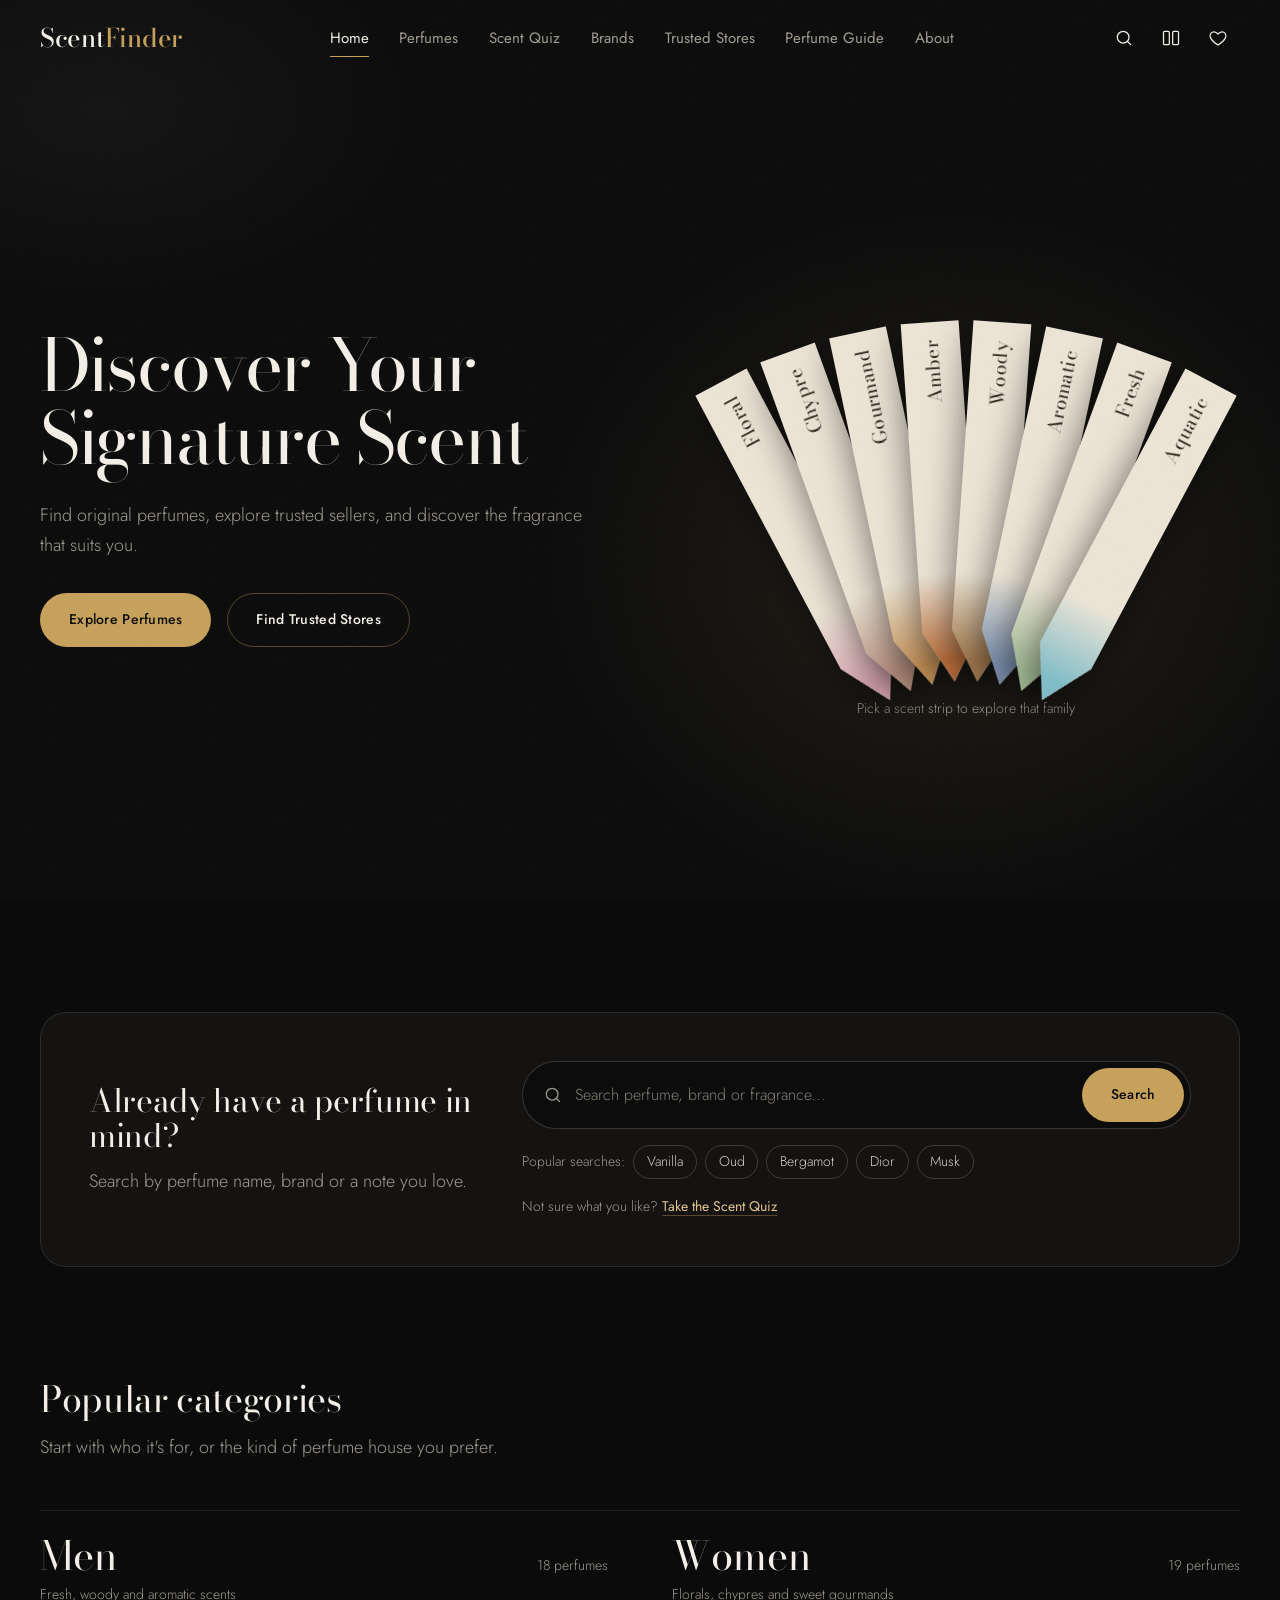
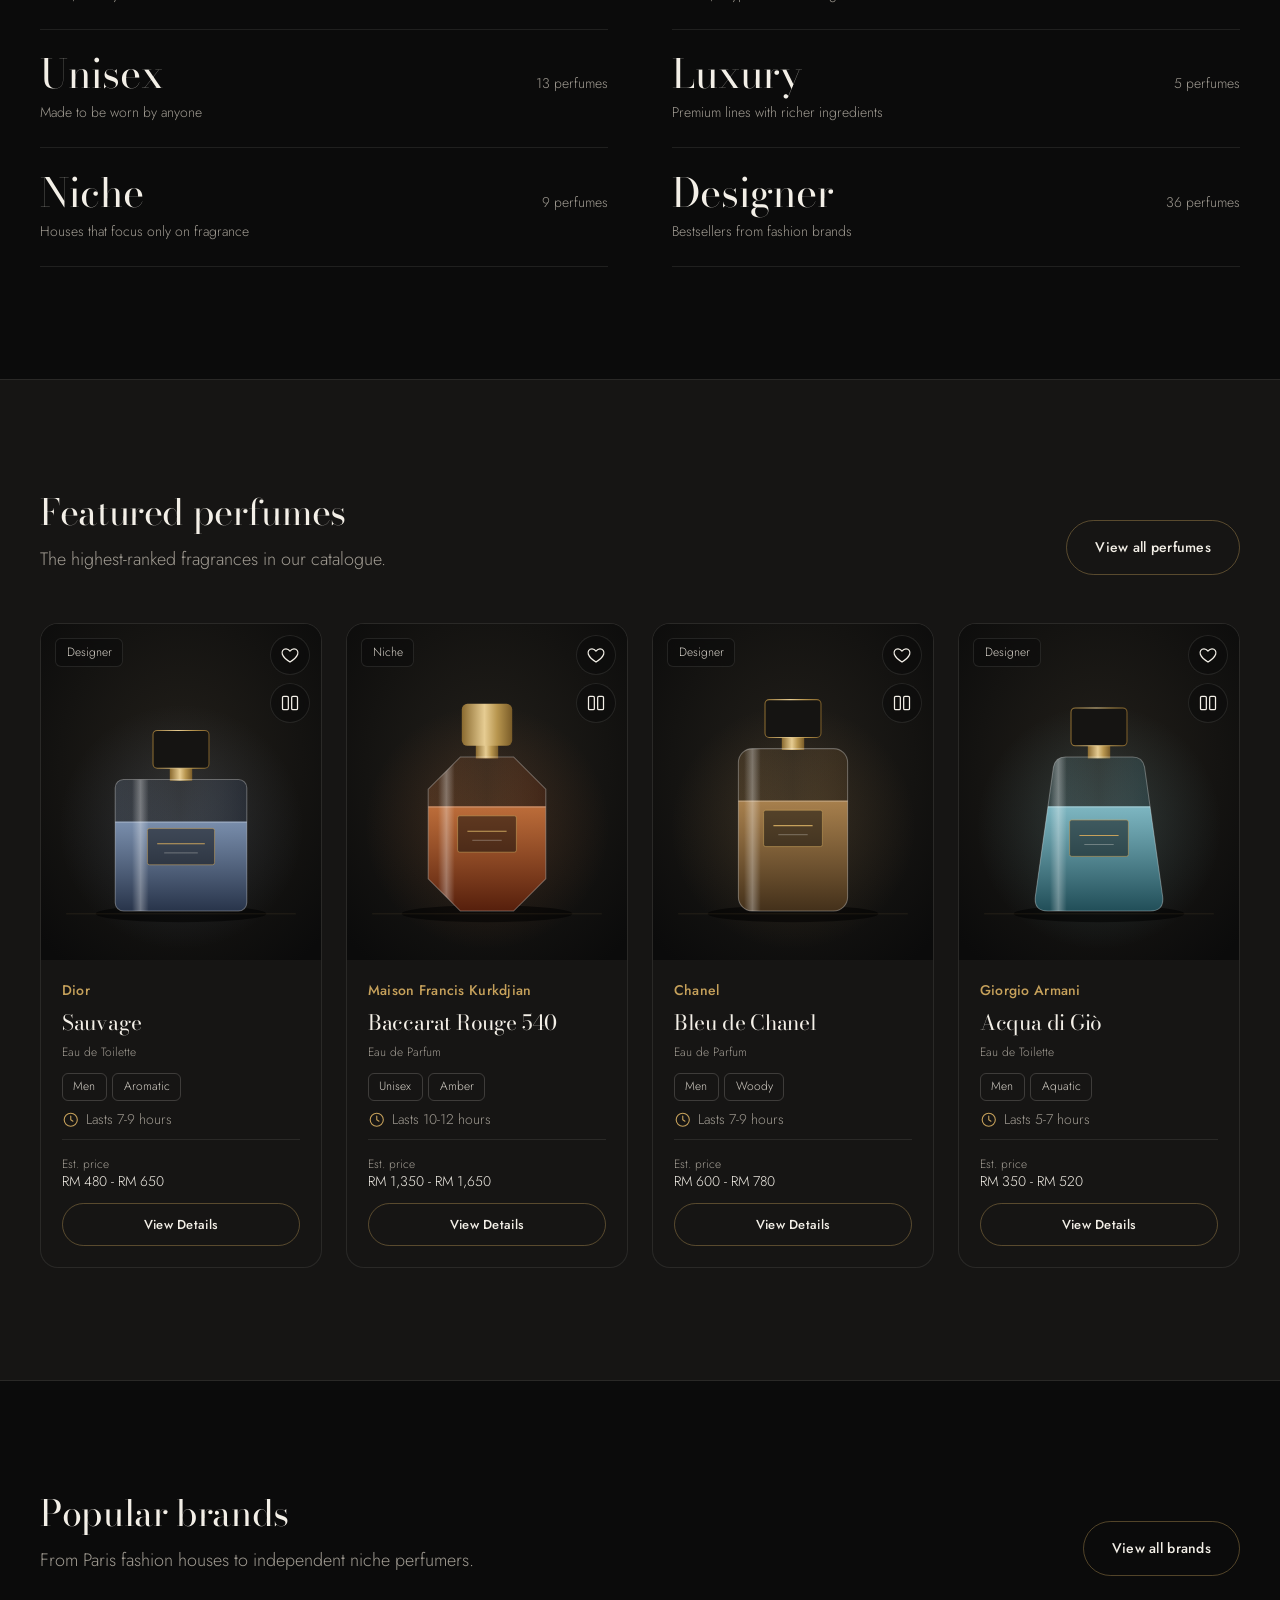
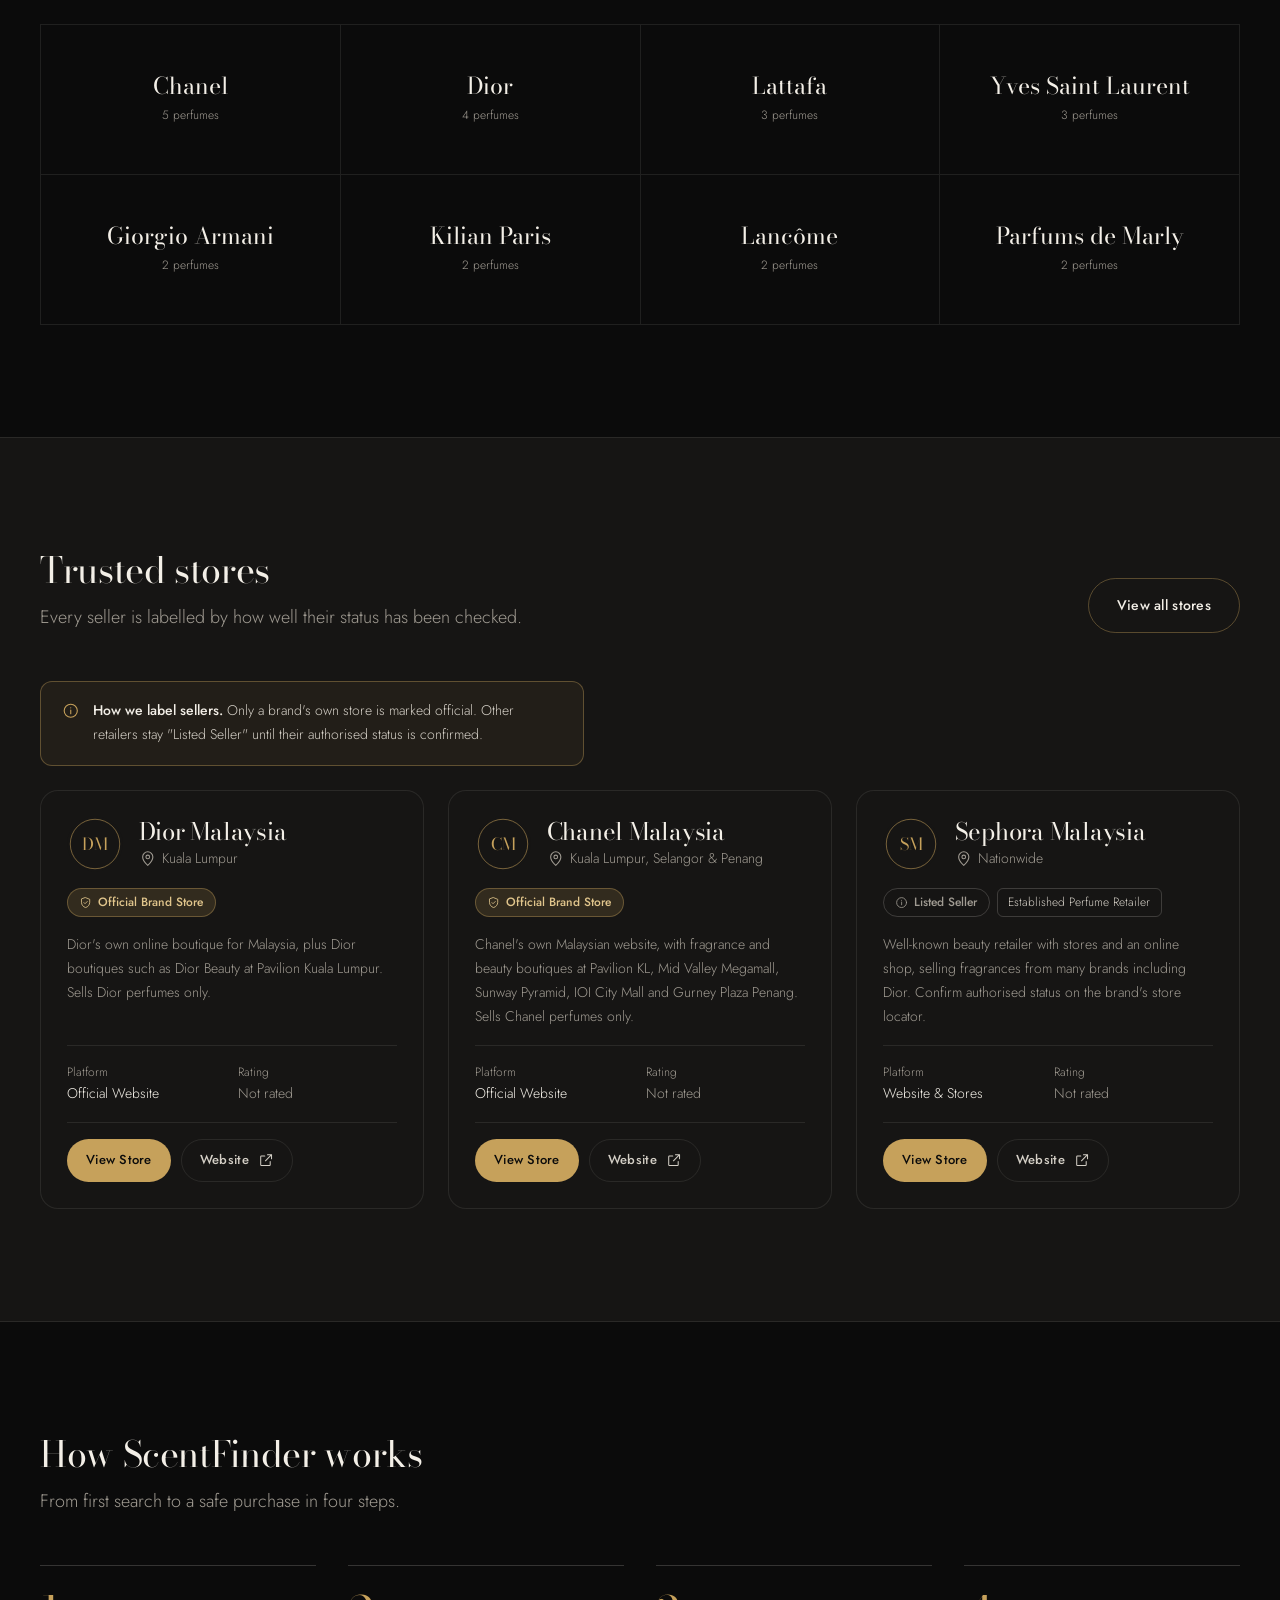
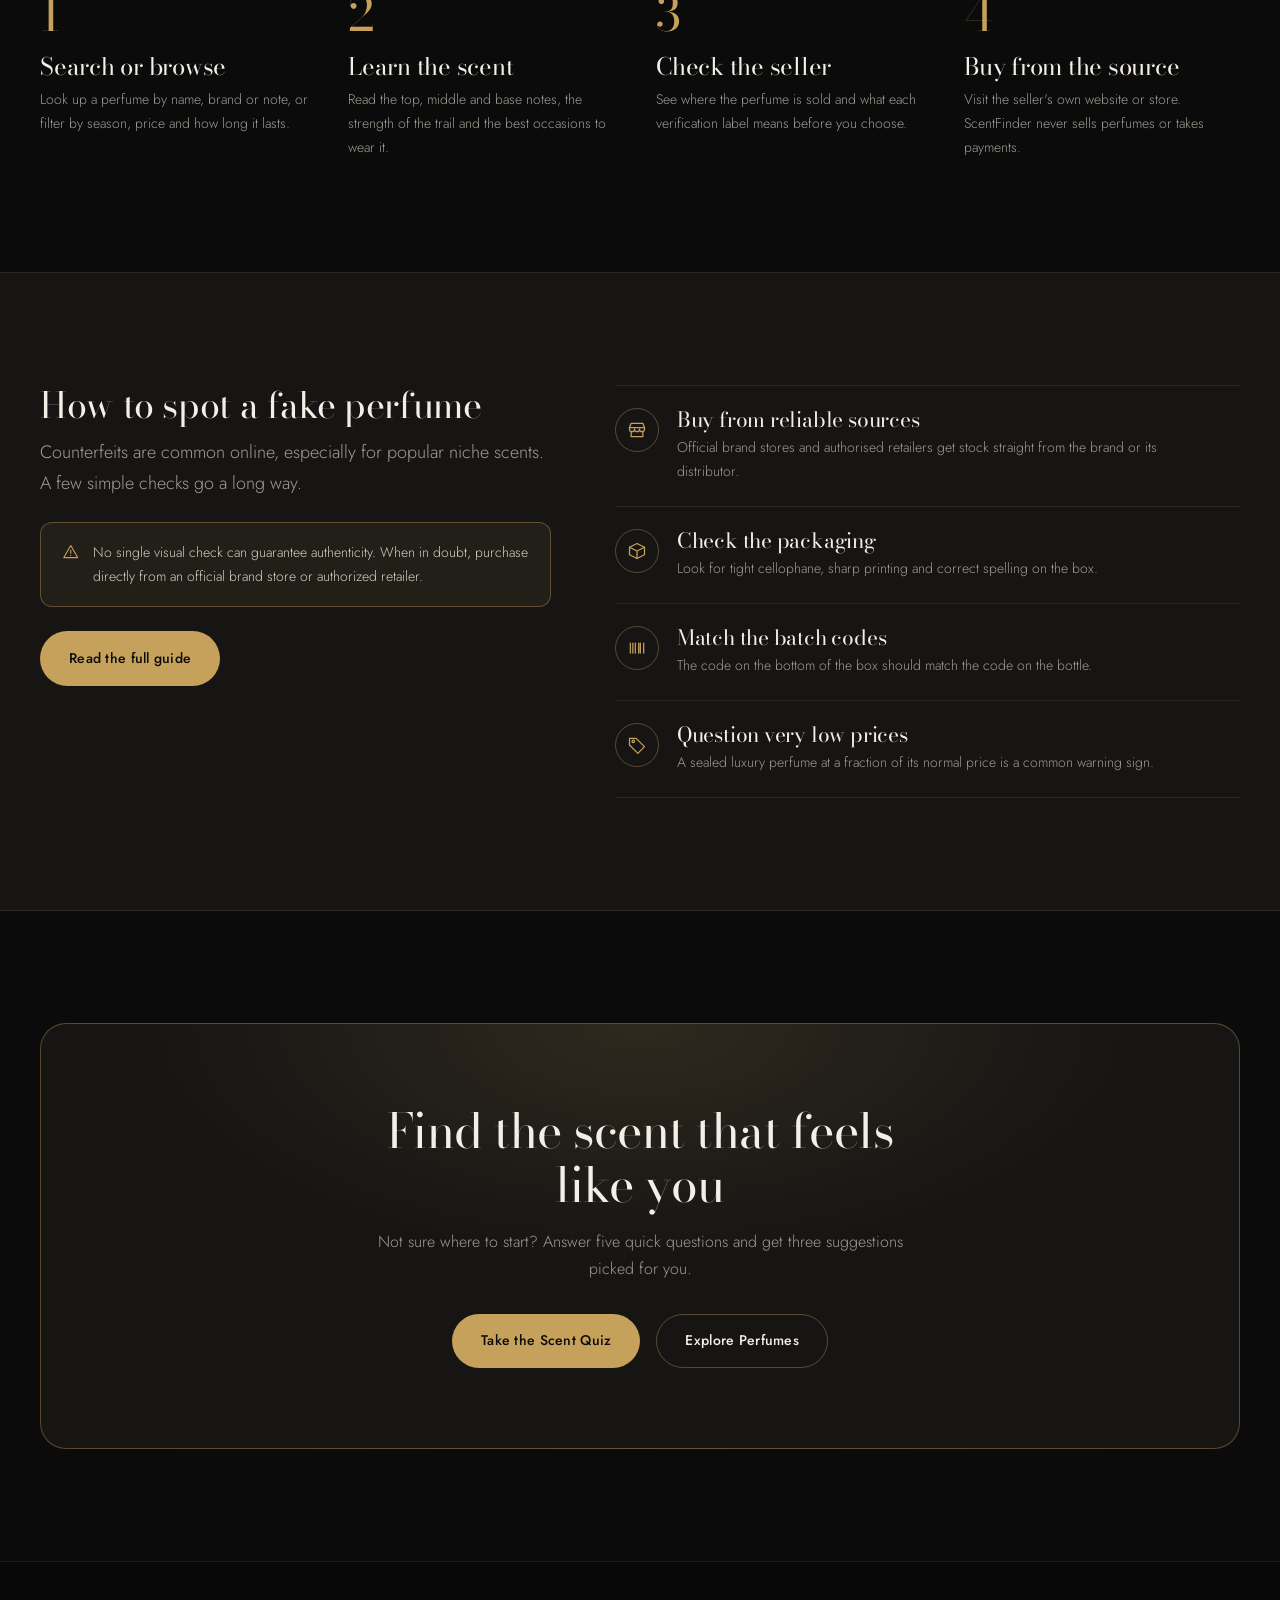
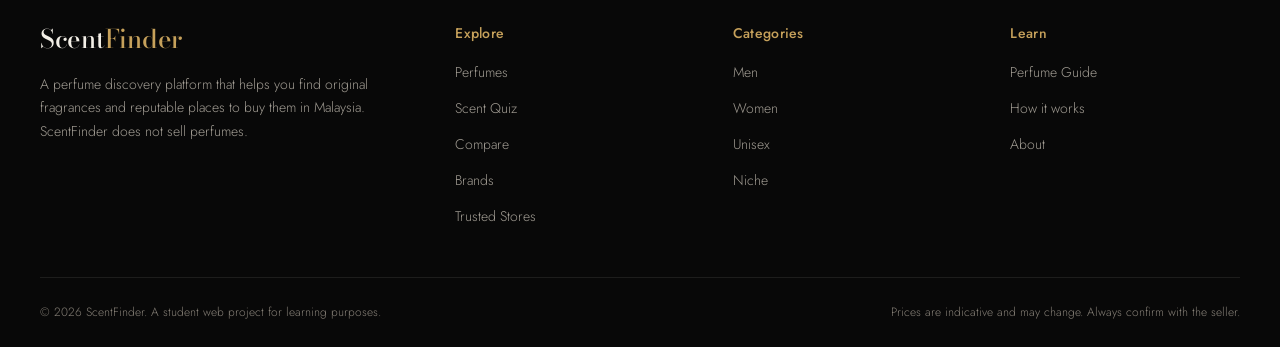
<file: index.html>
<!DOCTYPE html>
<html lang="en">
<head>
  <meta charset="UTF-8">
  <meta name="viewport" content="width=device-width, initial-scale=1.0">
  <title>ScentFinder | Discover Original Perfumes and Trusted Sellers in Malaysia</title>
  <meta name="description" content="Discover original perfumes, compare fragrance notes and find trusted perfume stores and sellers in Malaysia with ScentFinder.">
  <meta name="theme-color" content="#0B0B0B">

  <!-- Open Graph (how the page looks when shared on social media) -->
  <meta property="og:type" content="website">
  <meta property="og:site_name" content="ScentFinder">
  <meta property="og:title" content="ScentFinder | Discover Your Signature Scent">
  <meta property="og:description" content="Find original perfumes, explore trusted sellers, and discover the fragrance that suits you.">
  <meta property="og:image" content="images/banners/og-image.png">

  <link rel="icon" href="images/banners/favicon.svg" type="image/svg+xml">

  <!-- Fonts: Bodoni Moda (headings) and Jost (text) -->
  <link rel="preconnect" href="https://fonts.googleapis.com">
  <link rel="preconnect" href="https://fonts.gstatic.com" crossorigin>
  <link href="https://fonts.googleapis.com/css2?family=Bodoni+Moda:opsz,wght@6..96,400;6..96,500&family=Jost:wght@300;400;500&display=swap" rel="stylesheet">

  <link rel="stylesheet" href="css/style.css">
  <link rel="stylesheet" href="css/responsive.css">

  <!-- Tells the CSS that JavaScript is running (used for scroll animations) -->
  <script>document.documentElement.classList.add('js');</script>
  <script src="js/perfumes.js" defer></script>
  <script src="js/stores.js" defer></script>
  <script src="js/main.js" defer></script>
</head>
<body data-page="home">
  <a class="skip-link" href="#main">Skip to content</a>

  <!-- 1. Navigation bar (built by js/main.js) -->
  <header class="site-header" id="site-header"></header>

  <main id="main">

    <!-- 2. Hero -->
    <section class="hero" aria-labelledby="hero-title">
      <div class="container hero-grid">
        <div class="hero-content">
          <h1 id="hero-title" class="hero-title">Discover Your Signature Scent</h1>
          <p class="hero-subtitle">Find original perfumes, explore trusted sellers, and discover the fragrance that suits you.</p>
          <div class="hero-actions">
            <a href="perfumes.html" class="btn btn-gold">Explore Perfumes</a>
            <a href="stores.html" class="btn btn-outline">Find Trusted Stores</a>
          </div>
        </div>

        <!-- Perfume blotter strips: each one opens a scent family -->
        <nav class="blotter-fan" aria-label="Browse perfumes by scent family">
          <ul class="blotter-list">
            <li class="blotter-item" style="--angle:-28deg; --i:0; --tint:var(--tint-floral)">
              <a class="blotter" href="perfumes.html?family=Floral" data-family="Floral"><span>Floral</span></a>
            </li>
            <li class="blotter-item" style="--angle:-20deg; --i:1; --tint:var(--tint-chypre)">
              <a class="blotter" href="perfumes.html?family=Chypre" data-family="Chypre"><span>Chypre</span></a>
            </li>
            <li class="blotter-item" style="--angle:-12deg; --i:2; --tint:var(--tint-gourmand)">
              <a class="blotter" href="perfumes.html?family=Gourmand" data-family="Gourmand"><span>Gourmand</span></a>
            </li>
            <li class="blotter-item" style="--angle:-4deg; --i:3; --tint:var(--tint-amber)">
              <a class="blotter" href="perfumes.html?family=Amber" data-family="Amber"><span>Amber</span></a>
            </li>
            <li class="blotter-item" style="--angle:4deg; --i:4; --tint:var(--tint-woody)">
              <a class="blotter" href="perfumes.html?family=Woody" data-family="Woody"><span>Woody</span></a>
            </li>
            <li class="blotter-item" style="--angle:12deg; --i:5; --tint:var(--tint-aromatic)">
              <a class="blotter" href="perfumes.html?family=Aromatic" data-family="Aromatic"><span>Aromatic</span></a>
            </li>
            <li class="blotter-item" style="--angle:20deg; --i:6; --tint:var(--tint-fresh)">
              <a class="blotter" href="perfumes.html?family=Fresh" data-family="Fresh"><span>Fresh</span></a>
            </li>
            <li class="blotter-item" style="--angle:28deg; --i:7; --tint:var(--tint-aquatic)">
              <a class="blotter" href="perfumes.html?family=Aquatic" data-family="Aquatic"><span>Aquatic</span></a>
            </li>
          </ul>
          <p class="blotter-caption" id="blotter-caption">Pick a scent strip to explore that family</p>
        </nav>
      </div>
    </section>

    <!-- 3. Search perfume -->
    <section class="section" id="search" aria-labelledby="search-title">
      <div class="container">
        <div class="search-panel glass reveal">
          <div>
            <h2 id="search-title" class="section-title">Already have a perfume in mind?</h2>
            <p class="section-subtitle">Search by perfume name, brand or a note you love.</p>
          </div>
          <form class="search-form" action="perfumes.html" method="get" role="search">
            <div class="search-field">
              <svg class="icon" viewBox="0 0 24 24" aria-hidden="true"><circle cx="11" cy="11" r="7"/><path d="M20 20l-3.5-3.5"/></svg>
              <label for="home-search-input" class="visually-hidden">Search perfume, brand or fragrance</label>
              <input type="search" id="home-search-input" name="q" placeholder="Search perfume, brand or fragrance..." autocomplete="off">
              <button type="submit" class="btn btn-gold">Search</button>
              <ul class="suggestions" id="home-suggestions"></ul>
            </div>
            <div class="quick-tags">
              <span>Popular searches:</span>
              <a href="perfumes.html?q=vanilla">Vanilla</a>
              <a href="perfumes.html?q=oud">Oud</a>
              <a href="perfumes.html?q=bergamot">Bergamot</a>
              <a href="perfumes.html?brand=Dior">Dior</a>
              <a href="perfumes.html?q=musk">Musk</a>
            </div>
            <p class="small muted" style="margin-top: 1rem">Not sure what you like? <a href="quiz.html" class="text-link">Take the Scent Quiz</a></p>
          </form>
        </div>
      </div>
    </section>

    <!-- 4. Popular categories -->
    <section class="section" aria-labelledby="categories-title" style="padding-top: 0">
      <div class="container">
        <div class="section-header reveal">
          <h2 id="categories-title" class="section-title">Popular categories</h2>
          <p class="section-subtitle">Start with who it's for, or the kind of perfume house you prefer.</p>
        </div>
        <ul class="category-index">
          <li>
            <a class="category-link" href="perfumes.html?category=Men">
              <span><span class="category-name">Men</span><span class="category-desc">Fresh, woody and aromatic scents</span></span>
              <span class="category-count" data-category-count="Men"></span>
            </a>
          </li>
          <li>
            <a class="category-link" href="perfumes.html?category=Women">
              <span><span class="category-name">Women</span><span class="category-desc">Florals, chypres and sweet gourmands</span></span>
              <span class="category-count" data-category-count="Women"></span>
            </a>
          </li>
          <li>
            <a class="category-link" href="perfumes.html?category=Unisex">
              <span><span class="category-name">Unisex</span><span class="category-desc">Made to be worn by anyone</span></span>
              <span class="category-count" data-category-count="Unisex"></span>
            </a>
          </li>
          <li>
            <a class="category-link" href="perfumes.html?category=Luxury">
              <span><span class="category-name">Luxury</span><span class="category-desc">Premium lines with richer ingredients</span></span>
              <span class="category-count" data-category-count="Luxury"></span>
            </a>
          </li>
          <li>
            <a class="category-link" href="perfumes.html?category=Niche">
              <span><span class="category-name">Niche</span><span class="category-desc">Houses that focus only on fragrance</span></span>
              <span class="category-count" data-category-count="Niche"></span>
            </a>
          </li>
          <li>
            <a class="category-link" href="perfumes.html?category=Designer">
              <span><span class="category-name">Designer</span><span class="category-desc">Bestsellers from fashion brands</span></span>
              <span class="category-count" data-category-count="Designer"></span>
            </a>
          </li>
        </ul>
      </div>
    </section>

    <!-- 5. Featured perfumes -->
    <section class="section section-alt" aria-labelledby="featured-title">
      <div class="container">
        <div class="section-header-row reveal">
          <div class="section-header">
            <h2 id="featured-title" class="section-title">Featured perfumes</h2>
            <p class="section-subtitle">The highest-ranked fragrances in our catalogue.</p>
          </div>
          <a href="perfumes.html" class="btn btn-outline">View all perfumes</a>
        </div>
        <div class="perfume-grid" id="featured-perfumes"></div>
      </div>
    </section>

    <!-- 6. Popular brands -->
    <section class="section" aria-labelledby="brands-title">
      <div class="container">
        <div class="section-header-row reveal">
          <div class="section-header">
            <h2 id="brands-title" class="section-title">Popular brands</h2>
            <p class="section-subtitle">From Paris fashion houses to independent niche perfumers.</p>
          </div>
          <a href="brands.html" class="btn btn-outline">View all brands</a>
        </div>
        <div class="brand-wall" id="brand-tiles"></div>
      </div>
    </section>

    <!-- 7. Trusted stores -->
    <section class="section section-alt" aria-labelledby="stores-title">
      <div class="container">
        <div class="section-header-row reveal">
          <div class="section-header">
            <h2 id="stores-title" class="section-title">Trusted stores</h2>
            <p class="section-subtitle">Every seller is labelled by how well their status has been checked.</p>
          </div>
          <a href="stores.html" class="btn btn-outline">View all stores</a>
        </div>
        <p class="notice" style="margin-bottom: 1.5rem">
          <svg class="icon" viewBox="0 0 24 24" aria-hidden="true"><circle cx="12" cy="12" r="9"/><path d="M12 11v5M12 8h.01"/></svg>
          <span><strong>How we label sellers.</strong> Only a brand's own store is marked official. Other retailers stay "Listed Seller" until their authorised status is confirmed.</span>
        </p>
        <div class="store-grid" id="featured-stores"></div>
      </div>
    </section>

    <!-- 8. How it works -->
    <section class="section" id="how-it-works" aria-labelledby="how-title">
      <div class="container">
        <div class="section-header reveal">
          <h2 id="how-title" class="section-title">How ScentFinder works</h2>
          <p class="section-subtitle">From first search to a safe purchase in four steps.</p>
        </div>
        <ol class="steps">
          <li class="step">
            <h3>Search or browse</h3>
            <p>Look up a perfume by name, brand or note, or filter by season, price and how long it lasts.</p>
          </li>
          <li class="step">
            <h3>Learn the scent</h3>
            <p>Read the top, middle and base notes, the strength of the trail and the best occasions to wear it.</p>
          </li>
          <li class="step">
            <h3>Check the seller</h3>
            <p>See where the perfume is sold and what each verification label means before you choose.</p>
          </li>
          <li class="step">
            <h3>Buy from the source</h3>
            <p>Visit the seller's own website or store. ScentFinder never sells perfumes or takes payments.</p>
          </li>
        </ol>
      </div>
    </section>

    <!-- 9. Authenticity guide preview -->
    <section class="section section-alt" aria-labelledby="auth-title">
      <div class="container auth-grid">
        <div class="reveal">
          <h2 id="auth-title" class="section-title">How to spot a fake perfume</h2>
          <p class="section-subtitle">Counterfeits are common online, especially for popular niche scents. A few simple checks go a long way.</p>
          <p class="notice">
            <svg class="icon" viewBox="0 0 24 24" aria-hidden="true"><path d="M12 3.5l9.5 16.5h-19z"/><path d="M12 10v4M12 17h.01"/></svg>
            <span>No single visual check can guarantee authenticity. When in doubt, purchase directly from an official brand store or authorized retailer.</span>
          </p>
          <a href="guide.html" class="btn btn-gold">Read the full guide</a>
        </div>

        <ul class="tip-list">
          <li class="tip-item">
            <span class="tip-icon"><svg class="icon" viewBox="0 0 24 24" aria-hidden="true"><path d="M3 9l2-5h14l2 5M3 9h18v2a3 3 0 0 1-6 0 3 3 0 0 1-6 0 3 3 0 0 1-6 0zM5 13.5V20h14v-6.5"/></svg></span>
            <div>
              <h3>Buy from reliable sources</h3>
              <p>Official brand stores and authorised retailers get stock straight from the brand or its distributor.</p>
            </div>
          </li>
          <li class="tip-item">
            <span class="tip-icon"><svg class="icon" viewBox="0 0 24 24" aria-hidden="true"><path d="M3 7.5L12 3l9 4.5v9L12 21l-9-4.5z"/><path d="M3 7.5L12 12l9-4.5M12 12v9"/></svg></span>
            <div>
              <h3>Check the packaging</h3>
              <p>Look for tight cellophane, sharp printing and correct spelling on the box.</p>
            </div>
          </li>
          <li class="tip-item">
            <span class="tip-icon"><svg class="icon" viewBox="0 0 24 24" aria-hidden="true"><path d="M4 6v12M7 6v12M10 6v12M14 6v12M16 6v12M20 6v12"/></svg></span>
            <div>
              <h3>Match the batch codes</h3>
              <p>The code on the bottom of the box should match the code on the bottle.</p>
            </div>
          </li>
          <li class="tip-item">
            <span class="tip-icon"><svg class="icon" viewBox="0 0 24 24" aria-hidden="true"><path d="M3 12V4h8l10 10-8 8z"/><circle cx="7.5" cy="7.5" r="1.5"/></svg></span>
            <div>
              <h3>Question very low prices</h3>
              <p>A sealed luxury perfume at a fraction of its normal price is a common warning sign.</p>
            </div>
          </li>
        </ul>
      </div>
    </section>

    <!-- 10. Call to action -->
    <section class="section" aria-labelledby="cta-title">
      <div class="container">
        <div class="cta reveal">
          <h2 id="cta-title">Find the scent that feels like you</h2>
          <p>Not sure where to start? Answer five quick questions and get three suggestions picked for you.</p>
          <div class="cta-actions">
            <a href="quiz.html" class="btn btn-gold">Take the Scent Quiz</a>
            <a href="perfumes.html" class="btn btn-outline">Explore Perfumes</a>
          </div>
        </div>
      </div>
    </section>

  </main>

  <!-- 11. Footer (built by js/main.js) -->
  <footer class="site-footer" id="site-footer"></footer>
</body>
</html>
</file>
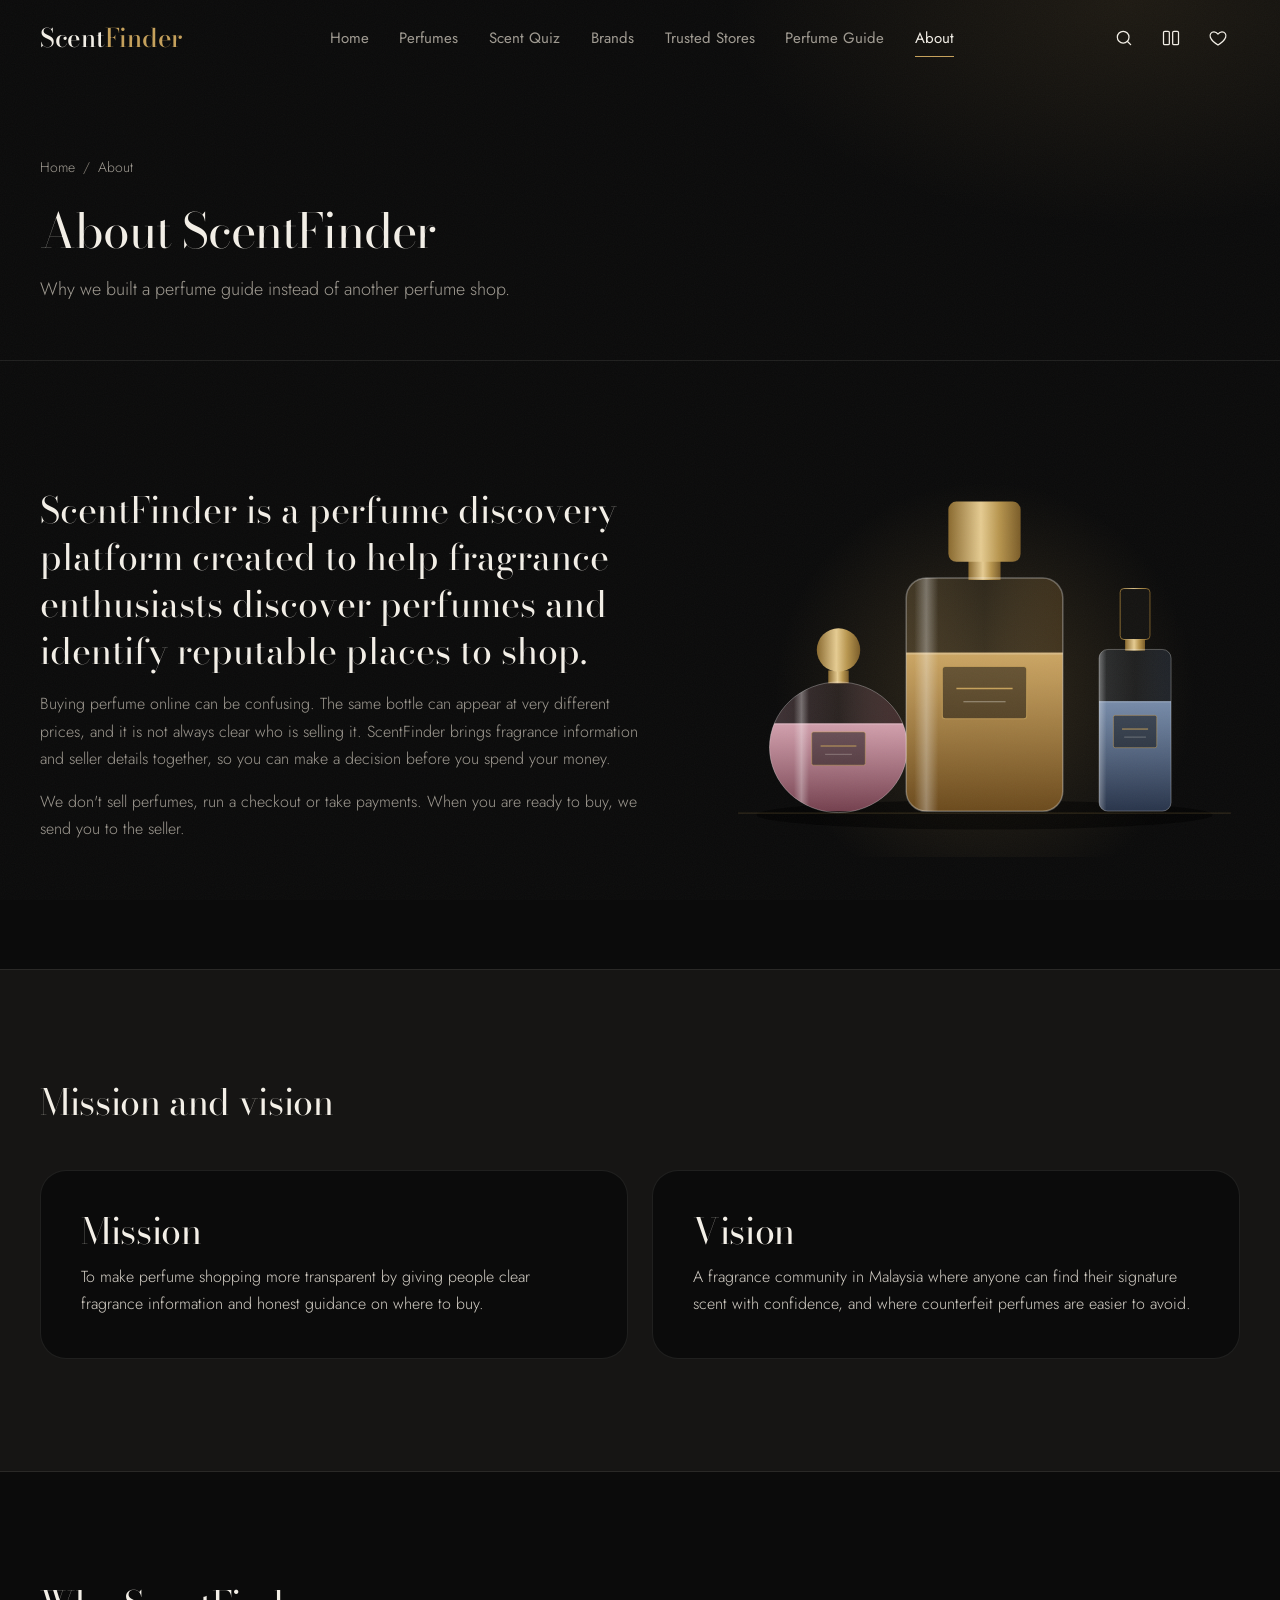
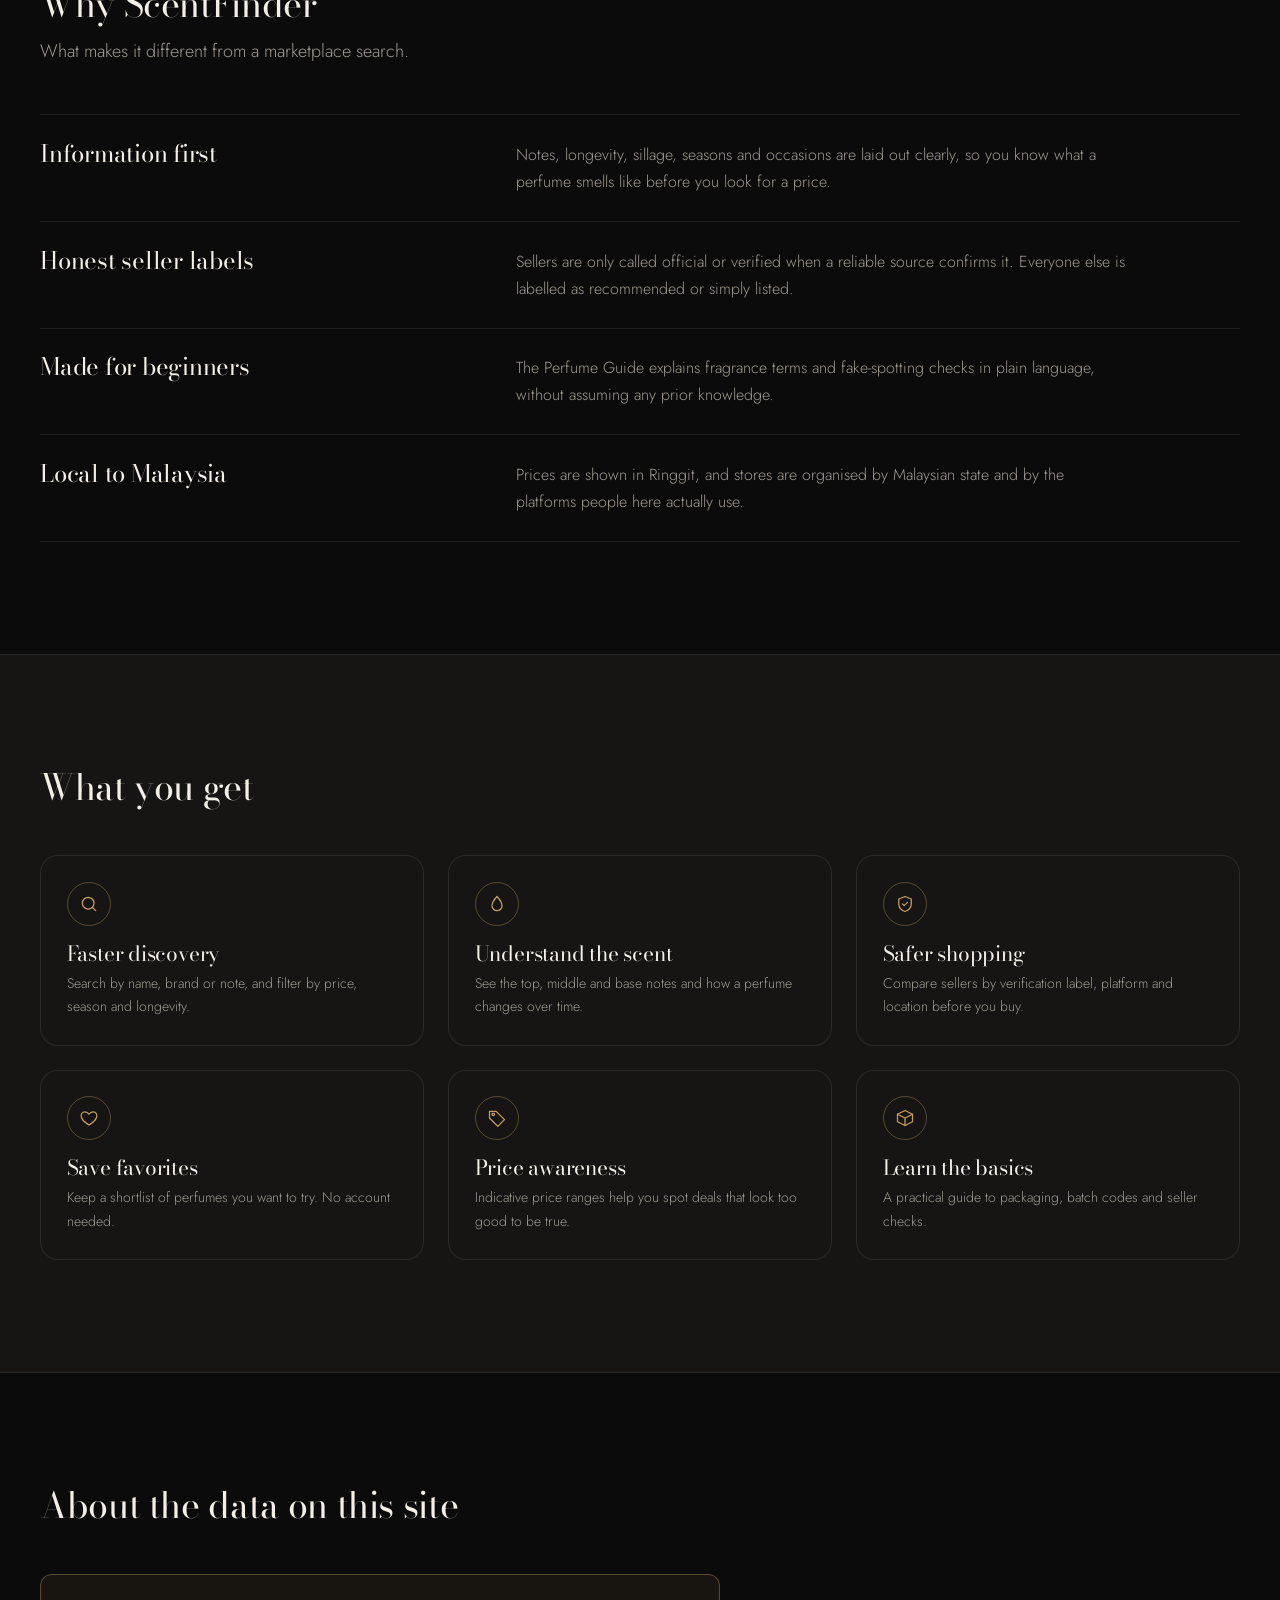
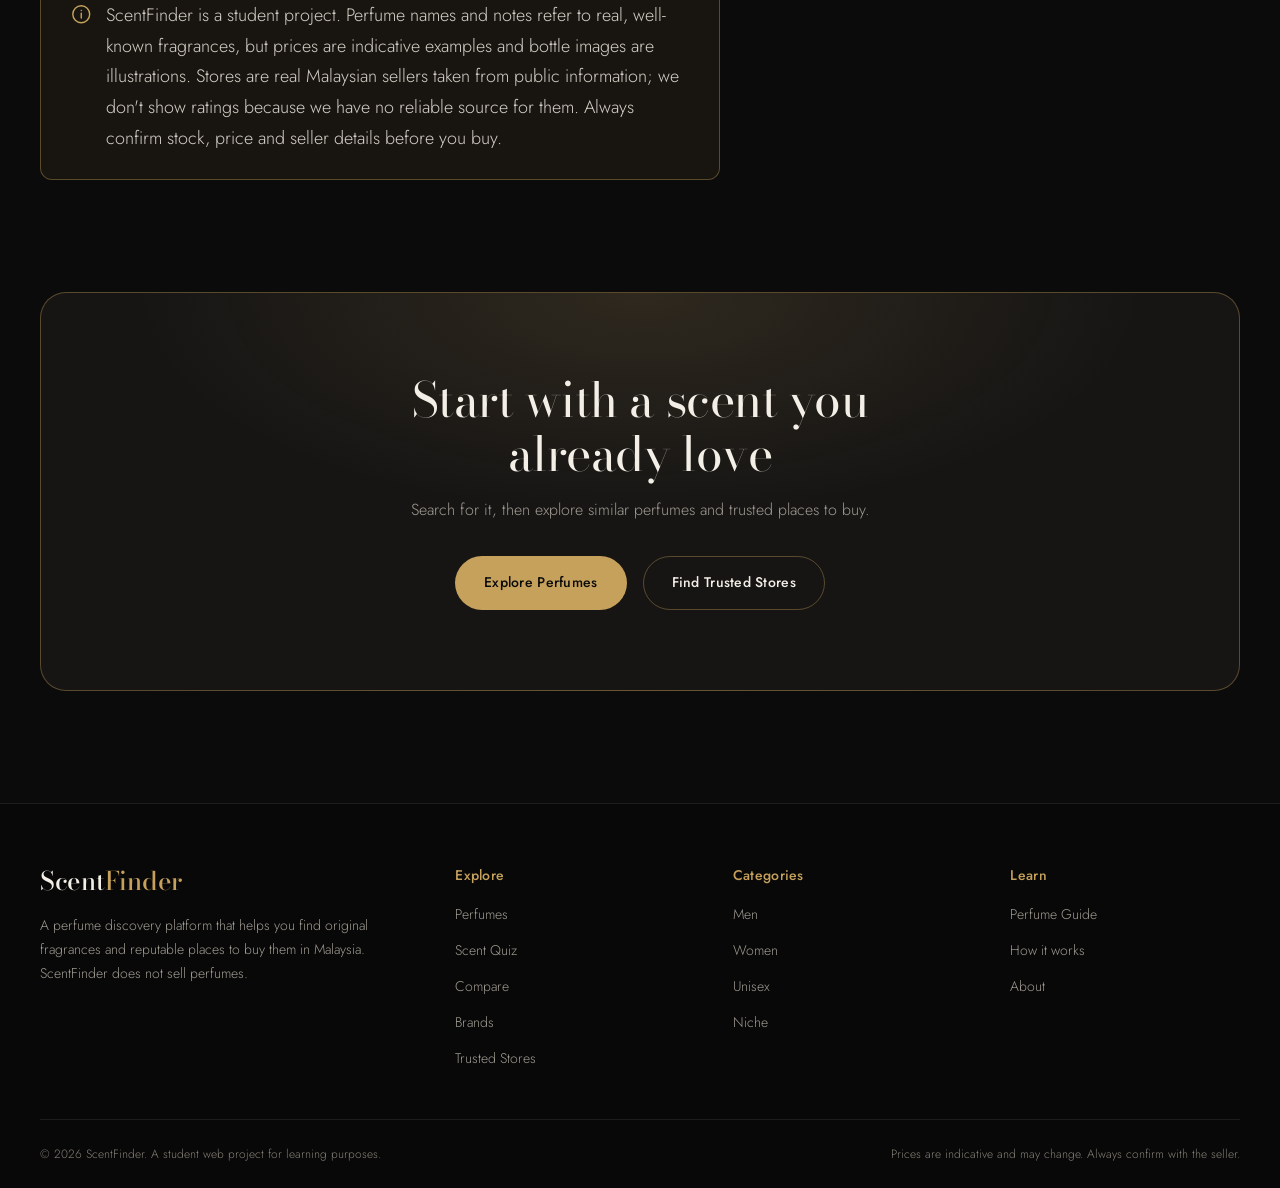
<file: about.html>
<!DOCTYPE html>
<html lang="en">
<head>
  <meta charset="UTF-8">
  <meta name="viewport" content="width=device-width, initial-scale=1.0">
  <title>About ScentFinder | Perfume Discovery Platform</title>
  <meta name="description" content="ScentFinder is a perfume discovery platform that helps fragrance lovers discover perfumes and identify reputable places to shop.">
  <meta name="theme-color" content="#0B0B0B">

  <meta property="og:type" content="website">
  <meta property="og:site_name" content="ScentFinder">
  <meta property="og:title" content="About ScentFinder">
  <meta property="og:description" content="Our mission, vision and why ScentFinder exists.">
  <meta property="og:image" content="images/banners/og-image.png">

  <link rel="icon" href="images/banners/favicon.svg" type="image/svg+xml">
  <link rel="preconnect" href="https://fonts.googleapis.com">
  <link rel="preconnect" href="https://fonts.gstatic.com" crossorigin>
  <link href="https://fonts.googleapis.com/css2?family=Bodoni+Moda:opsz,wght@6..96,400;6..96,500&family=Jost:wght@300;400;500&display=swap" rel="stylesheet">
  <link rel="stylesheet" href="css/style.css">
  <link rel="stylesheet" href="css/responsive.css">

  <script>document.documentElement.classList.add('js');</script>
  <script src="js/perfumes.js" defer></script>
  <script src="js/stores.js" defer></script>
  <script src="js/main.js" defer></script>
</head>
<body data-page="about">
  <a class="skip-link" href="#main">Skip to content</a>
  <header class="site-header" id="site-header"></header>

  <main id="main">
    <section class="page-hero">
      <div class="container">
        <nav class="breadcrumb" aria-label="Breadcrumb">
          <ol>
            <li><a href="index.html">Home</a></li>
            <li aria-current="page">About</li>
          </ol>
        </nav>
        <h1 class="page-title">About ScentFinder</h1>
        <p class="page-subtitle">Why we built a perfume guide instead of another perfume shop.</p>
      </div>
    </section>

    <!-- Introduction -->
    <section class="section">
      <div class="container about-intro">
        <div>
          <p class="about-statement">ScentFinder is a perfume discovery platform created to help fragrance enthusiasts discover perfumes and identify reputable places to shop.</p>
          <p>Buying perfume online can be confusing. The same bottle can appear at very different prices, and it is not always clear who is selling it. ScentFinder brings fragrance information and seller details together, so you can make a decision before you spend your money.</p>
          <p>We don't sell perfumes, run a checkout or take payments. When you are ready to buy, we send you to the seller.</p>
        </div>
        <div class="about-visual">
          <img src="images/banners/hero-bottles.svg" alt="Illustration of three perfume bottles in gold, rose and blue glass" width="560" height="420">
        </div>
      </div>
    </section>

    <!-- Mission and vision -->
    <section class="section section-alt" aria-labelledby="mv-title">
      <div class="container">
        <div class="section-header reveal">
          <h2 id="mv-title" class="section-title">Mission and vision</h2>
        </div>
        <div class="mv-grid">
          <article class="mv-card">
            <h3>Mission</h3>
            <p>To make perfume shopping more transparent by giving people clear fragrance information and honest guidance on where to buy.</p>
          </article>
          <article class="mv-card">
            <h3>Vision</h3>
            <p>A fragrance community in Malaysia where anyone can find their signature scent with confidence, and where counterfeit perfumes are easier to avoid.</p>
          </article>
        </div>
      </div>
    </section>

    <!-- Why ScentFinder -->
    <section class="section" aria-labelledby="why-title">
      <div class="container">
        <div class="section-header reveal">
          <h2 id="why-title" class="section-title">Why ScentFinder</h2>
          <p class="section-subtitle">What makes it different from a marketplace search.</p>
        </div>
        <div class="reason-list">
          <div class="reason">
            <h3>Information first</h3>
            <p>Notes, longevity, sillage, seasons and occasions are laid out clearly, so you know what a perfume smells like before you look for a price.</p>
          </div>
          <div class="reason">
            <h3>Honest seller labels</h3>
            <p>Sellers are only called official or verified when a reliable source confirms it. Everyone else is labelled as recommended or simply listed.</p>
          </div>
          <div class="reason">
            <h3>Made for beginners</h3>
            <p>The Perfume Guide explains fragrance terms and fake-spotting checks in plain language, without assuming any prior knowledge.</p>
          </div>
          <div class="reason">
            <h3>Local to Malaysia</h3>
            <p>Prices are shown in Ringgit, and stores are organised by Malaysian state and by the platforms people here actually use.</p>
          </div>
        </div>
      </div>
    </section>

    <!-- User benefits -->
    <section class="section section-alt" aria-labelledby="benefits-title">
      <div class="container">
        <div class="section-header reveal">
          <h2 id="benefits-title" class="section-title">What you get</h2>
        </div>
        <div class="benefit-grid">
          <article class="benefit">
            <span class="tip-icon"><svg class="icon" viewBox="0 0 24 24" aria-hidden="true"><circle cx="11" cy="11" r="7"/><path d="M20 20l-3.5-3.5"/></svg></span>
            <h3>Faster discovery</h3>
            <p>Search by name, brand or note, and filter by price, season and longevity.</p>
          </article>
          <article class="benefit">
            <span class="tip-icon"><svg class="icon" viewBox="0 0 24 24" aria-hidden="true"><path d="M12 3s6 6.4 6 11a6 6 0 0 1-12 0c0-4.6 6-11 6-11z"/></svg></span>
            <h3>Understand the scent</h3>
            <p>See the top, middle and base notes and how a perfume changes over time.</p>
          </article>
          <article class="benefit">
            <span class="tip-icon"><svg class="icon" viewBox="0 0 24 24" aria-hidden="true"><path d="M12 3l7.5 3v5.5c0 4.6-3.2 8.3-7.5 9.5-4.3-1.2-7.5-4.9-7.5-9.5V6z"/><path d="M9 12l2 2 4-4"/></svg></span>
            <h3>Safer shopping</h3>
            <p>Compare sellers by verification label, platform and location before you buy.</p>
          </article>
          <article class="benefit">
            <span class="tip-icon"><svg class="icon" viewBox="0 0 24 24" aria-hidden="true"><path d="M12 20.5s-7.5-4.6-9.2-9.3C1.6 7.9 3.8 4.5 7.2 4.5c2 0 3.6 1.1 4.8 2.8 1.2-1.7 2.8-2.8 4.8-2.8 3.4 0 5.6 3.4 4.4 6.7-1.7 4.7-9.2 9.3-9.2 9.3z"/></svg></span>
            <h3>Save favorites</h3>
            <p>Keep a shortlist of perfumes you want to try. No account needed.</p>
          </article>
          <article class="benefit">
            <span class="tip-icon"><svg class="icon" viewBox="0 0 24 24" aria-hidden="true"><path d="M3 12V4h8l10 10-8 8z"/><circle cx="7.5" cy="7.5" r="1.5"/></svg></span>
            <h3>Price awareness</h3>
            <p>Indicative price ranges help you spot deals that look too good to be true.</p>
          </article>
          <article class="benefit">
            <span class="tip-icon"><svg class="icon" viewBox="0 0 24 24" aria-hidden="true"><path d="M3 7.5L12 3l9 4.5v9L12 21l-9-4.5z"/><path d="M3 7.5L12 12l9-4.5M12 12v9"/></svg></span>
            <h3>Learn the basics</h3>
            <p>A practical guide to packaging, batch codes and seller checks.</p>
          </article>
        </div>
      </div>
    </section>

    <!-- Transparency -->
    <section class="section" aria-labelledby="transparency-title">
      <div class="container">
        <div class="section-header reveal">
          <h2 id="transparency-title" class="section-title">About the data on this site</h2>
        </div>
        <p class="notice notice-lg" role="note">
          <svg class="icon" viewBox="0 0 24 24" aria-hidden="true"><circle cx="12" cy="12" r="9"/><path d="M12 11v5M12 8h.01"/></svg>
          <span>ScentFinder is a student project. Perfume names and notes refer to real, well-known fragrances, but prices are indicative examples and bottle images are illustrations. Stores are real Malaysian sellers taken from public information; we don't show ratings because we have no reliable source for them. Always confirm stock, price and seller details before you buy.</span>
        </p>
      </div>
    </section>

    <section class="section" aria-labelledby="about-cta-title" style="padding-top: 0">
      <div class="container">
        <div class="cta reveal">
          <h2 id="about-cta-title">Start with a scent you already love</h2>
          <p>Search for it, then explore similar perfumes and trusted places to buy.</p>
          <div class="cta-actions">
            <a href="perfumes.html" class="btn btn-gold">Explore Perfumes</a>
            <a href="stores.html" class="btn btn-outline">Find Trusted Stores</a>
          </div>
        </div>
      </div>
    </section>
  </main>

  <footer class="site-footer" id="site-footer"></footer>
</body>
</html>
</file>
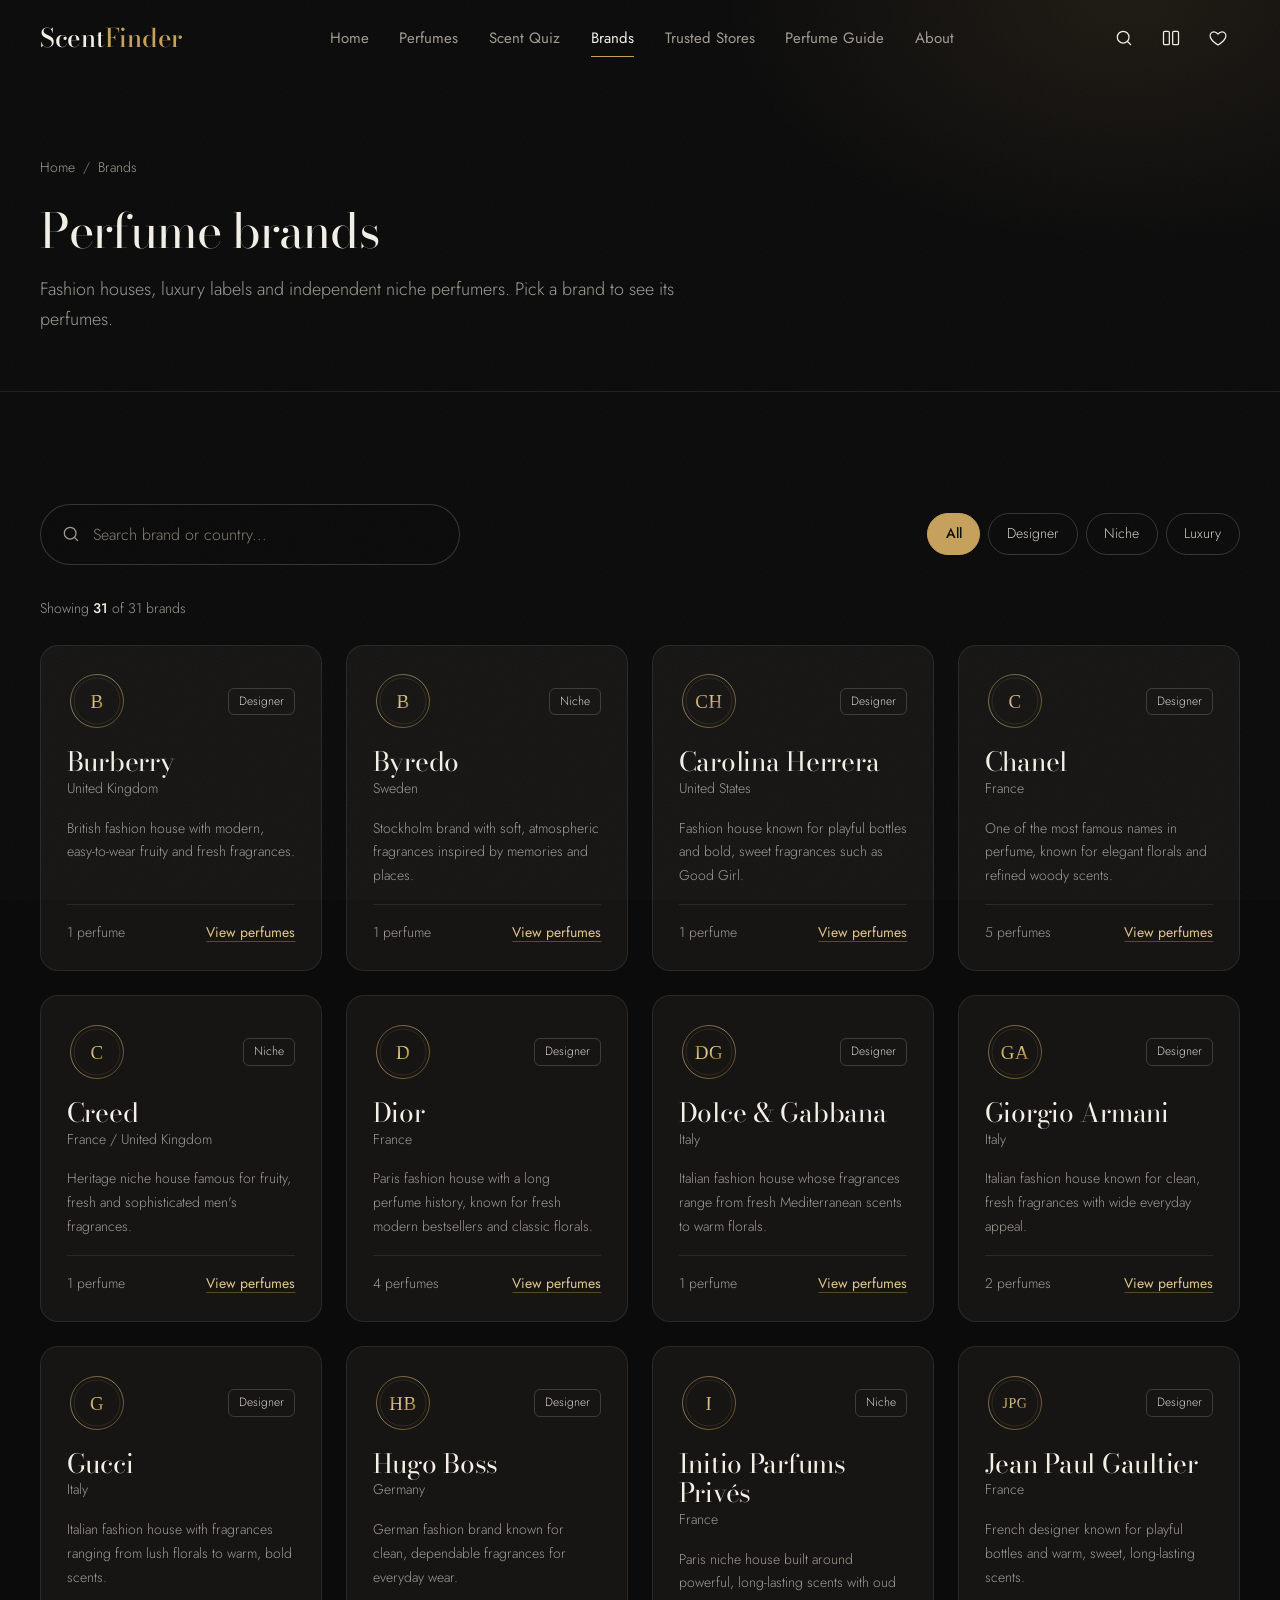
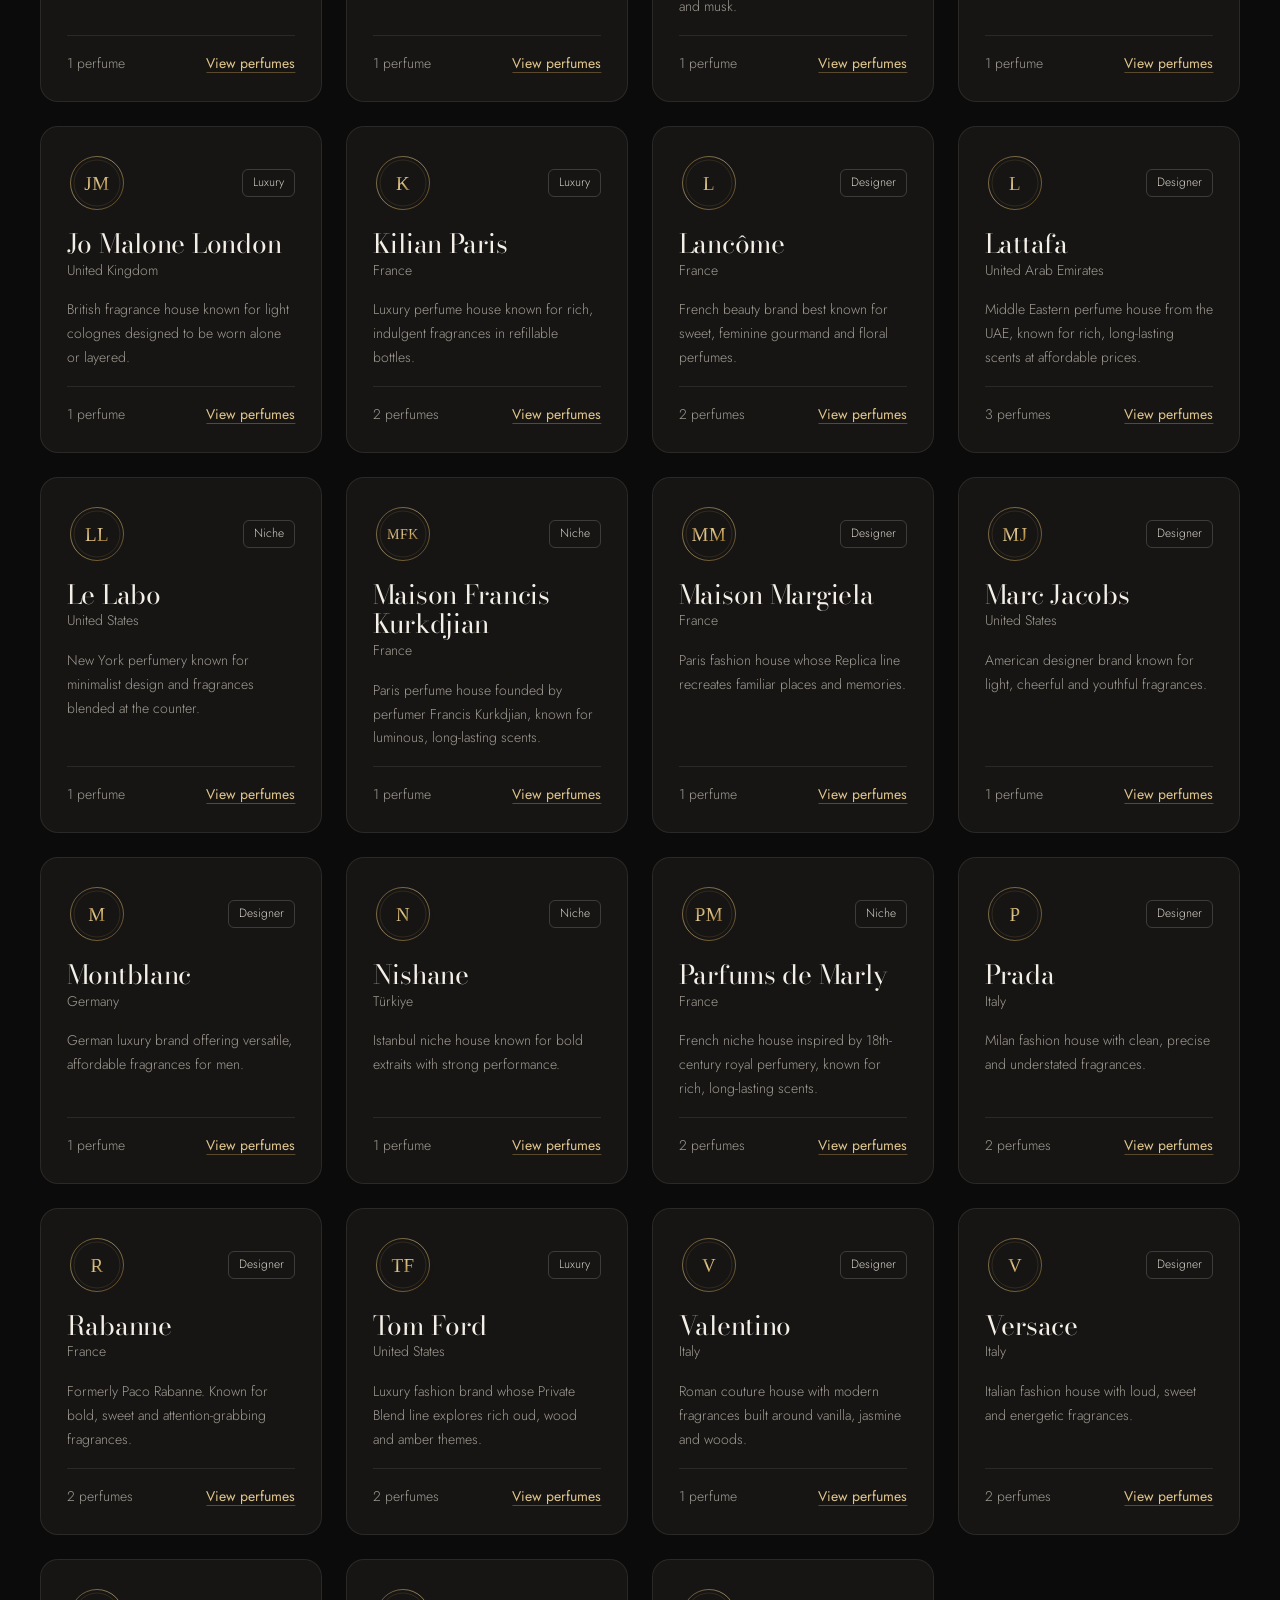
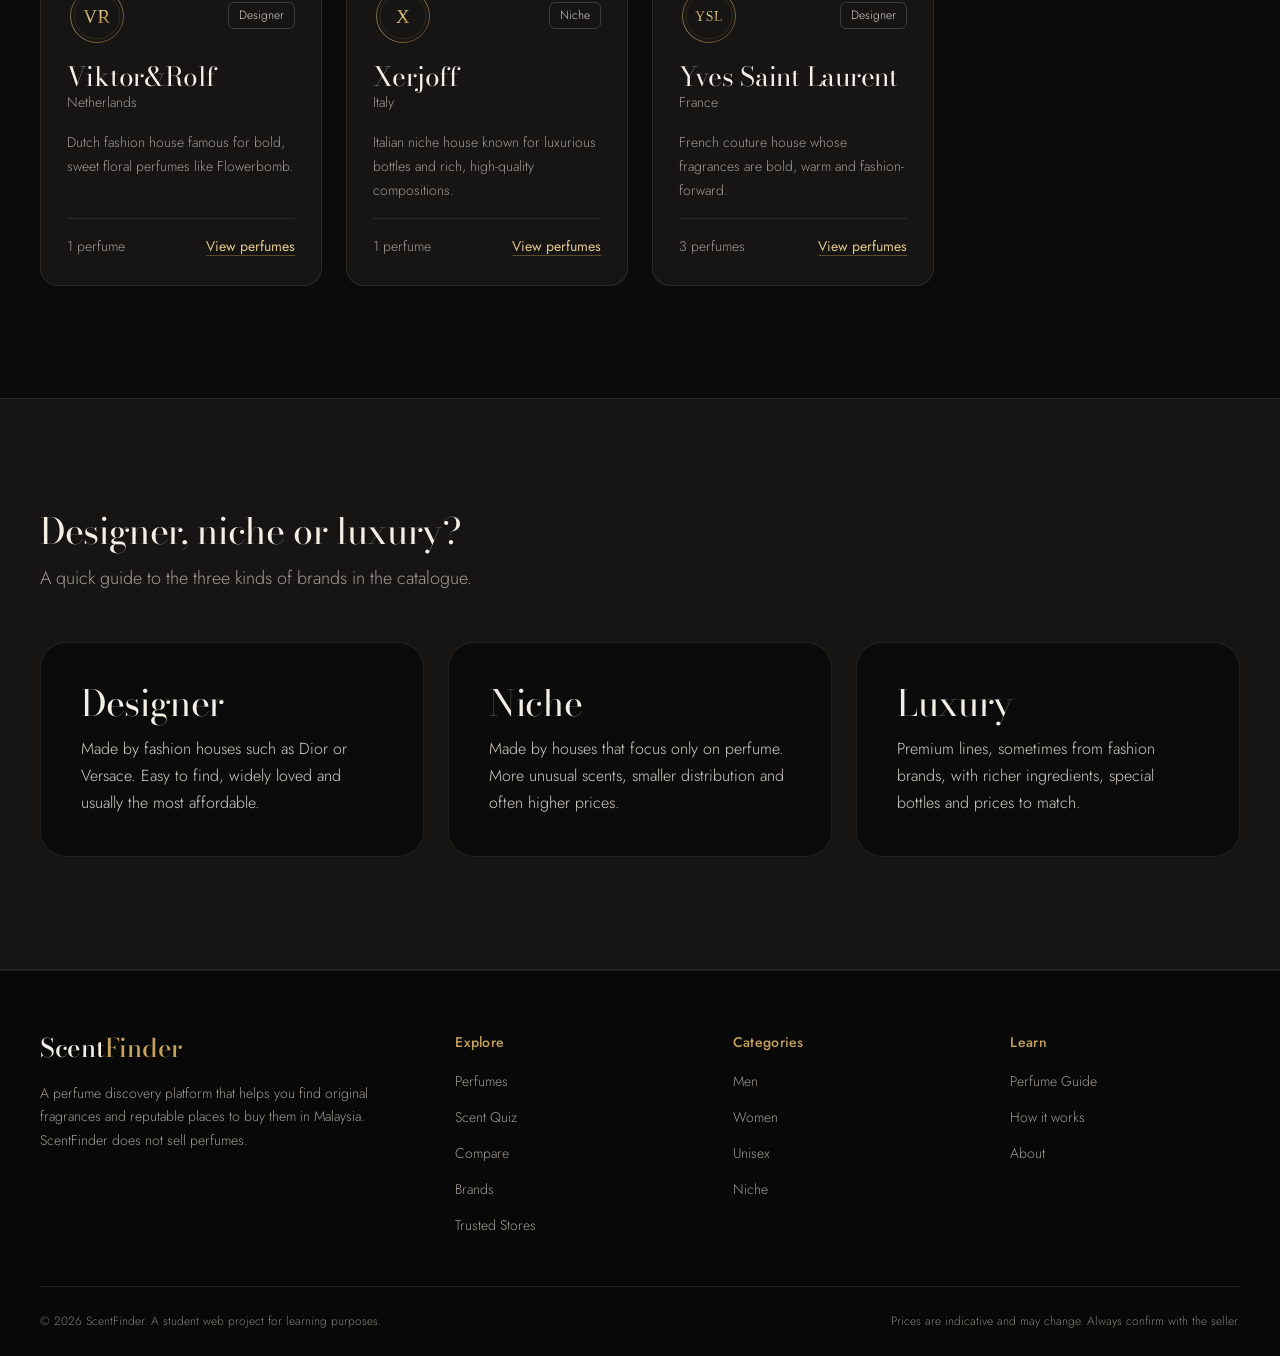
<file: brands.html>
<!DOCTYPE html>
<html lang="en">
<head>
  <meta charset="UTF-8">
  <meta name="viewport" content="width=device-width, initial-scale=1.0">
  <title>Perfume Brands | ScentFinder</title>
  <meta name="description" content="Explore designer, niche and luxury perfume brands and browse their fragrances on ScentFinder.">
  <meta name="theme-color" content="#0B0B0B">

  <meta property="og:type" content="website">
  <meta property="og:site_name" content="ScentFinder">
  <meta property="og:title" content="Perfume Brands | ScentFinder">
  <meta property="og:description" content="Designer, niche and luxury perfume houses in one place.">
  <meta property="og:image" content="images/banners/og-image.png">

  <link rel="icon" href="images/banners/favicon.svg" type="image/svg+xml">
  <link rel="preconnect" href="https://fonts.googleapis.com">
  <link rel="preconnect" href="https://fonts.gstatic.com" crossorigin>
  <link href="https://fonts.googleapis.com/css2?family=Bodoni+Moda:opsz,wght@6..96,400;6..96,500&family=Jost:wght@300;400;500&display=swap" rel="stylesheet">
  <link rel="stylesheet" href="css/style.css">
  <link rel="stylesheet" href="css/responsive.css">

  <script>document.documentElement.classList.add('js');</script>
  <script src="js/perfumes.js" defer></script>
  <script src="js/stores.js" defer></script>
  <script src="js/main.js" defer></script>
</head>
<body data-page="brands">
  <a class="skip-link" href="#main">Skip to content</a>
  <header class="site-header" id="site-header"></header>

  <main id="main">
    <section class="page-hero">
      <div class="container">
        <nav class="breadcrumb" aria-label="Breadcrumb">
          <ol>
            <li><a href="index.html">Home</a></li>
            <li aria-current="page">Brands</li>
          </ol>
        </nav>
        <h1 class="page-title">Perfume brands</h1>
        <p class="page-subtitle">Fashion houses, luxury labels and independent niche perfumers. Pick a brand to see its perfumes.</p>
      </div>
    </section>

    <section class="section" aria-label="Brand list">
      <div class="container">
        <div class="brand-toolbar">
          <div class="search-field search-field-plain">
            <svg class="icon" viewBox="0 0 24 24" aria-hidden="true"><circle cx="11" cy="11" r="7"/><path d="M20 20l-3.5-3.5"/></svg>
            <label for="brand-search" class="visually-hidden">Search brands</label>
            <input type="search" id="brand-search" placeholder="Search brand or country..." autocomplete="off">
          </div>
          <div class="category-chips" role="group" aria-label="Brand type">
            <button class="chip is-active" type="button" data-brand-type="All" aria-pressed="true">All</button>
            <button class="chip" type="button" data-brand-type="Designer" aria-pressed="false">Designer</button>
            <button class="chip" type="button" data-brand-type="Niche" aria-pressed="false">Niche</button>
            <button class="chip" type="button" data-brand-type="Luxury" aria-pressed="false">Luxury</button>
          </div>
        </div>

        <p class="results-count" id="brand-count" aria-live="polite" style="margin-bottom: 1.5rem"></p>

        <div class="brand-card-grid" id="brand-grid"></div>

        <div class="empty-state" id="brand-empty" hidden>
          <h2>No brands found</h2>
          <p>Check the spelling, or clear the search to see every brand.</p>
          <button class="btn btn-outline" type="button" id="brand-clear">Clear search</button>
        </div>
      </div>
    </section>

    <section class="section section-alt" aria-labelledby="types-title">
      <div class="container">
        <div class="section-header reveal">
          <h2 id="types-title" class="section-title">Designer, niche or luxury?</h2>
          <p class="section-subtitle">A quick guide to the three kinds of brands in the catalogue.</p>
        </div>
        <div class="mv-grid" style="grid-template-columns: repeat(auto-fit, minmax(min(260px, 100%), 1fr))">
          <article class="mv-card">
            <h3>Designer</h3>
            <p>Made by fashion houses such as Dior or Versace. Easy to find, widely loved and usually the most affordable.</p>
          </article>
          <article class="mv-card">
            <h3>Niche</h3>
            <p>Made by houses that focus only on perfume. More unusual scents, smaller distribution and often higher prices.</p>
          </article>
          <article class="mv-card">
            <h3>Luxury</h3>
            <p>Premium lines, sometimes from fashion brands, with richer ingredients, special bottles and prices to match.</p>
          </article>
        </div>
      </div>
    </section>
  </main>

  <footer class="site-footer" id="site-footer"></footer>
</body>
</html>
</file>
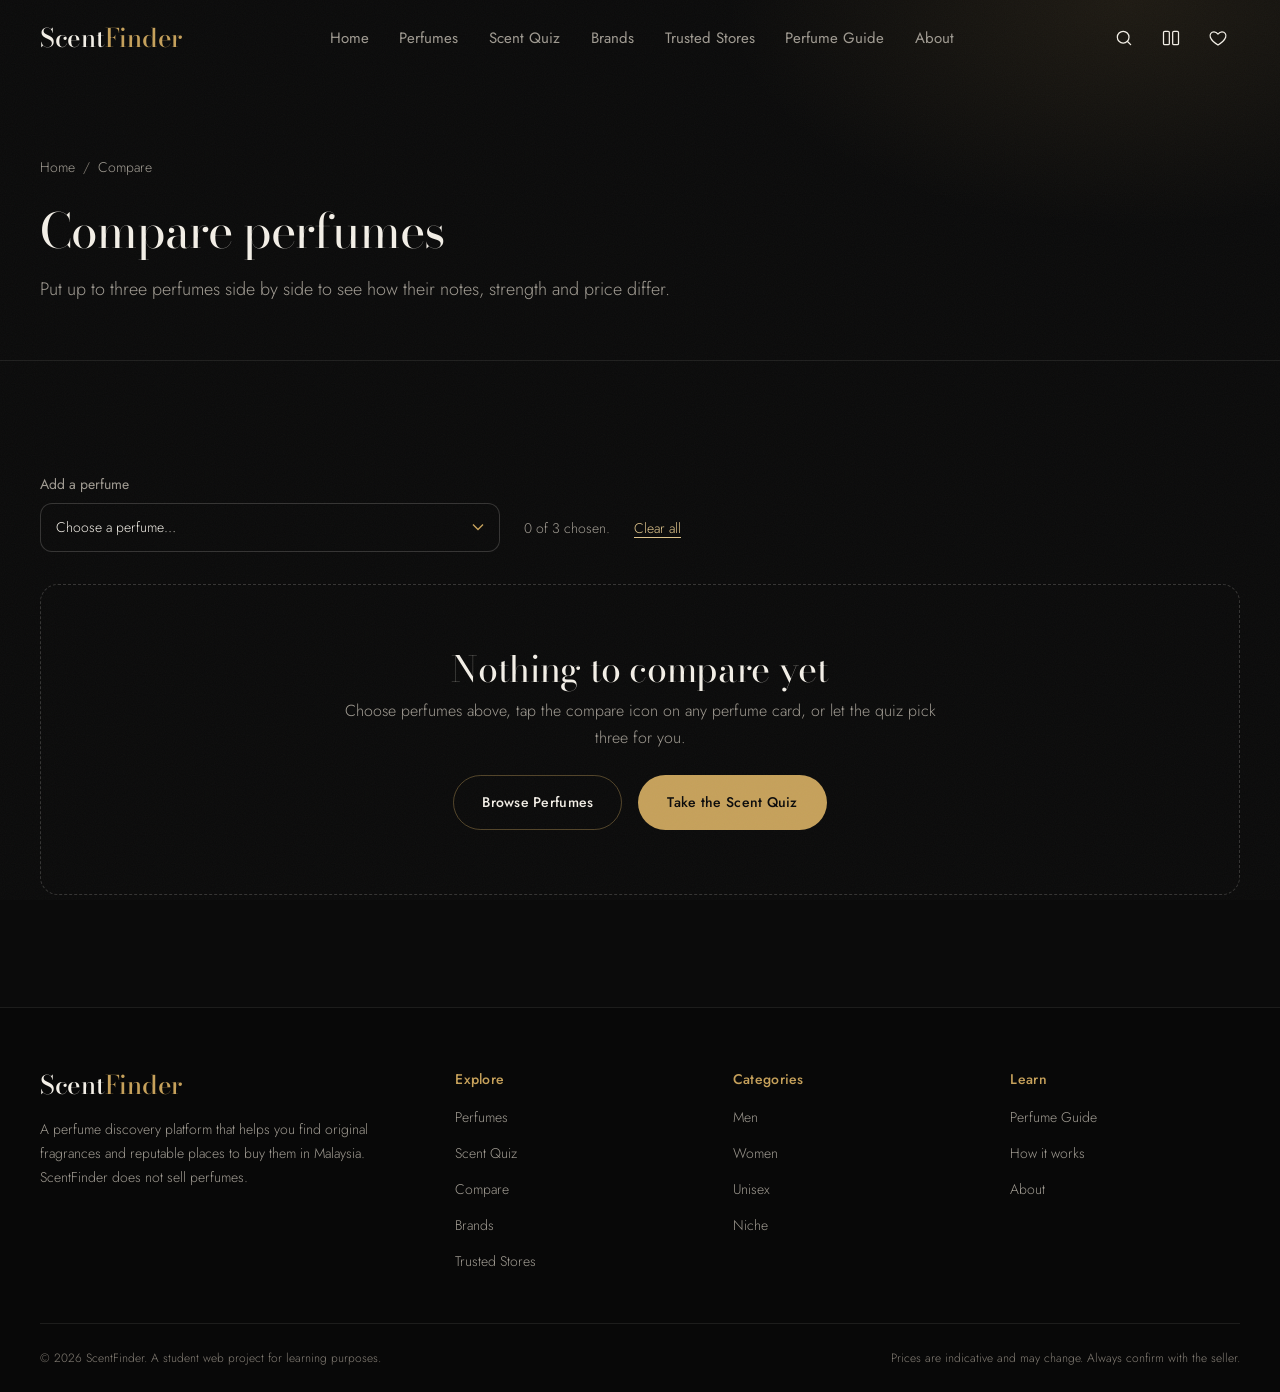
<file: compare.html>
<!DOCTYPE html>
<html lang="en">
<head>
  <meta charset="UTF-8">
  <meta name="viewport" content="width=device-width, initial-scale=1.0">
  <title>Compare Perfumes Side by Side | ScentFinder</title>
  <meta name="description" content="Compare up to three perfumes side by side: notes, longevity, sillage, price, seasons and where to buy.">
  <meta name="theme-color" content="#0B0B0B">

  <meta property="og:type" content="website">
  <meta property="og:site_name" content="ScentFinder">
  <meta property="og:title" content="Compare Perfumes | ScentFinder">
  <meta property="og:description" content="Compare notes, strength and price side by side.">
  <meta property="og:image" content="images/banners/og-image.png">

  <link rel="icon" href="images/banners/favicon.svg" type="image/svg+xml">
  <link rel="preconnect" href="https://fonts.googleapis.com">
  <link rel="preconnect" href="https://fonts.gstatic.com" crossorigin>
  <link href="https://fonts.googleapis.com/css2?family=Bodoni+Moda:opsz,wght@6..96,400;6..96,500&family=Jost:wght@300;400;500&display=swap" rel="stylesheet">
  <link rel="stylesheet" href="css/style.css">
  <link rel="stylesheet" href="css/responsive.css">

  <script>document.documentElement.classList.add('js');</script>
  <script src="js/perfumes.js" defer></script>
  <script src="js/stores.js" defer></script>
  <script src="js/compare.js" defer></script>
  <script src="js/main.js" defer></script>
</head>
<body data-page="compare">
  <a class="skip-link" href="#main">Skip to content</a>
  <header class="site-header" id="site-header"></header>

  <main id="main">
    <section class="page-hero">
      <div class="container">
        <nav class="breadcrumb" aria-label="Breadcrumb">
          <ol>
            <li><a href="index.html">Home</a></li>
            <li aria-current="page">Compare</li>
          </ol>
        </nav>
        <h1 class="page-title">Compare perfumes</h1>
        <p class="page-subtitle">Put up to three perfumes side by side to see how their notes, strength and price differ.</p>
      </div>
    </section>

    <section class="section">
      <div class="container">
        <div class="compare-picker">
          <div>
            <label class="field-label" for="compare-add">Add a perfume</label>
            <select id="compare-add">
              <option value="">Choose a perfume…</option>
            </select>
          </div>
          <p class="muted small" id="compare-status" aria-live="polite"></p>
          <button class="link-btn" type="button" data-compare-clear>Clear all</button>
        </div>

        <!-- The comparison table is built by js/compare.js -->
        <div id="compare-view"></div>
      </div>
    </section>
  </main>

  <footer class="site-footer" id="site-footer"></footer>
</body>
</html>
</file>
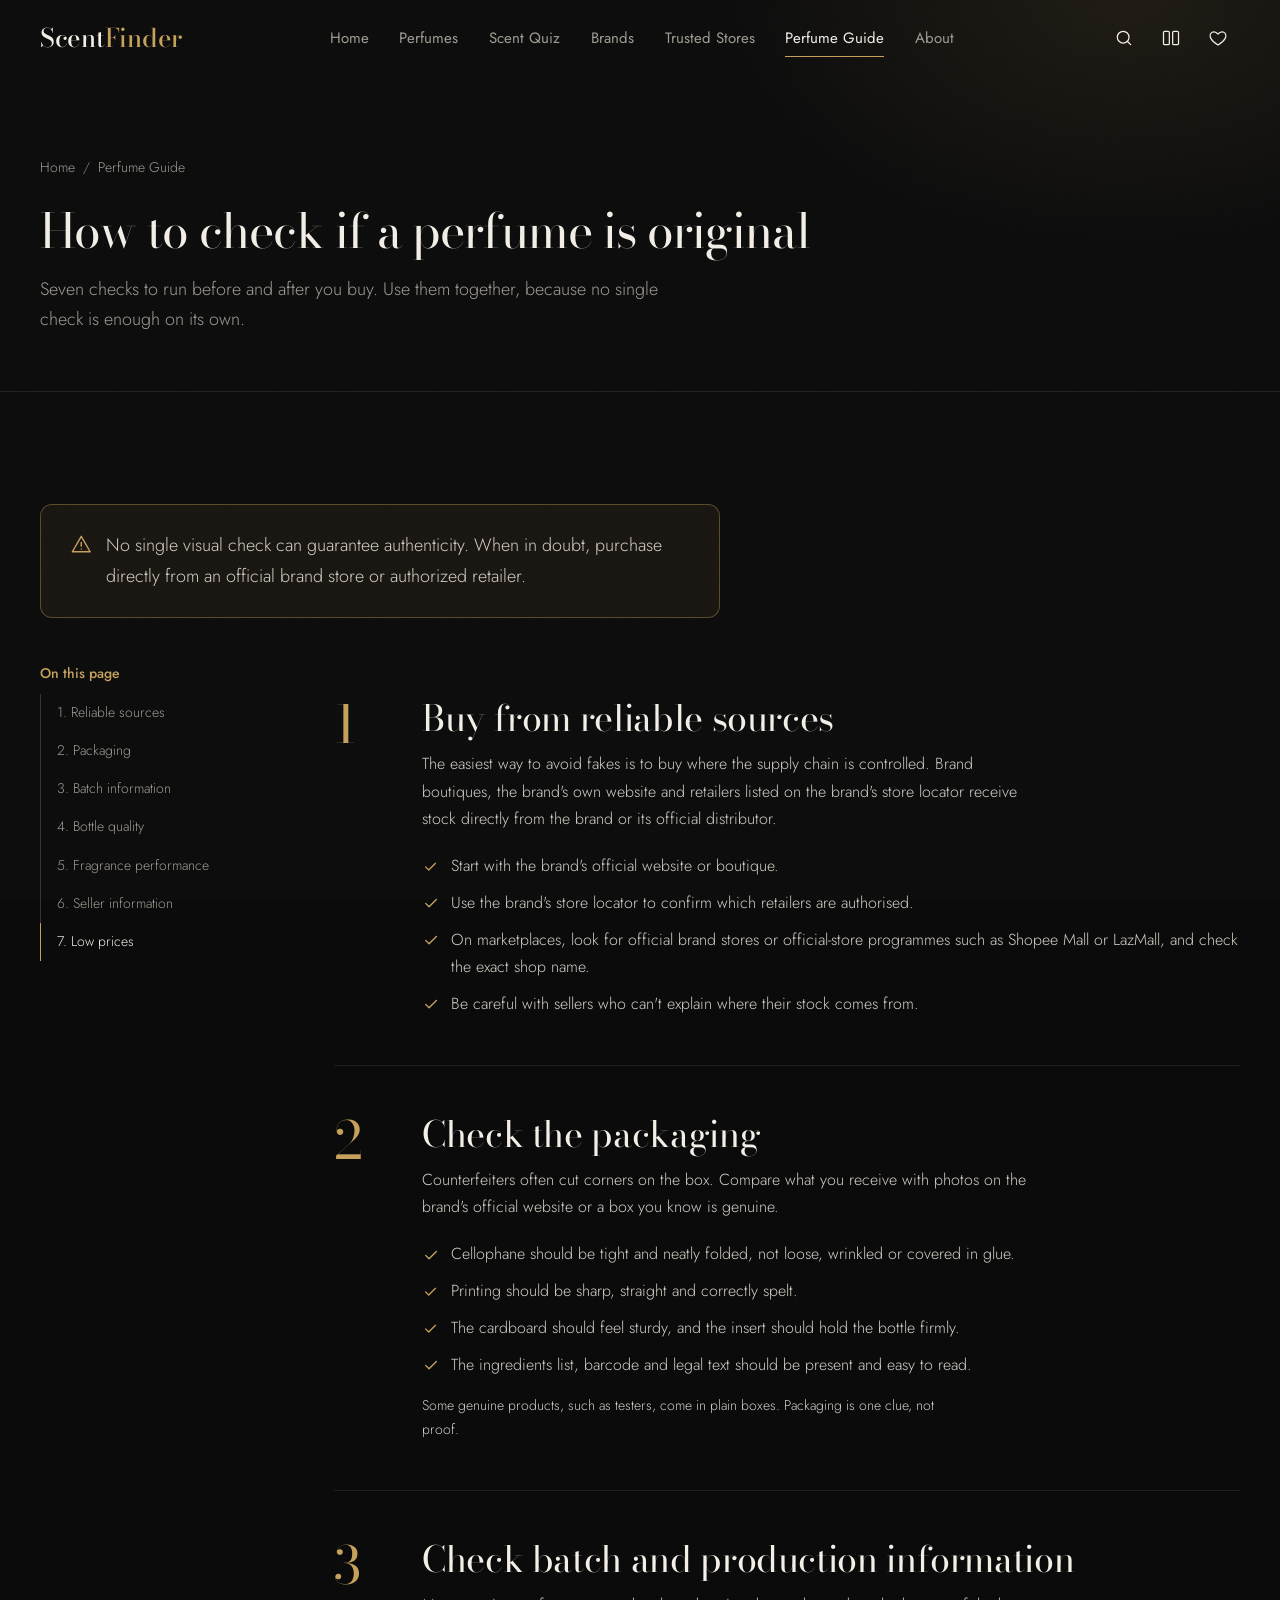
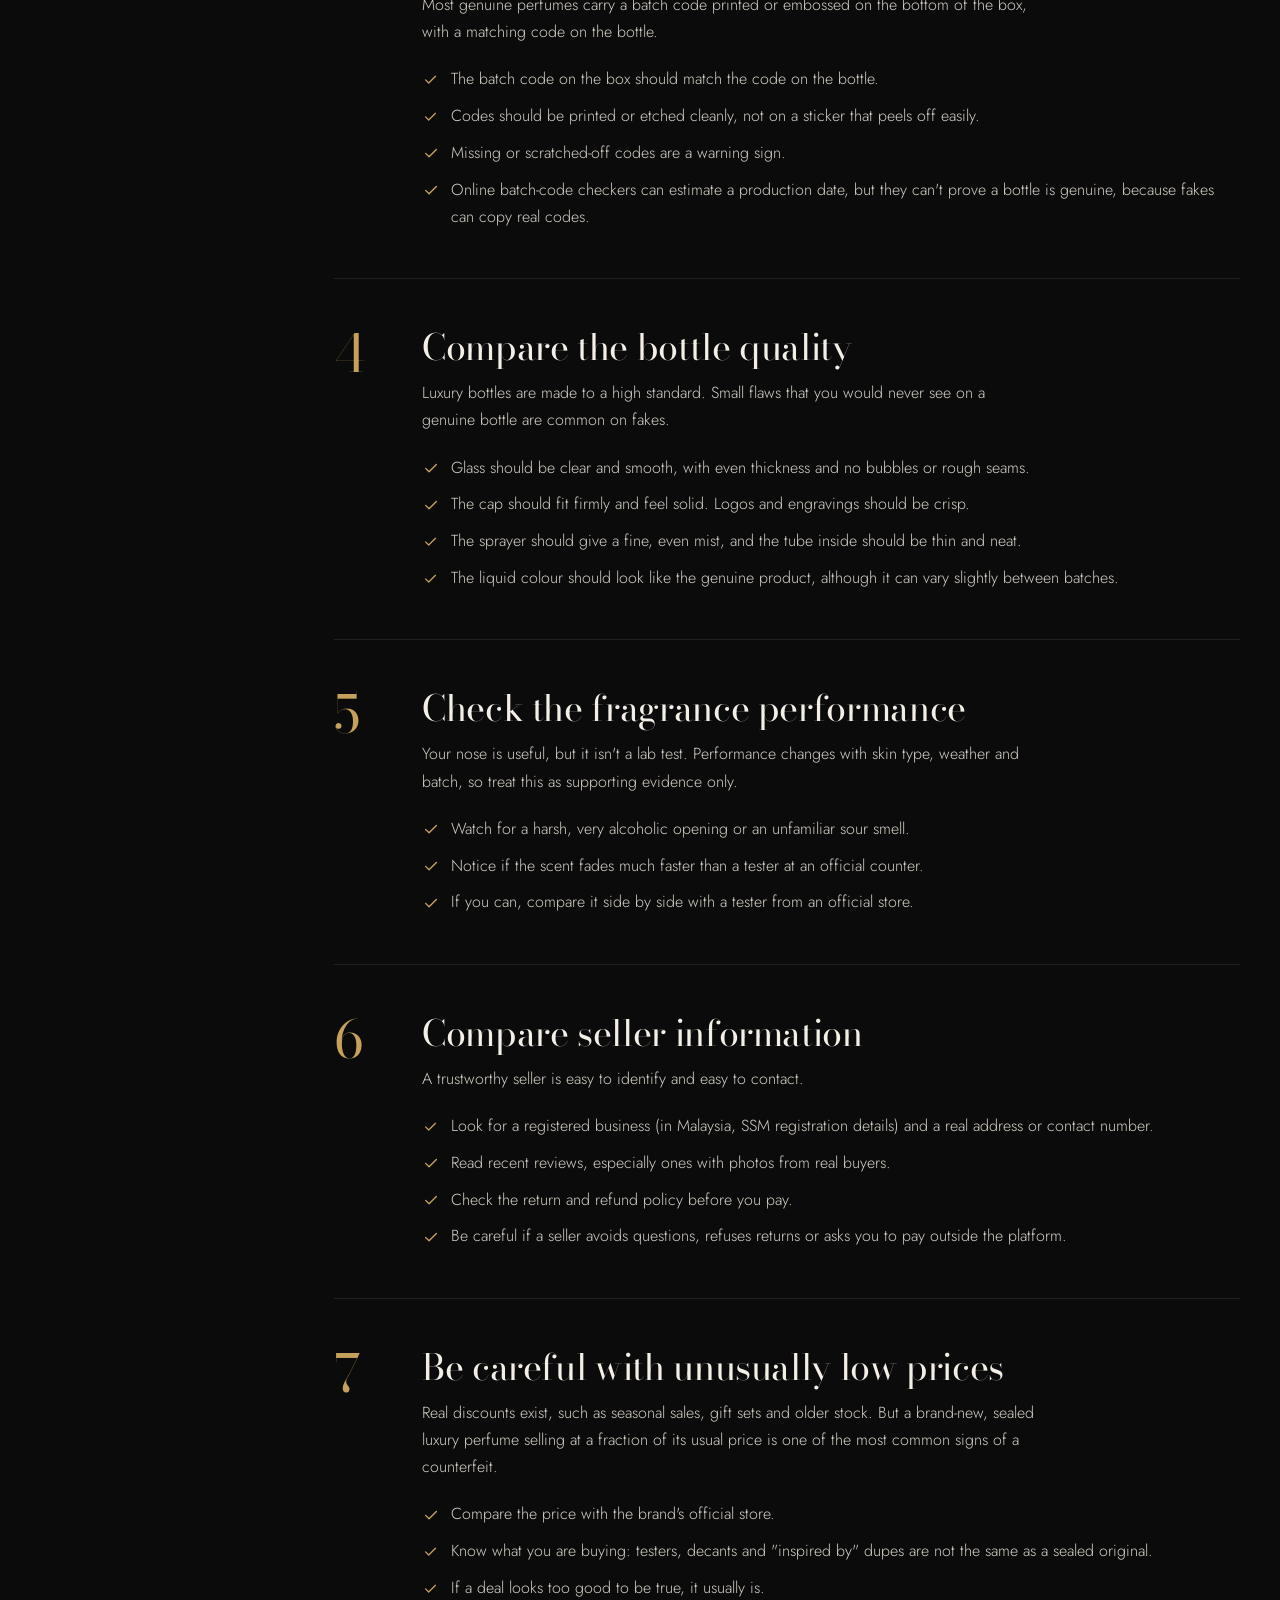
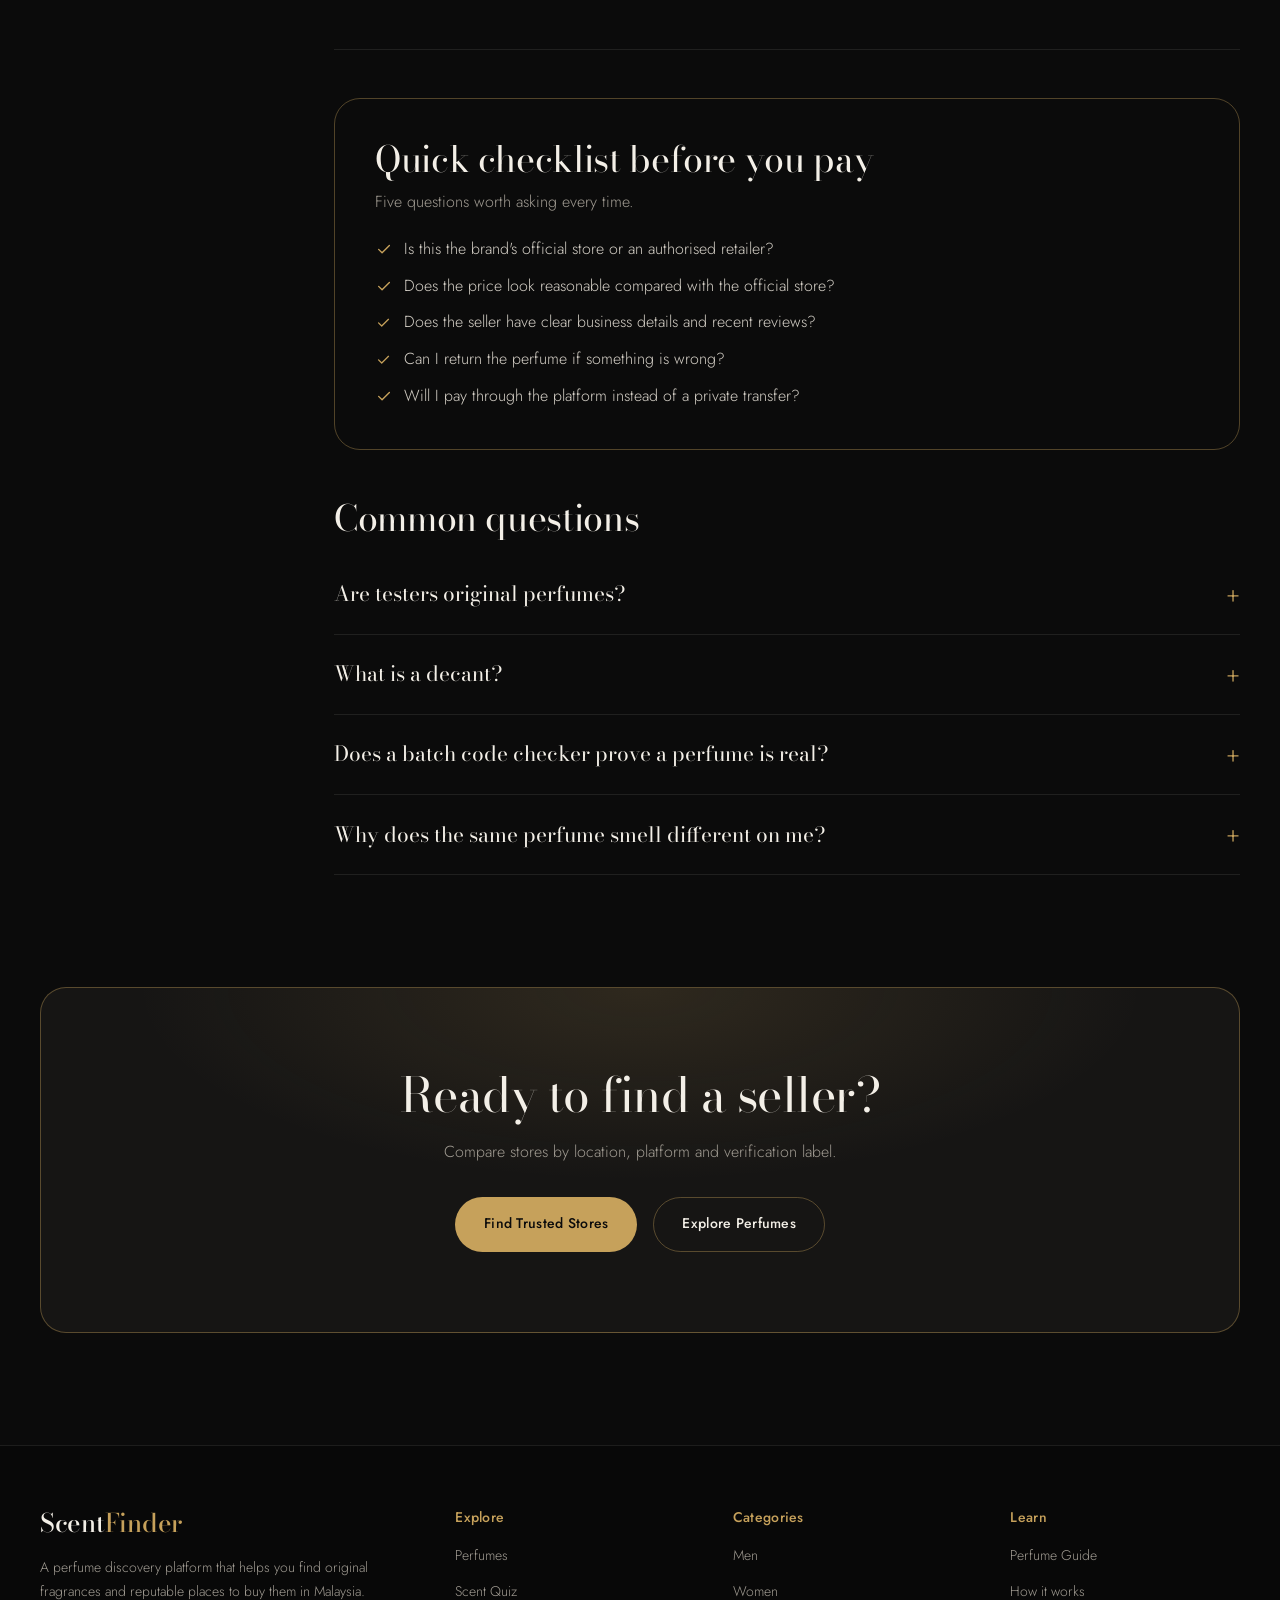
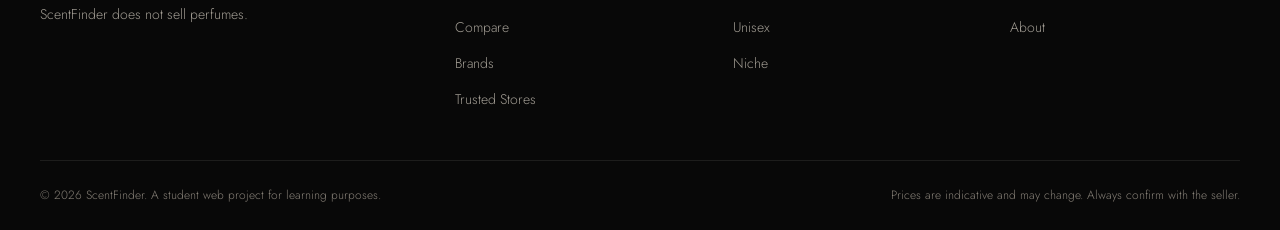
<file: guide.html>
<!DOCTYPE html>
<html lang="en">
<head>
  <meta charset="UTF-8">
  <meta name="viewport" content="width=device-width, initial-scale=1.0">
  <title>How to Check if a Perfume Is Original | ScentFinder Perfume Guide</title>
  <meta name="description" content="Seven practical checks to help you tell if a perfume is original: sources, packaging, batch codes, bottle quality, performance, seller information and price.">
  <meta name="theme-color" content="#0B0B0B">

  <meta property="og:type" content="article">
  <meta property="og:site_name" content="ScentFinder">
  <meta property="og:title" content="How to Check if a Perfume Is Original | ScentFinder">
  <meta property="og:description" content="Seven practical checks to help you avoid fake perfumes.">
  <meta property="og:image" content="images/banners/og-image.png">

  <link rel="icon" href="images/banners/favicon.svg" type="image/svg+xml">
  <link rel="preconnect" href="https://fonts.googleapis.com">
  <link rel="preconnect" href="https://fonts.gstatic.com" crossorigin>
  <link href="https://fonts.googleapis.com/css2?family=Bodoni+Moda:opsz,wght@6..96,400;6..96,500&family=Jost:wght@300;400;500&display=swap" rel="stylesheet">
  <link rel="stylesheet" href="css/style.css">
  <link rel="stylesheet" href="css/responsive.css">

  <script>document.documentElement.classList.add('js');</script>
  <script src="js/perfumes.js" defer></script>
  <script src="js/stores.js" defer></script>
  <script src="js/main.js" defer></script>
</head>
<body data-page="guide">
  <a class="skip-link" href="#main">Skip to content</a>
  <header class="site-header" id="site-header"></header>

  <main id="main">
    <section class="page-hero">
      <div class="container">
        <nav class="breadcrumb" aria-label="Breadcrumb">
          <ol>
            <li><a href="index.html">Home</a></li>
            <li aria-current="page">Perfume Guide</li>
          </ol>
        </nav>
        <h1 class="page-title">How to check if a perfume is original</h1>
        <p class="page-subtitle">Seven checks to run before and after you buy. Use them together, because no single check is enough on its own.</p>
      </div>
    </section>

    <section class="section">
      <div class="container">
        <p class="notice notice-lg" role="note">
          <svg class="icon" viewBox="0 0 24 24" aria-hidden="true"><path d="M12 3.5l9.5 16.5h-19z"/><path d="M12 10v4M12 17h.01"/></svg>
          <span>No single visual check can guarantee authenticity. When in doubt, purchase directly from an official brand store or authorized retailer.</span>
        </p>

        <div class="guide-layout" style="margin-top: 3rem">
          <!-- Table of contents -->
          <nav class="guide-toc" aria-labelledby="toc-title">
            <h2 id="toc-title">On this page</h2>
            <ol>
              <li><a href="#reliable-sources">1. Reliable sources</a></li>
              <li><a href="#packaging">2. Packaging</a></li>
              <li><a href="#batch-information">3. Batch information</a></li>
              <li><a href="#bottle-quality">4. Bottle quality</a></li>
              <li><a href="#performance">5. Fragrance performance</a></li>
              <li><a href="#seller-information">6. Seller information</a></li>
              <li><a href="#low-prices">7. Low prices</a></li>
            </ol>
          </nav>

          <div class="guide-content">
            <article class="guide-step" id="reliable-sources">
              <span class="guide-step-number" aria-hidden="true">1</span>
              <div>
                <h2>Buy from reliable sources</h2>
                <p>The easiest way to avoid fakes is to buy where the supply chain is controlled. Brand boutiques, the brand's own website and retailers listed on the brand's store locator receive stock directly from the brand or its official distributor.</p>
                <ul class="checklist">
                  <li>Start with the brand's official website or boutique.</li>
                  <li>Use the brand's store locator to confirm which retailers are authorised.</li>
                  <li>On marketplaces, look for official brand stores or official-store programmes such as Shopee Mall or LazMall, and check the exact shop name.</li>
                  <li>Be careful with sellers who can't explain where their stock comes from.</li>
                </ul>
              </div>
            </article>

            <article class="guide-step" id="packaging">
              <span class="guide-step-number" aria-hidden="true">2</span>
              <div>
                <h2>Check the packaging</h2>
                <p>Counterfeiters often cut corners on the box. Compare what you receive with photos on the brand's official website or a box you know is genuine.</p>
                <ul class="checklist">
                  <li>Cellophane should be tight and neatly folded, not loose, wrinkled or covered in glue.</li>
                  <li>Printing should be sharp, straight and correctly spelt.</li>
                  <li>The cardboard should feel sturdy, and the insert should hold the bottle firmly.</li>
                  <li>The ingredients list, barcode and legal text should be present and easy to read.</li>
                </ul>
                <p class="guide-aside">Some genuine products, such as testers, come in plain boxes. Packaging is one clue, not proof.</p>
              </div>
            </article>

            <article class="guide-step" id="batch-information">
              <span class="guide-step-number" aria-hidden="true">3</span>
              <div>
                <h2>Check batch and production information</h2>
                <p>Most genuine perfumes carry a batch code printed or embossed on the bottom of the box, with a matching code on the bottle.</p>
                <ul class="checklist">
                  <li>The batch code on the box should match the code on the bottle.</li>
                  <li>Codes should be printed or etched cleanly, not on a sticker that peels off easily.</li>
                  <li>Missing or scratched-off codes are a warning sign.</li>
                  <li>Online batch-code checkers can estimate a production date, but they can't prove a bottle is genuine, because fakes can copy real codes.</li>
                </ul>
              </div>
            </article>

            <article class="guide-step" id="bottle-quality">
              <span class="guide-step-number" aria-hidden="true">4</span>
              <div>
                <h2>Compare the bottle quality</h2>
                <p>Luxury bottles are made to a high standard. Small flaws that you would never see on a genuine bottle are common on fakes.</p>
                <ul class="checklist">
                  <li>Glass should be clear and smooth, with even thickness and no bubbles or rough seams.</li>
                  <li>The cap should fit firmly and feel solid. Logos and engravings should be crisp.</li>
                  <li>The sprayer should give a fine, even mist, and the tube inside should be thin and neat.</li>
                  <li>The liquid colour should look like the genuine product, although it can vary slightly between batches.</li>
                </ul>
              </div>
            </article>

            <article class="guide-step" id="performance">
              <span class="guide-step-number" aria-hidden="true">5</span>
              <div>
                <h2>Check the fragrance performance</h2>
                <p>Your nose is useful, but it isn't a lab test. Performance changes with skin type, weather and batch, so treat this as supporting evidence only.</p>
                <ul class="checklist">
                  <li>Watch for a harsh, very alcoholic opening or an unfamiliar sour smell.</li>
                  <li>Notice if the scent fades much faster than a tester at an official counter.</li>
                  <li>If you can, compare it side by side with a tester from an official store.</li>
                </ul>
              </div>
            </article>

            <article class="guide-step" id="seller-information">
              <span class="guide-step-number" aria-hidden="true">6</span>
              <div>
                <h2>Compare seller information</h2>
                <p>A trustworthy seller is easy to identify and easy to contact.</p>
                <ul class="checklist">
                  <li>Look for a registered business (in Malaysia, SSM registration details) and a real address or contact number.</li>
                  <li>Read recent reviews, especially ones with photos from real buyers.</li>
                  <li>Check the return and refund policy before you pay.</li>
                  <li>Be careful if a seller avoids questions, refuses returns or asks you to pay outside the platform.</li>
                </ul>
              </div>
            </article>

            <article class="guide-step" id="low-prices">
              <span class="guide-step-number" aria-hidden="true">7</span>
              <div>
                <h2>Be careful with unusually low prices</h2>
                <p>Real discounts exist, such as seasonal sales, gift sets and older stock. But a brand-new, sealed luxury perfume selling at a fraction of its usual price is one of the most common signs of a counterfeit.</p>
                <ul class="checklist">
                  <li>Compare the price with the brand's official store.</li>
                  <li>Know what you are buying: testers, decants and "inspired by" dupes are not the same as a sealed original.</li>
                  <li>If a deal looks too good to be true, it usually is.</li>
                </ul>
              </div>
            </article>

            <!-- Quick checklist -->
            <div class="checklist-box reveal">
              <h2>Quick checklist before you pay</h2>
              <p class="muted">Five questions worth asking every time.</p>
              <ul class="checklist">
                <li>Is this the brand's official store or an authorised retailer?</li>
                <li>Does the price look reasonable compared with the official store?</li>
                <li>Does the seller have clear business details and recent reviews?</li>
                <li>Can I return the perfume if something is wrong?</li>
                <li>Will I pay through the platform instead of a private transfer?</li>
              </ul>
            </div>

            <!-- FAQ -->
            <div class="faq">
              <h2>Common questions</h2>
              <details>
                <summary>Are testers original perfumes?</summary>
                <p>Genuine testers contain the real fragrance and are supplied to shops for customers to sample. They often come in plain boxes, sometimes without a cap. Because they aren't meant for resale, their source is hard to confirm, so only buy them from sellers you trust.</p>
              </details>
              <details>
                <summary>What is a decant?</summary>
                <p>A decant is a small amount of perfume moved from a full bottle into a sample vial. It's a popular way to try expensive scents, but you are trusting the seller that the original bottle was genuine.</p>
              </details>
              <details>
                <summary>Does a batch code checker prove a perfume is real?</summary>
                <p>No. A batch code checker can only estimate when a code says the perfume was made. Counterfeiters can copy real codes, so use it together with the other checks.</p>
              </details>
              <details>
                <summary>Why does the same perfume smell different on me?</summary>
                <p>Skin type, body temperature, humidity and even what you ate can change how a perfume smells and lasts. Brands also reformulate perfumes over time. A difference alone doesn't mean a bottle is fake.</p>
              </details>
            </div>
          </div>
        </div>
      </div>
    </section>

    <section class="section" aria-labelledby="guide-cta-title" style="padding-top: 0">
      <div class="container">
        <div class="cta reveal">
          <h2 id="guide-cta-title">Ready to find a seller?</h2>
          <p>Compare stores by location, platform and verification label.</p>
          <div class="cta-actions">
            <a href="stores.html" class="btn btn-gold">Find Trusted Stores</a>
            <a href="perfumes.html" class="btn btn-outline">Explore Perfumes</a>
          </div>
        </div>
      </div>
    </section>
  </main>

  <footer class="site-footer" id="site-footer"></footer>
</body>
</html>
</file>
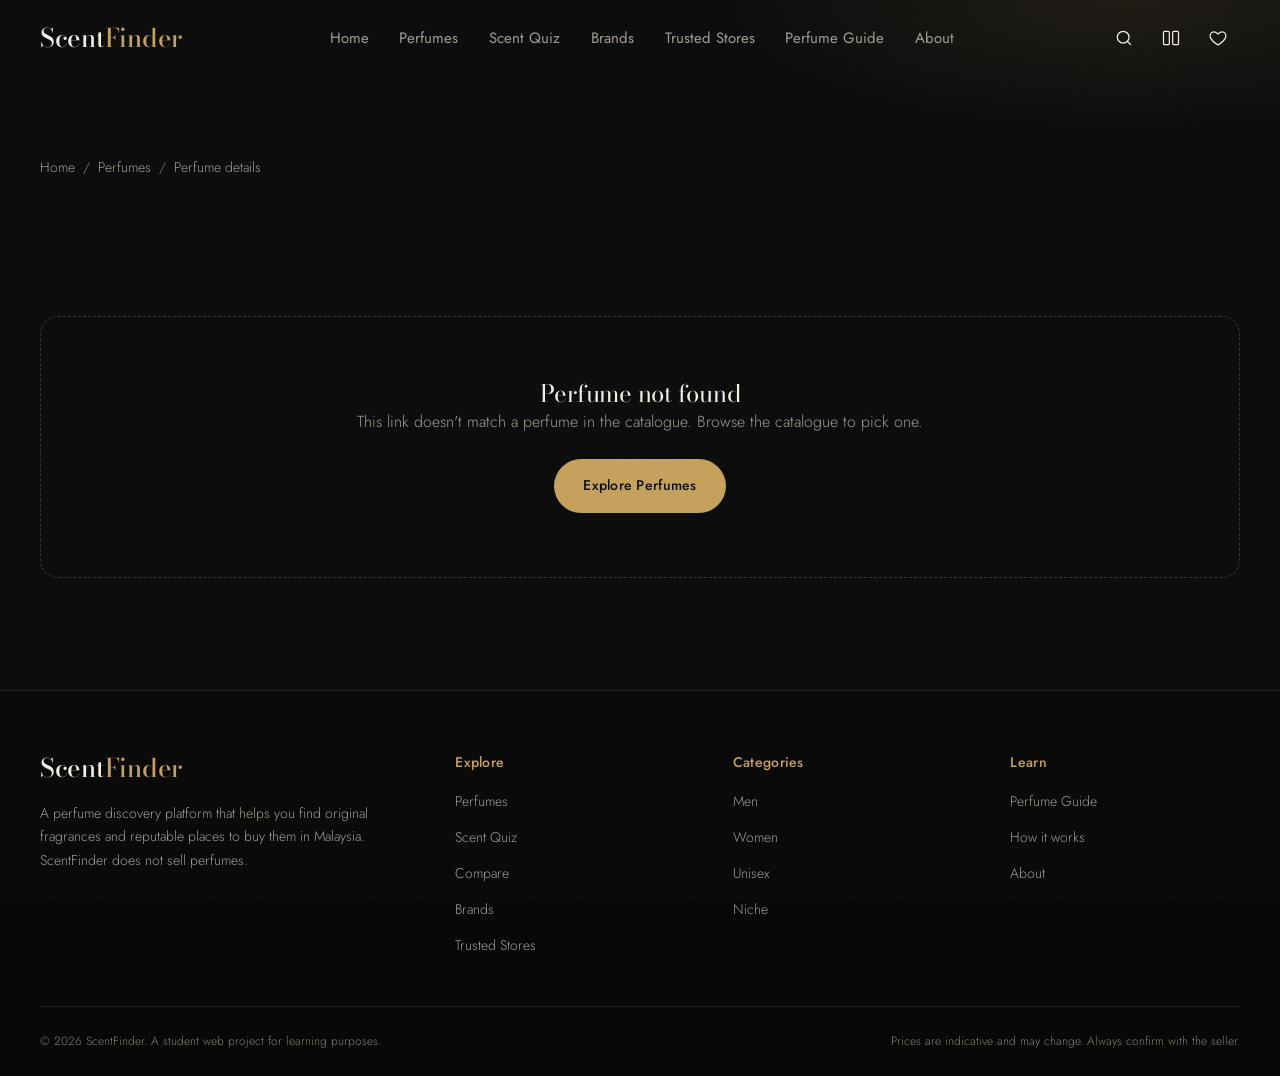
<file: perfume-details.html>
<!DOCTYPE html>
<html lang="en">
<head>
  <meta charset="UTF-8">
  <meta name="viewport" content="width=device-width, initial-scale=1.0">
  <!-- The title and description are updated by JavaScript for each perfume -->
  <title>Perfume Details | ScentFinder</title>
  <meta name="description" content="Perfume notes, longevity, sillage, price range and trusted places to buy.">
  <meta name="theme-color" content="#0B0B0B">

  <meta property="og:type" content="article">
  <meta property="og:site_name" content="ScentFinder">
  <meta property="og:title" content="Perfume Details | ScentFinder">
  <meta property="og:description" content="Notes, longevity, price range and where to buy.">
  <meta property="og:image" content="images/banners/og-image.png">

  <link rel="icon" href="images/banners/favicon.svg" type="image/svg+xml">
  <link rel="preconnect" href="https://fonts.googleapis.com">
  <link rel="preconnect" href="https://fonts.gstatic.com" crossorigin>
  <link href="https://fonts.googleapis.com/css2?family=Bodoni+Moda:opsz,wght@6..96,400;6..96,500&family=Jost:wght@300;400;500&display=swap" rel="stylesheet">
  <link rel="stylesheet" href="css/style.css">
  <link rel="stylesheet" href="css/responsive.css">

  <script>document.documentElement.classList.add('js');</script>
  <script src="js/perfumes.js" defer></script>
  <script src="js/stores.js" defer></script>
  <script src="js/main.js" defer></script>
</head>
<body data-page="details">
  <a class="skip-link" href="#main">Skip to content</a>
  <header class="site-header" id="site-header"></header>

  <main id="main">
    <section class="page-hero page-hero-compact">
      <div class="container">
        <nav class="breadcrumb" aria-label="Breadcrumb">
          <ol>
            <li><a href="index.html">Home</a></li>
            <li><a href="perfumes.html">Perfumes</a></li>
            <li aria-current="page" id="breadcrumb-current">Perfume details</li>
          </ol>
        </nav>
      </div>
    </section>

    <!-- Filled by initDetailsPage() in js/perfumes.js -->
    <div id="perfume-details">
      <div class="container">
        <p class="loading">Loading perfume details…</p>
      </div>
    </div>
  </main>

  <footer class="site-footer" id="site-footer"></footer>
</body>
</html>
</file>
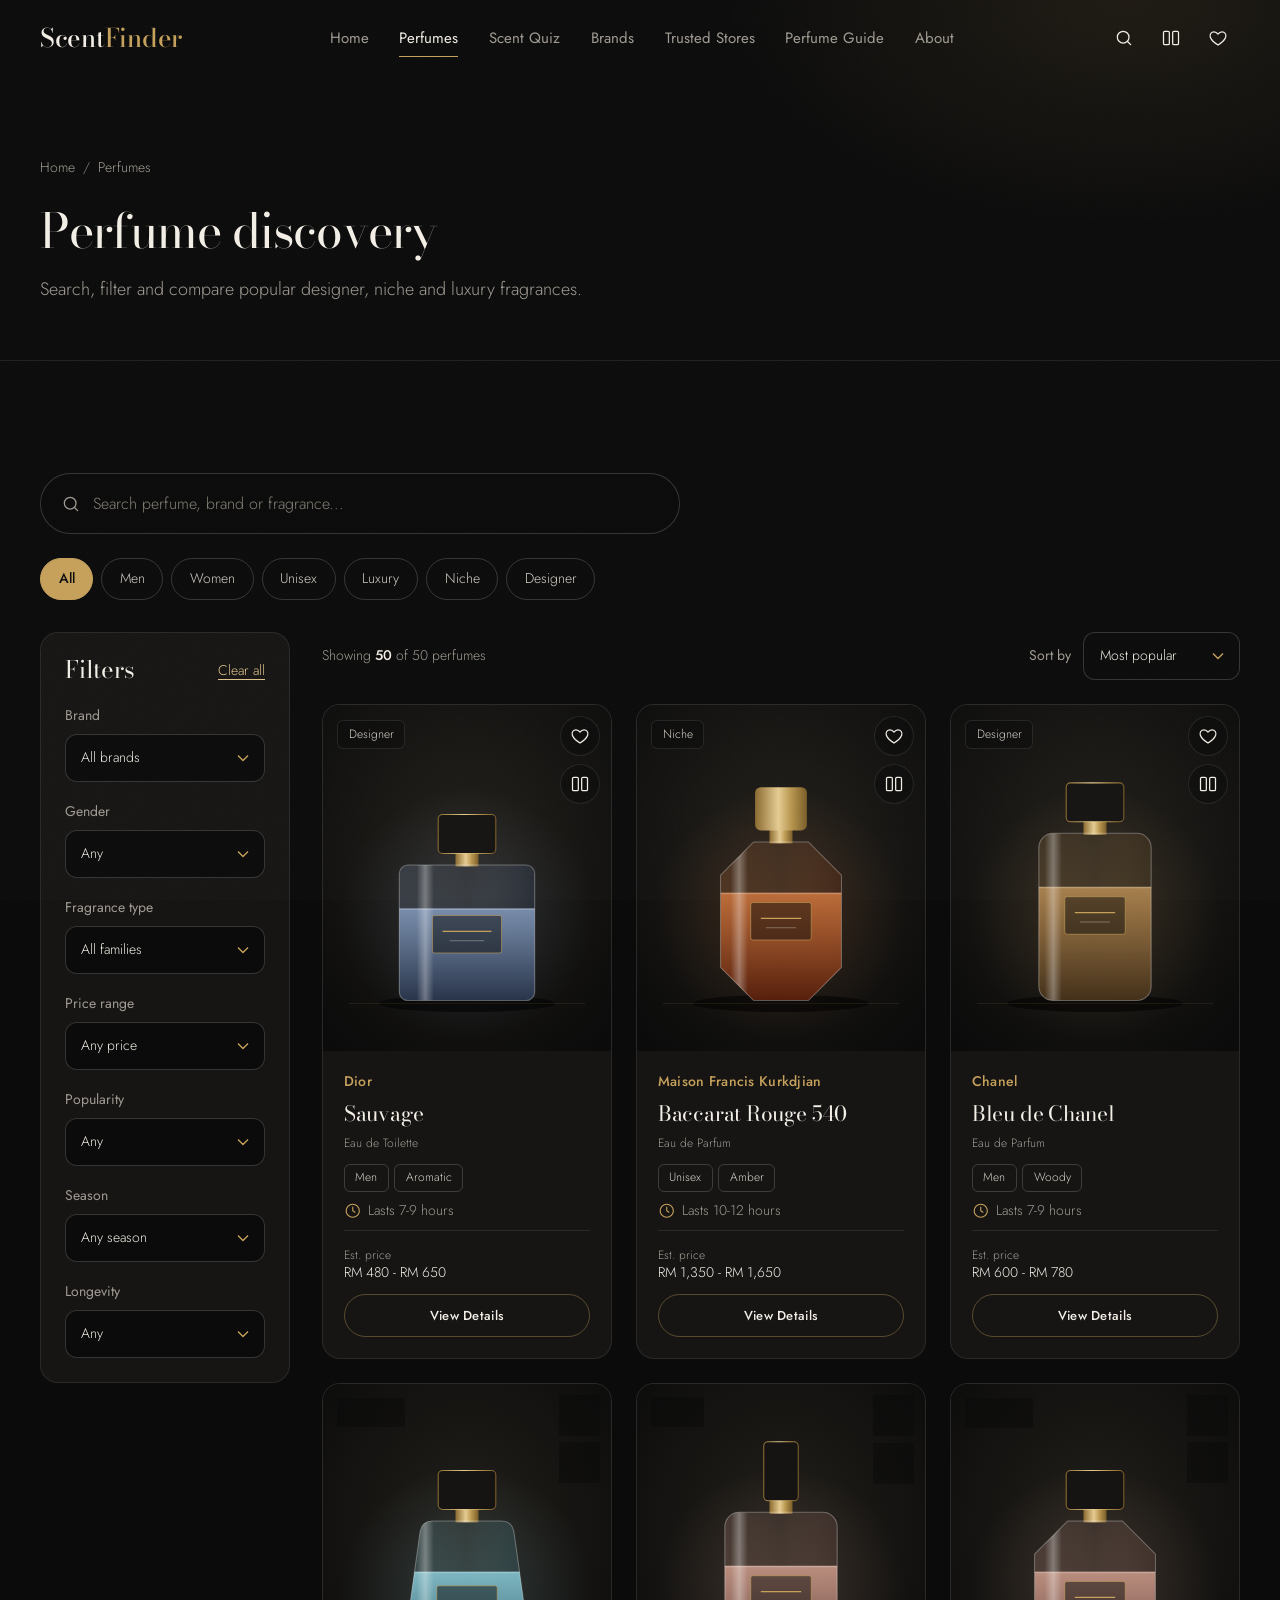
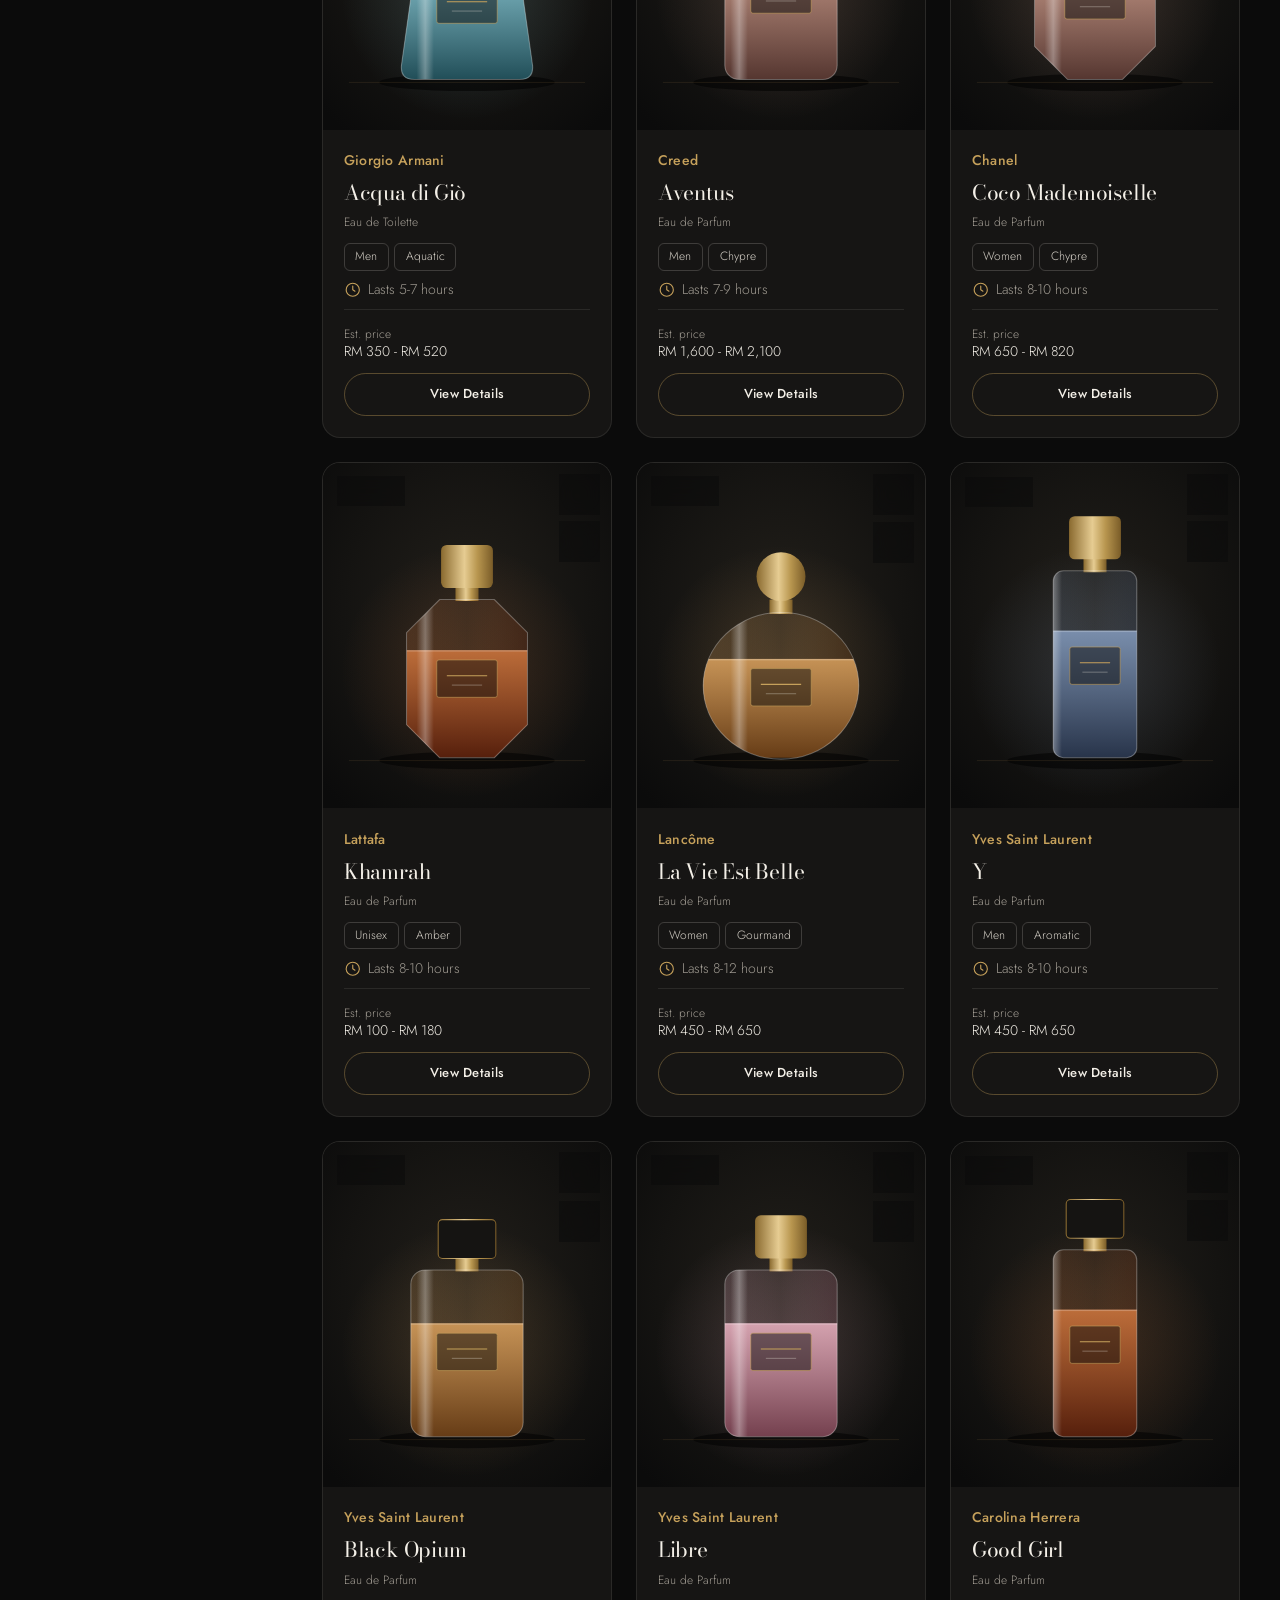
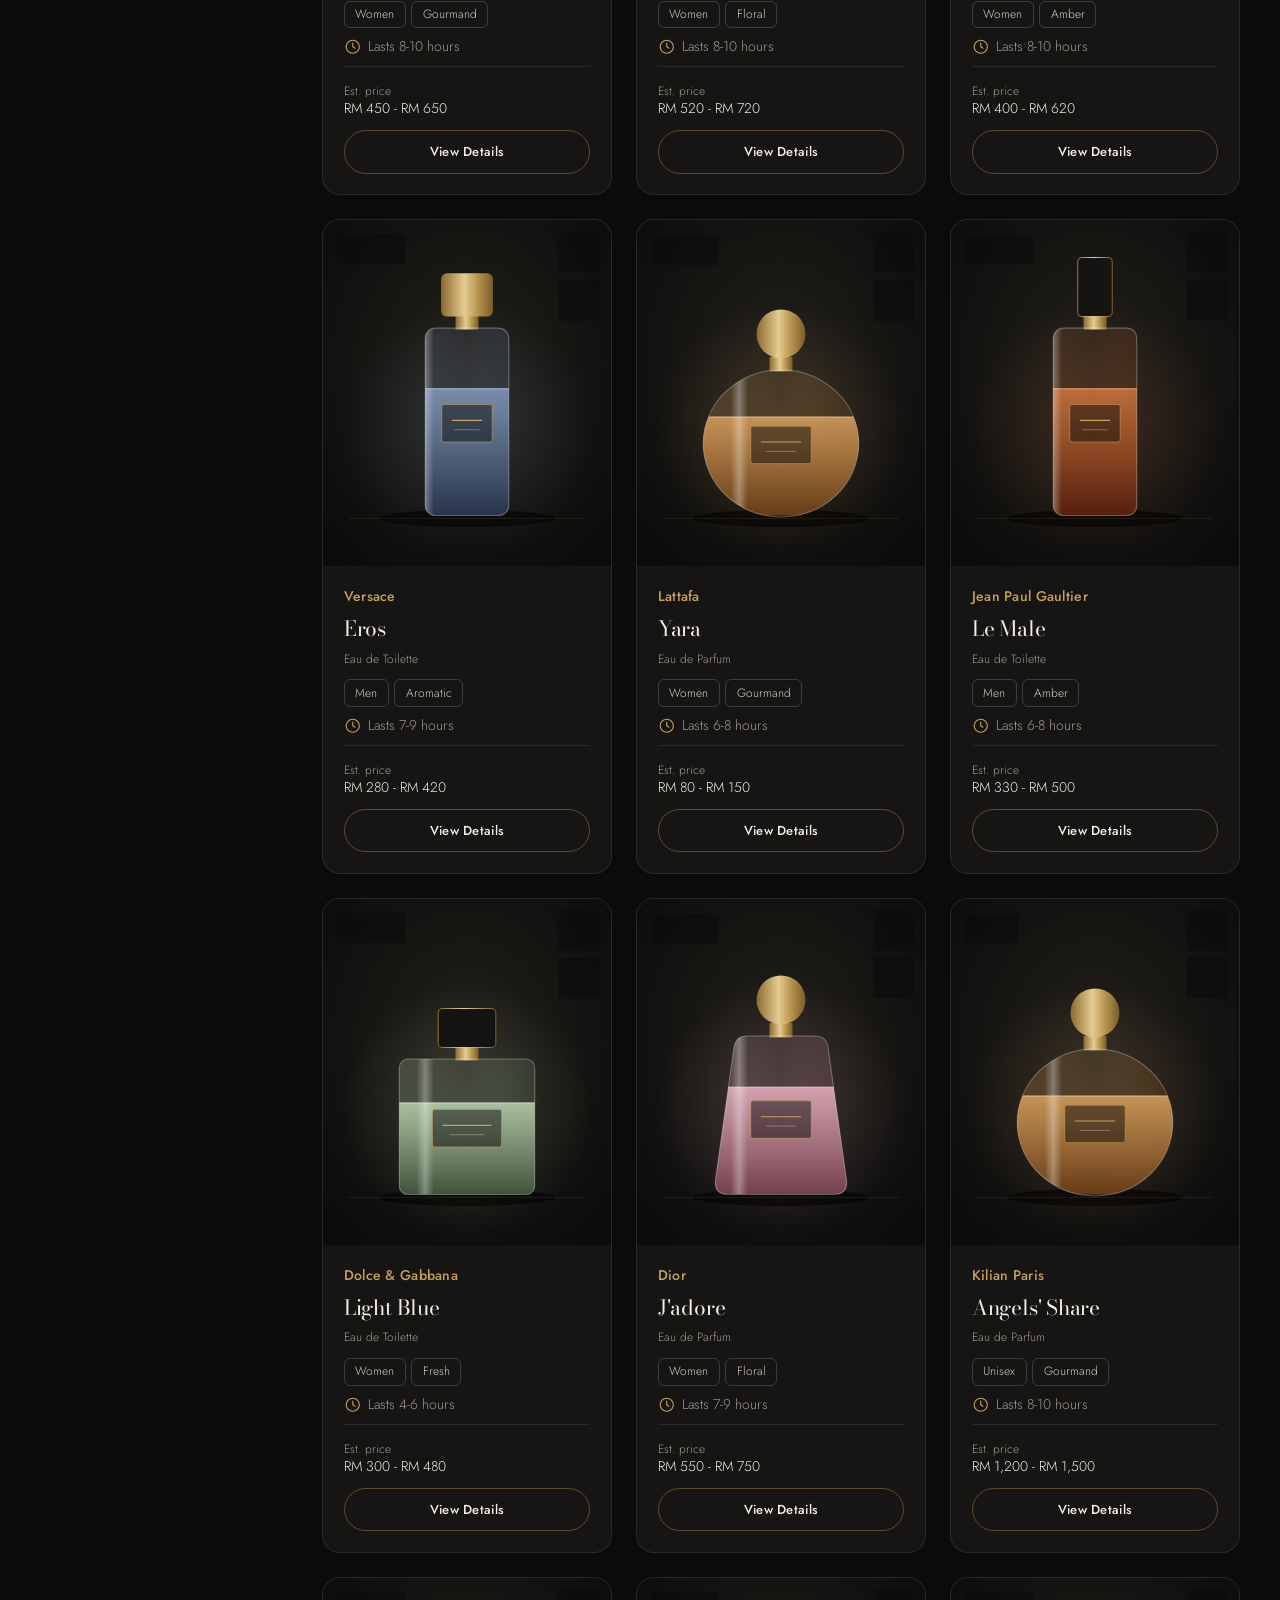
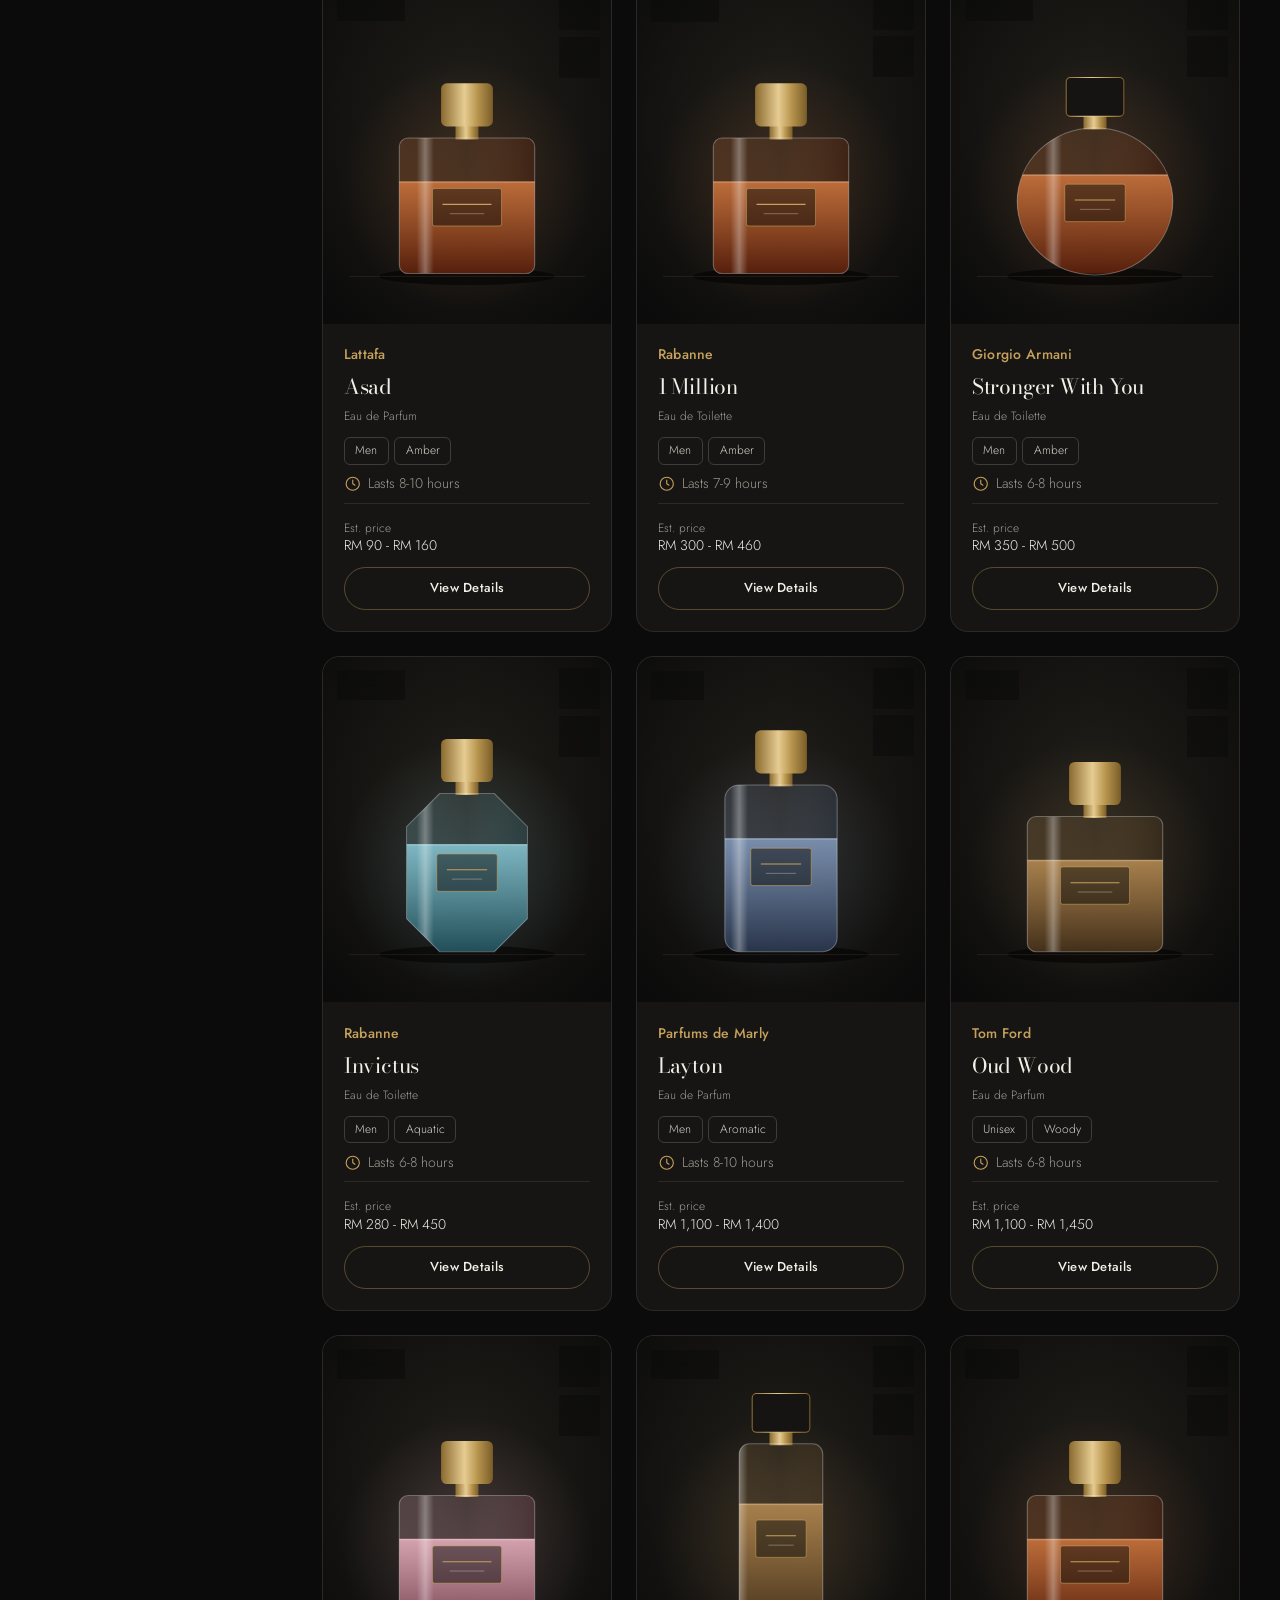
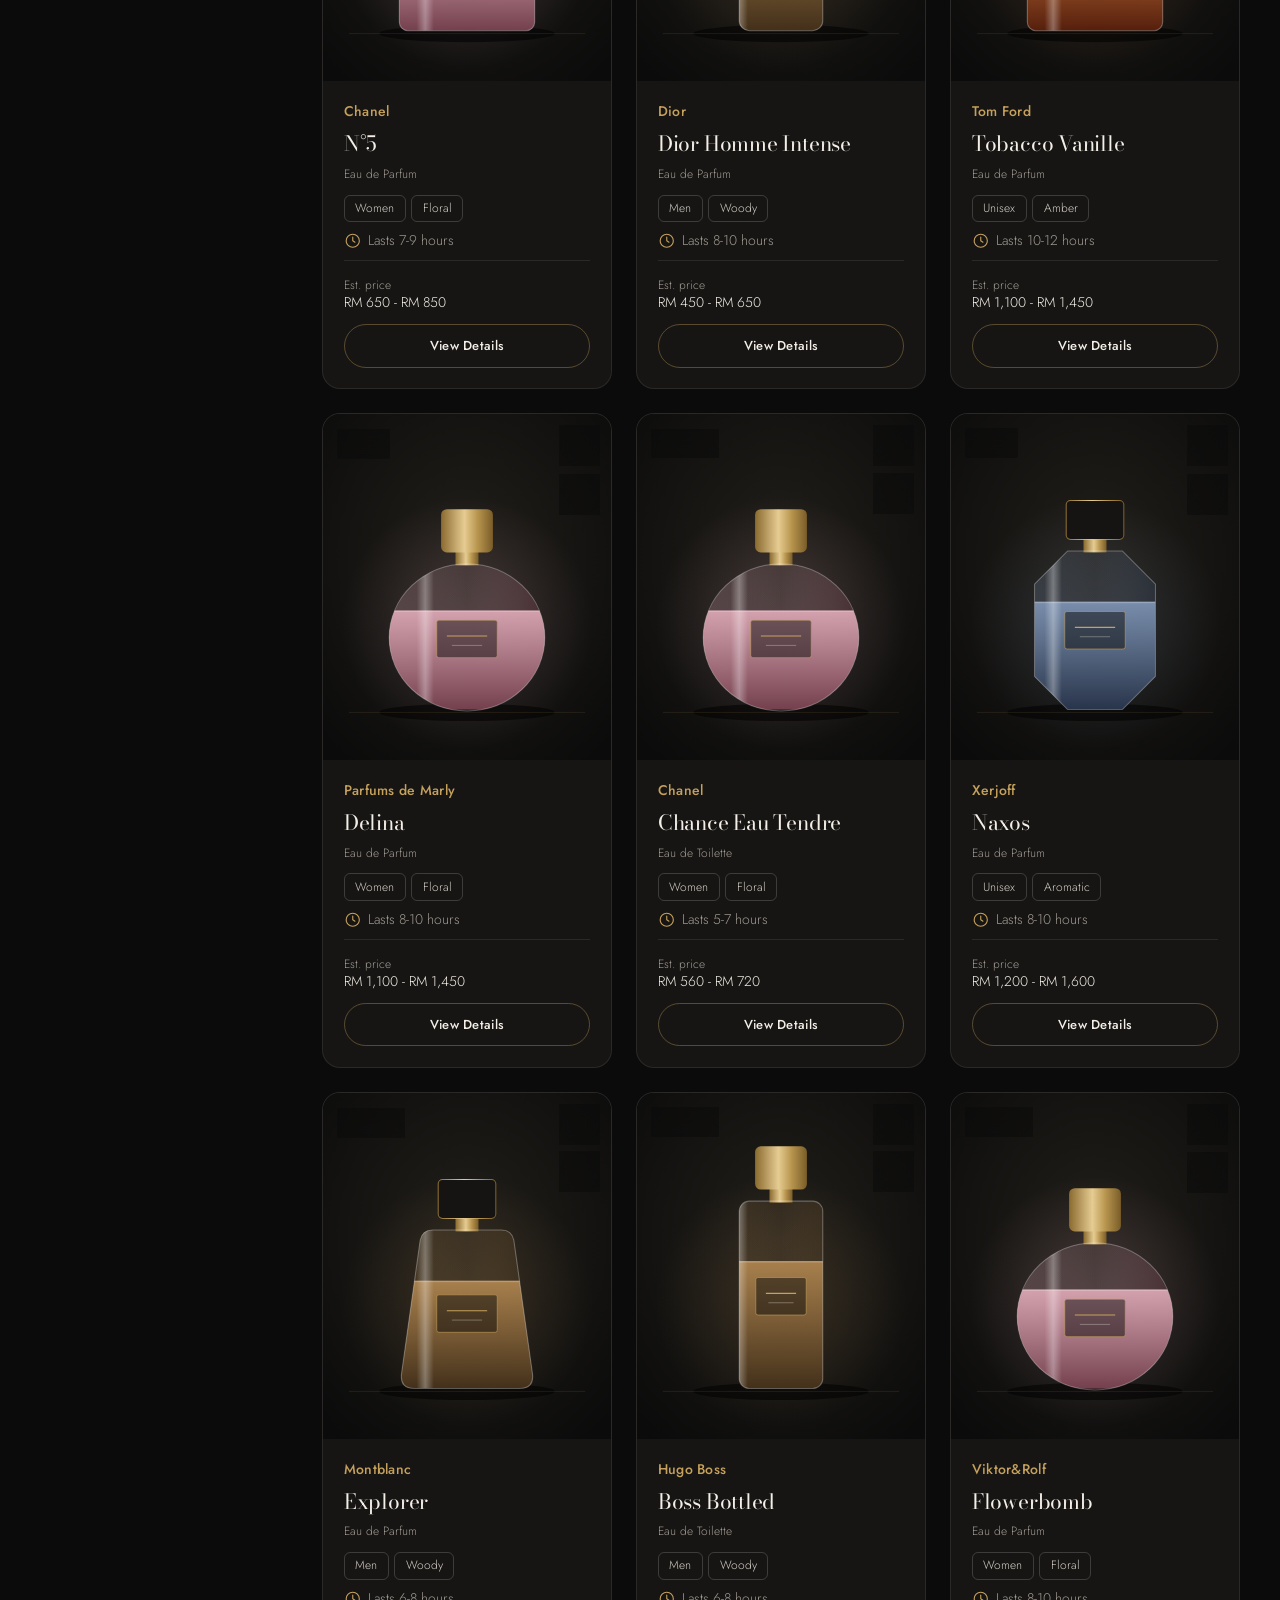
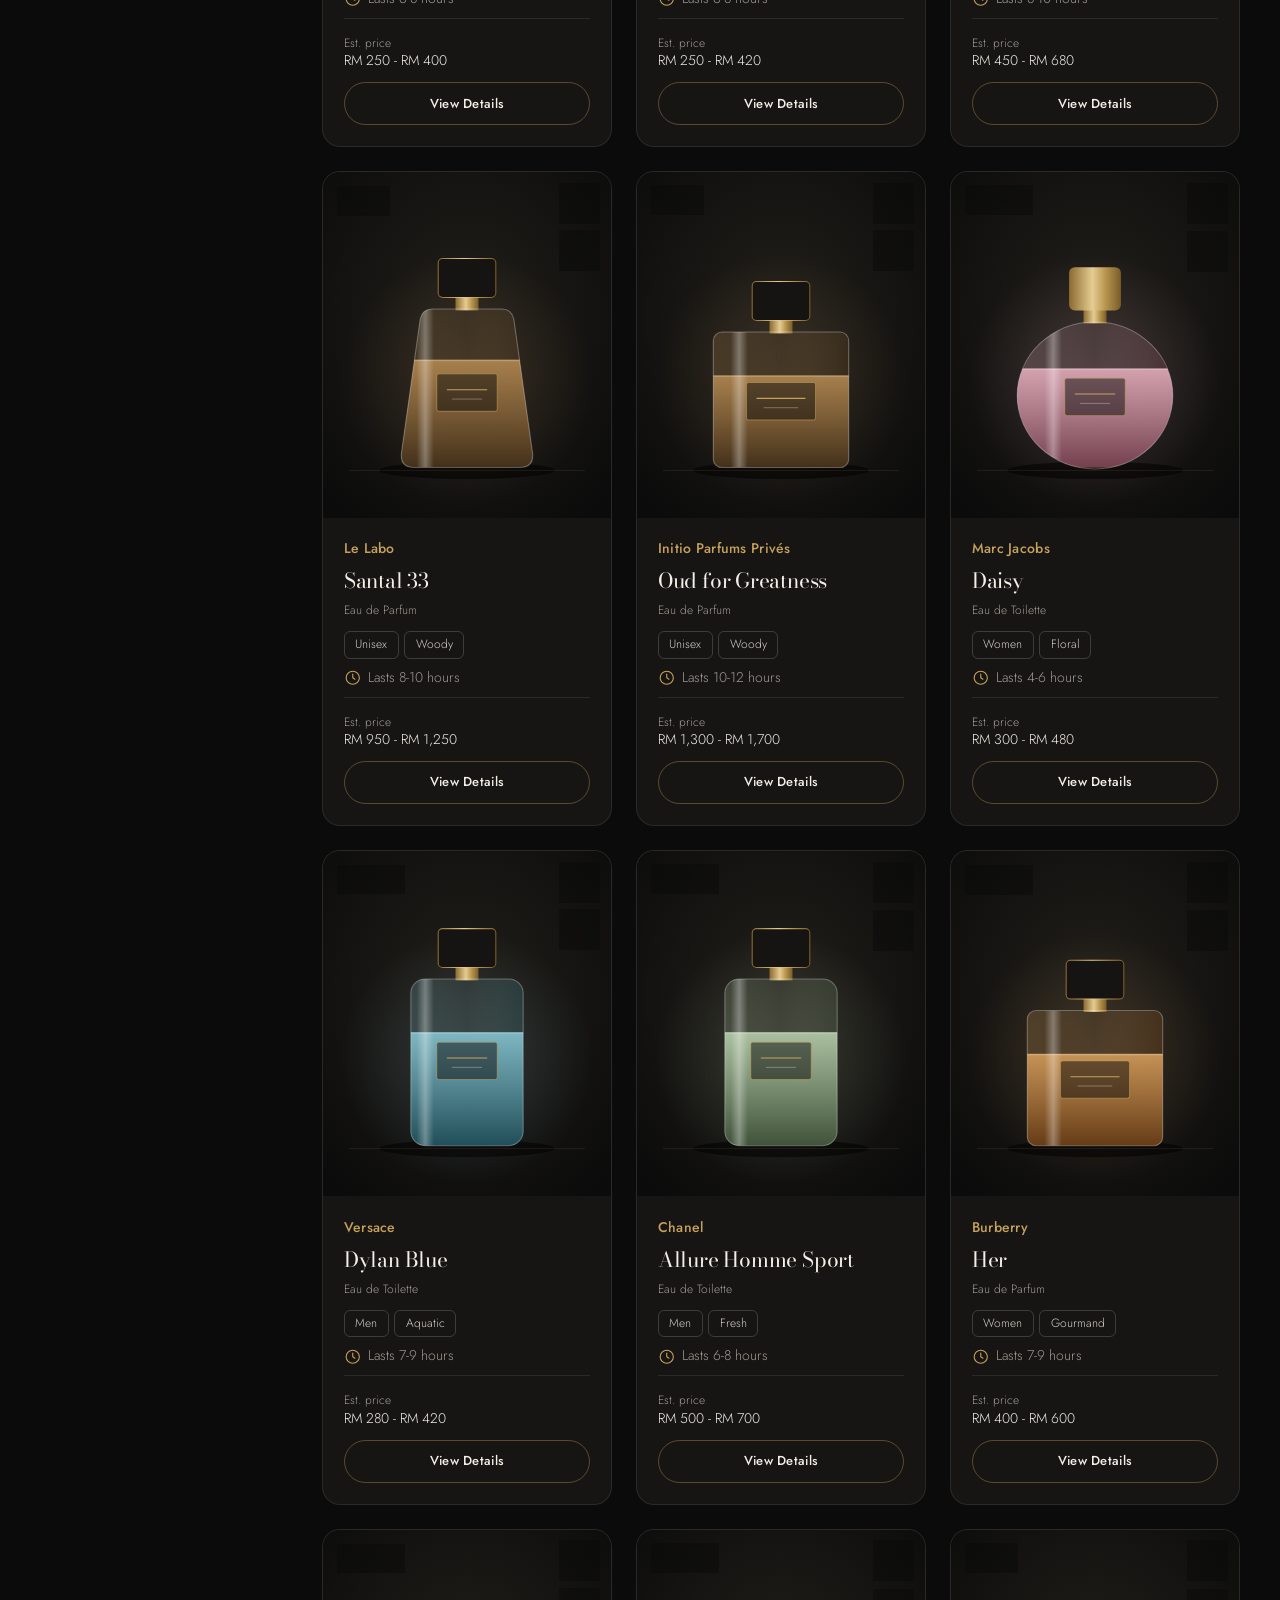
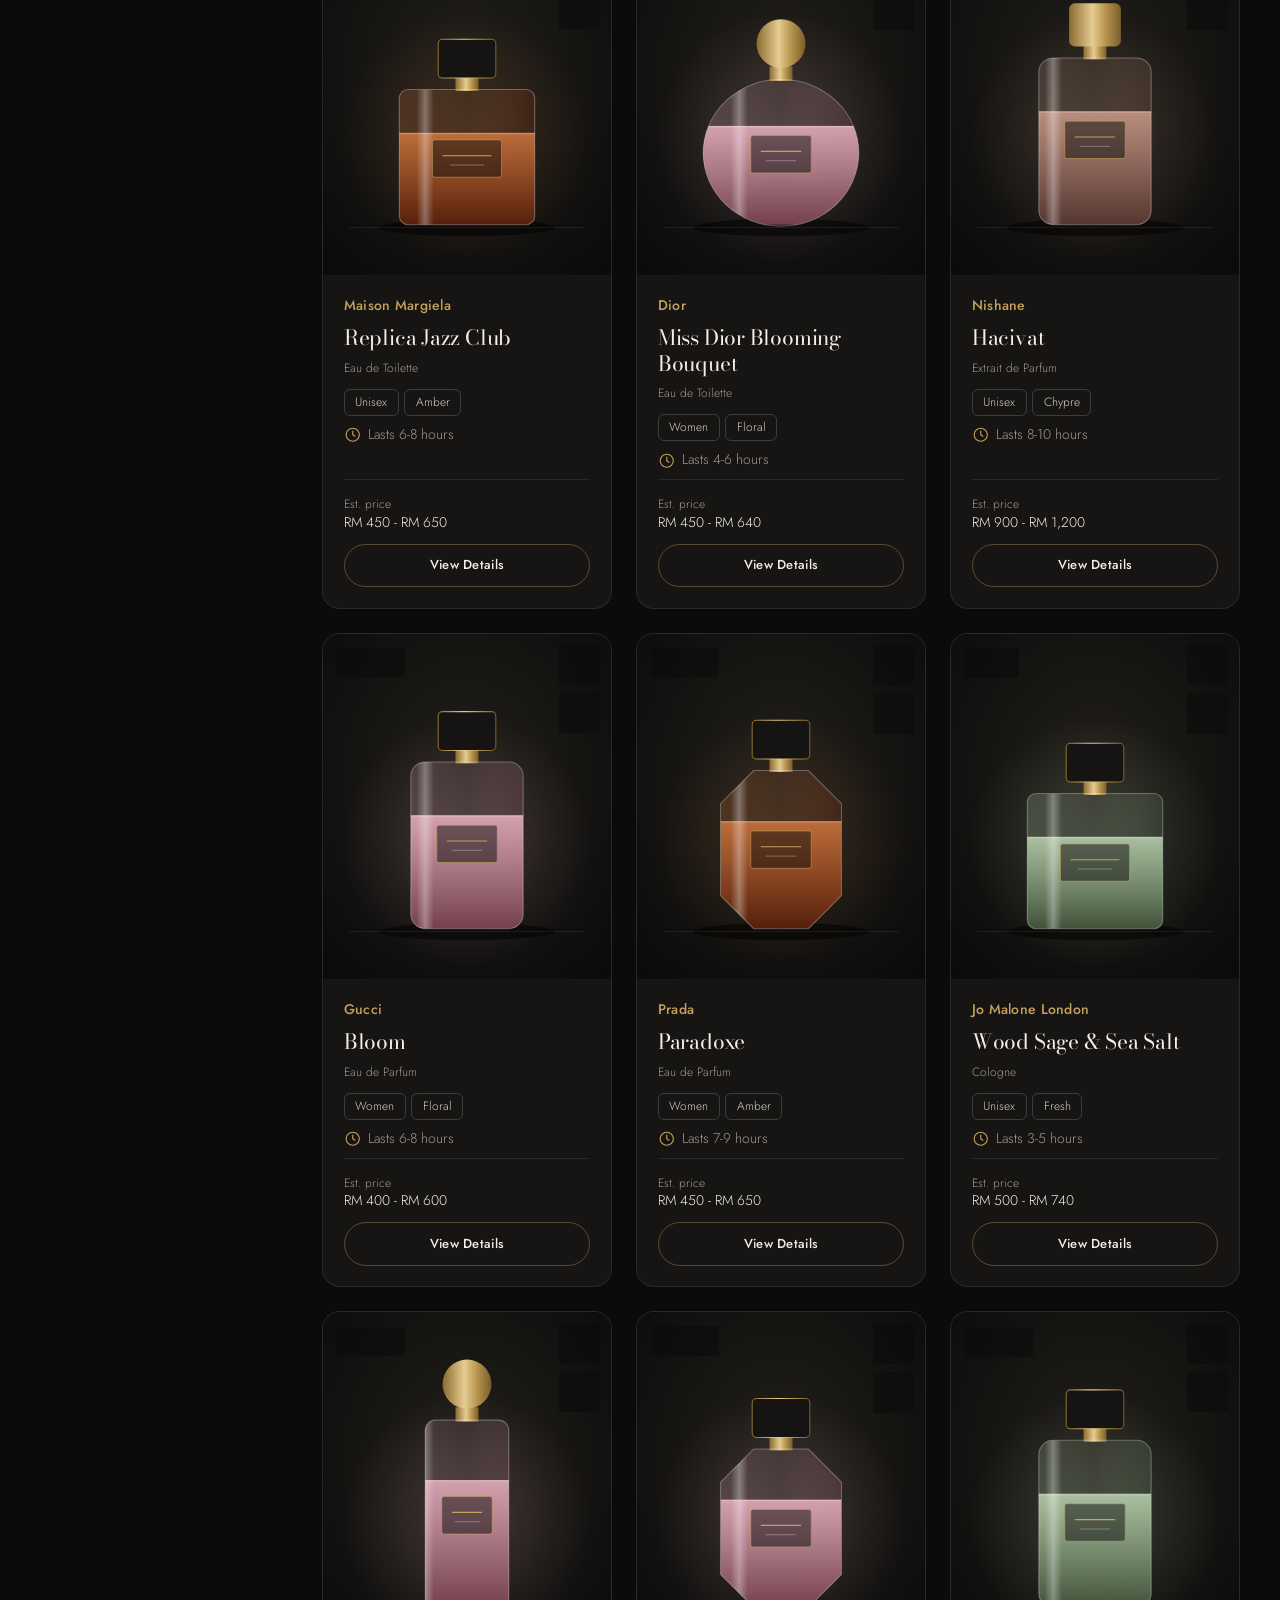
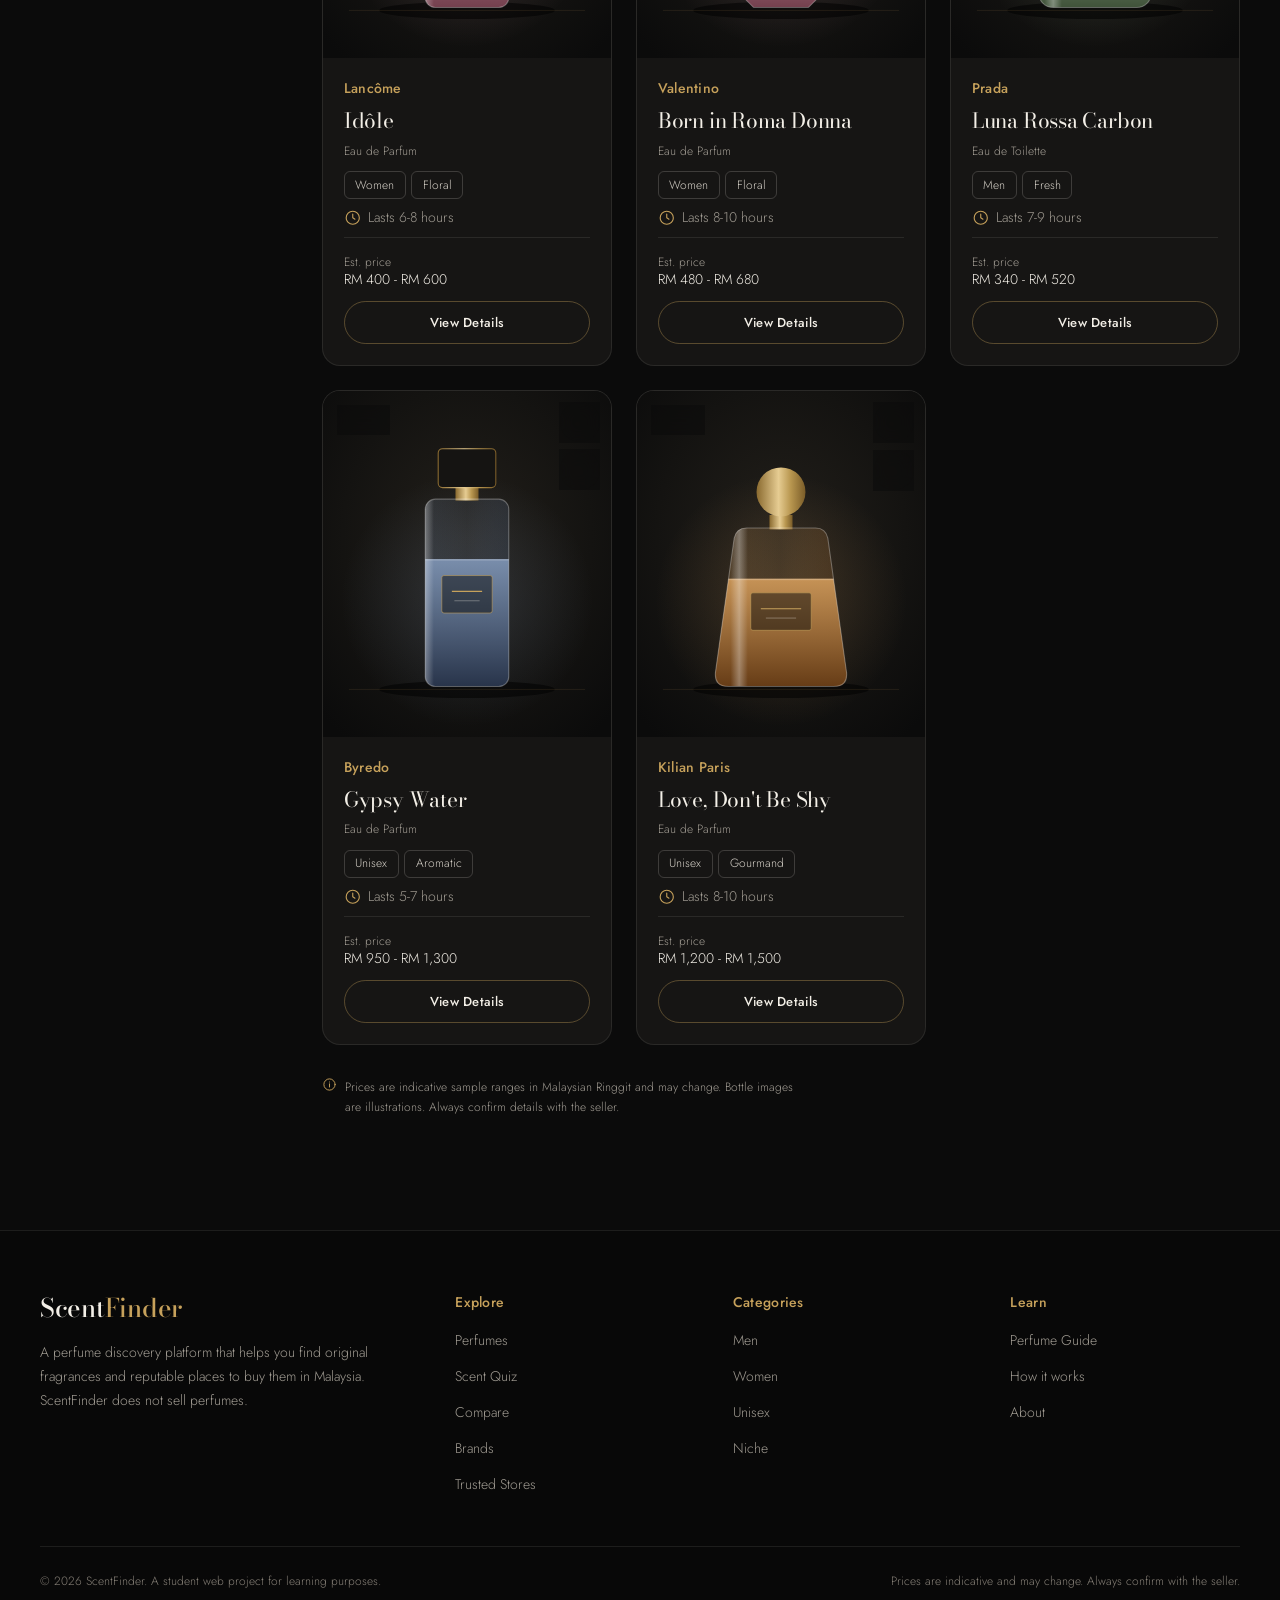
<file: perfumes.html>
<!DOCTYPE html>
<html lang="en">
<head>
  <meta charset="UTF-8">
  <meta name="viewport" content="width=device-width, initial-scale=1.0">
  <title>Perfume Discovery | ScentFinder</title>
  <meta name="description" content="Search and filter original perfumes by brand, gender, fragrance family, price, season and longevity.">
  <meta name="theme-color" content="#0B0B0B">

  <meta property="og:type" content="website">
  <meta property="og:site_name" content="ScentFinder">
  <meta property="og:title" content="Perfume Discovery | ScentFinder">
  <meta property="og:description" content="Search, filter and compare designer, niche and luxury perfumes.">
  <meta property="og:image" content="images/banners/og-image.png">

  <link rel="icon" href="images/banners/favicon.svg" type="image/svg+xml">
  <link rel="preconnect" href="https://fonts.googleapis.com">
  <link rel="preconnect" href="https://fonts.gstatic.com" crossorigin>
  <link href="https://fonts.googleapis.com/css2?family=Bodoni+Moda:opsz,wght@6..96,400;6..96,500&family=Jost:wght@300;400;500&display=swap" rel="stylesheet">
  <link rel="stylesheet" href="css/style.css">
  <link rel="stylesheet" href="css/responsive.css">

  <script>document.documentElement.classList.add('js');</script>
  <script src="js/perfumes.js" defer></script>
  <script src="js/stores.js" defer></script>
  <script src="js/main.js" defer></script>
</head>
<body data-page="perfumes">
  <a class="skip-link" href="#main">Skip to content</a>
  <header class="site-header" id="site-header"></header>

  <main id="main">
    <section class="page-hero">
      <div class="container">
        <nav class="breadcrumb" aria-label="Breadcrumb">
          <ol>
            <li><a href="index.html">Home</a></li>
            <li aria-current="page">Perfumes</li>
          </ol>
        </nav>
        <h1 class="page-title">Perfume discovery</h1>
        <p class="page-subtitle">Search, filter and compare popular designer, niche and luxury fragrances.</p>
      </div>
    </section>

    <section class="section" aria-label="Perfume catalogue">
      <div class="container">

        <!-- Search and category chips -->
        <div class="catalogue-top">
          <div class="search-field search-field-plain">
            <svg class="icon" viewBox="0 0 24 24" aria-hidden="true"><circle cx="11" cy="11" r="7"/><path d="M20 20l-3.5-3.5"/></svg>
            <label for="catalogue-search" class="visually-hidden">Search perfume, brand or fragrance</label>
            <input type="search" id="catalogue-search" placeholder="Search perfume, brand or fragrance..." autocomplete="off">
          </div>

          <div class="category-chips" id="category-chips" role="group" aria-label="Categories">
            <button class="chip is-active" type="button" data-category="All" aria-pressed="true">All</button>
            <button class="chip" type="button" data-category="Men" aria-pressed="false">Men</button>
            <button class="chip" type="button" data-category="Women" aria-pressed="false">Women</button>
            <button class="chip" type="button" data-category="Unisex" aria-pressed="false">Unisex</button>
            <button class="chip" type="button" data-category="Luxury" aria-pressed="false">Luxury</button>
            <button class="chip" type="button" data-category="Niche" aria-pressed="false">Niche</button>
            <button class="chip" type="button" data-category="Designer" aria-pressed="false">Designer</button>
          </div>
        </div>

        <div class="catalogue-layout">

          <!-- Filters sidebar (collapses into a panel on tablets and phones) -->
          <aside class="filters" id="filters" aria-labelledby="filters-title">
            <div class="filters-head">
              <h2 id="filters-title">Filters</h2>
              <button class="link-btn" type="button" data-clear-filters>Clear all</button>
            </div>

            <div class="filter-groups">
              <div class="filter-group">
                <label class="field-label" for="filter-brand">Brand</label>
                <select id="filter-brand">
                  <option value="all">All brands</option>
                </select>
              </div>

              <div class="filter-group">
                <label class="field-label" for="filter-gender">Gender</label>
                <select id="filter-gender">
                  <option value="all">Any</option>
                  <option value="Men">Men</option>
                  <option value="Women">Women</option>
                  <option value="Unisex">Unisex</option>
                </select>
              </div>

              <div class="filter-group">
                <label class="field-label" for="filter-family">Fragrance type</label>
                <select id="filter-family">
                  <option value="all">All families</option>
                </select>
              </div>

              <div class="filter-group">
                <label class="field-label" for="filter-price">Price range</label>
                <select id="filter-price">
                  <option value="all">Any price</option>
                  <option value="under-500">From under RM500</option>
                  <option value="500-1000">From RM500 to RM1,000</option>
                  <option value="over-1000">From RM1,000 and above</option>
                </select>
              </div>

              <div class="filter-group">
                <label class="field-label" for="filter-popularity">Popularity</label>
                <select id="filter-popularity">
                  <option value="all">Any</option>
                  <option value="bestseller">Bestsellers</option>
                  <option value="popular">Popular</option>
                  <option value="hidden">Hidden gems</option>
                </select>
              </div>

              <div class="filter-group">
                <label class="field-label" for="filter-season">Season</label>
                <select id="filter-season">
                  <option value="all">Any season</option>
                  <option value="Spring">Spring</option>
                  <option value="Summer">Summer</option>
                  <option value="Autumn">Autumn</option>
                  <option value="Winter">Winter</option>
                </select>
              </div>

              <div class="filter-group">
                <label class="field-label" for="filter-longevity">Longevity</label>
                <select id="filter-longevity">
                  <option value="all">Any</option>
                  <option value="light">Light (under 6 hours)</option>
                  <option value="moderate">Moderate (6 to 7 hours)</option>
                  <option value="long">Long-lasting (8 hours or more)</option>
                </select>
              </div>
            </div>
          </aside>

          <!-- Results -->
          <div class="catalogue-main">
            <div class="catalogue-toolbar">
              <button class="btn btn-outline btn-sm filter-toggle" id="filter-toggle" type="button" aria-expanded="false" aria-controls="filters">
                <svg class="icon" viewBox="0 0 24 24" aria-hidden="true"><path d="M4 6h16M7 12h10M10 18h4"/></svg>
                Filters <span id="active-filter-count"></span>
              </button>
              <p class="results-count" id="results-count" aria-live="polite"></p>
              <div class="sort-control">
                <label class="field-label" for="sort-select">Sort by</label>
                <select id="sort-select">
                  <option value="popular">Most popular</option>
                  <option value="name">Name (A to Z)</option>
                  <option value="price-low">Price: low to high</option>
                  <option value="price-high">Price: high to low</option>
                  <option value="longevity">Longest lasting</option>
                </select>
              </div>
            </div>

            <div class="perfume-grid" id="perfume-grid"></div>

            <div class="empty-state" id="empty-state" hidden>
              <h2>No perfumes match these filters</h2>
              <p>Try a different search term, or clear the filters to see the whole catalogue.</p>
              <button class="btn btn-outline" type="button" data-clear-filters>Clear filters</button>
            </div>

            <p class="data-note">
              <svg class="icon" viewBox="0 0 24 24" aria-hidden="true"><circle cx="12" cy="12" r="9"/><path d="M12 11v5M12 8h.01"/></svg>
              Prices are indicative sample ranges in Malaysian Ringgit and may change. Bottle images are illustrations. Always confirm details with the seller.
            </p>
          </div>
        </div>
      </div>
    </section>
  </main>

  <footer class="site-footer" id="site-footer"></footer>
</body>
</html>
</file>
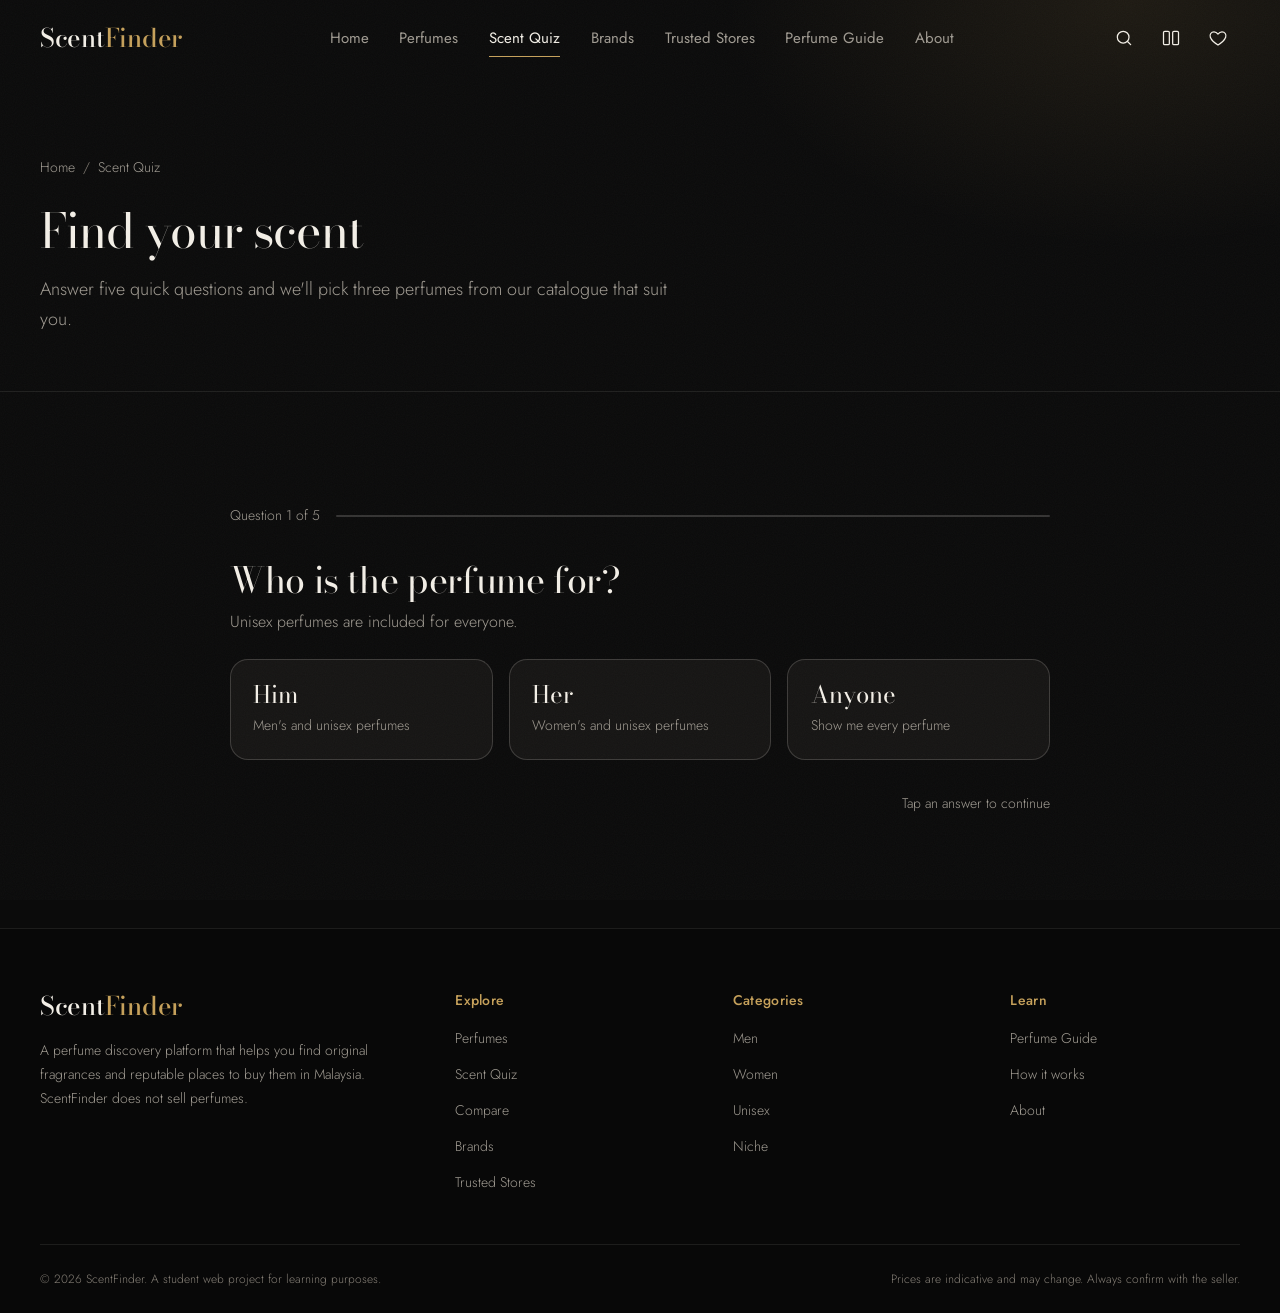
<file: quiz.html>
<!DOCTYPE html>
<html lang="en">
<head>
  <meta charset="UTF-8">
  <meta name="viewport" content="width=device-width, initial-scale=1.0">
  <title>Scent Quiz: Find Your Perfume | ScentFinder</title>
  <meta name="description" content="Answer five quick questions and get three perfume suggestions that match your taste, budget and lifestyle.">
  <meta name="theme-color" content="#0B0B0B">

  <meta property="og:type" content="website">
  <meta property="og:site_name" content="ScentFinder">
  <meta property="og:title" content="Scent Quiz | ScentFinder">
  <meta property="og:description" content="Find your perfume in five quick questions.">
  <meta property="og:image" content="images/banners/og-image.png">

  <link rel="icon" href="images/banners/favicon.svg" type="image/svg+xml">
  <link rel="preconnect" href="https://fonts.googleapis.com">
  <link rel="preconnect" href="https://fonts.gstatic.com" crossorigin>
  <link href="https://fonts.googleapis.com/css2?family=Bodoni+Moda:opsz,wght@6..96,400;6..96,500&family=Jost:wght@300;400;500&display=swap" rel="stylesheet">
  <link rel="stylesheet" href="css/style.css">
  <link rel="stylesheet" href="css/responsive.css">

  <script>document.documentElement.classList.add('js');</script>
  <script src="js/perfumes.js" defer></script>
  <script src="js/stores.js" defer></script>
  <script src="js/quiz.js" defer></script>
  <script src="js/main.js" defer></script>
</head>
<body data-page="quiz">
  <a class="skip-link" href="#main">Skip to content</a>
  <header class="site-header" id="site-header"></header>

  <main id="main">
    <section class="page-hero">
      <div class="container">
        <nav class="breadcrumb" aria-label="Breadcrumb">
          <ol>
            <li><a href="index.html">Home</a></li>
            <li aria-current="page">Scent Quiz</li>
          </ol>
        </nav>
        <h1 class="page-title">Find your scent</h1>
        <p class="page-subtitle">Answer five quick questions and we'll pick three perfumes from our catalogue that suit you.</p>
      </div>
    </section>

    <section class="section">
      <div class="container">
        <!-- The questions and results are built by js/quiz.js -->
        <div class="quiz" id="quiz" aria-live="polite">
          <noscript><p>The Scent Quiz needs JavaScript to run.</p></noscript>
        </div>
      </div>
    </section>
  </main>

  <footer class="site-footer" id="site-footer"></footer>
</body>
</html>
</file>
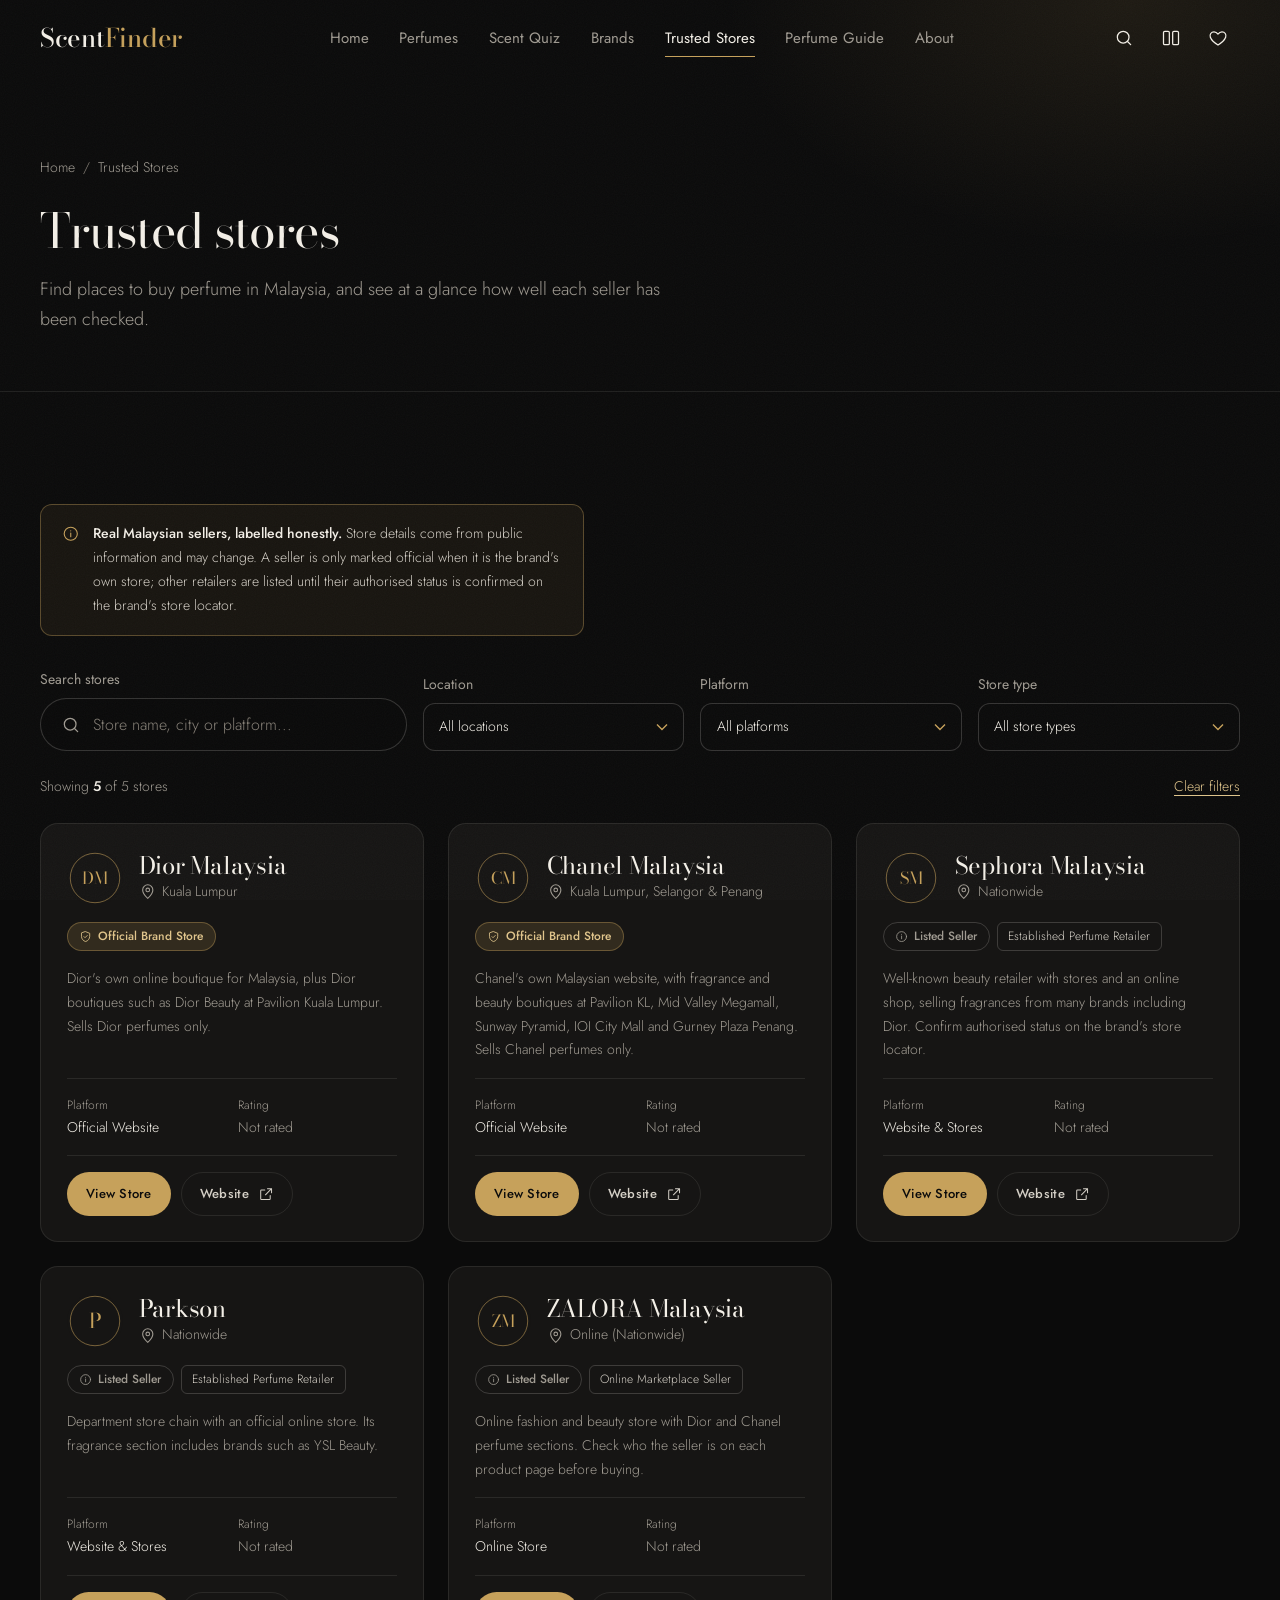
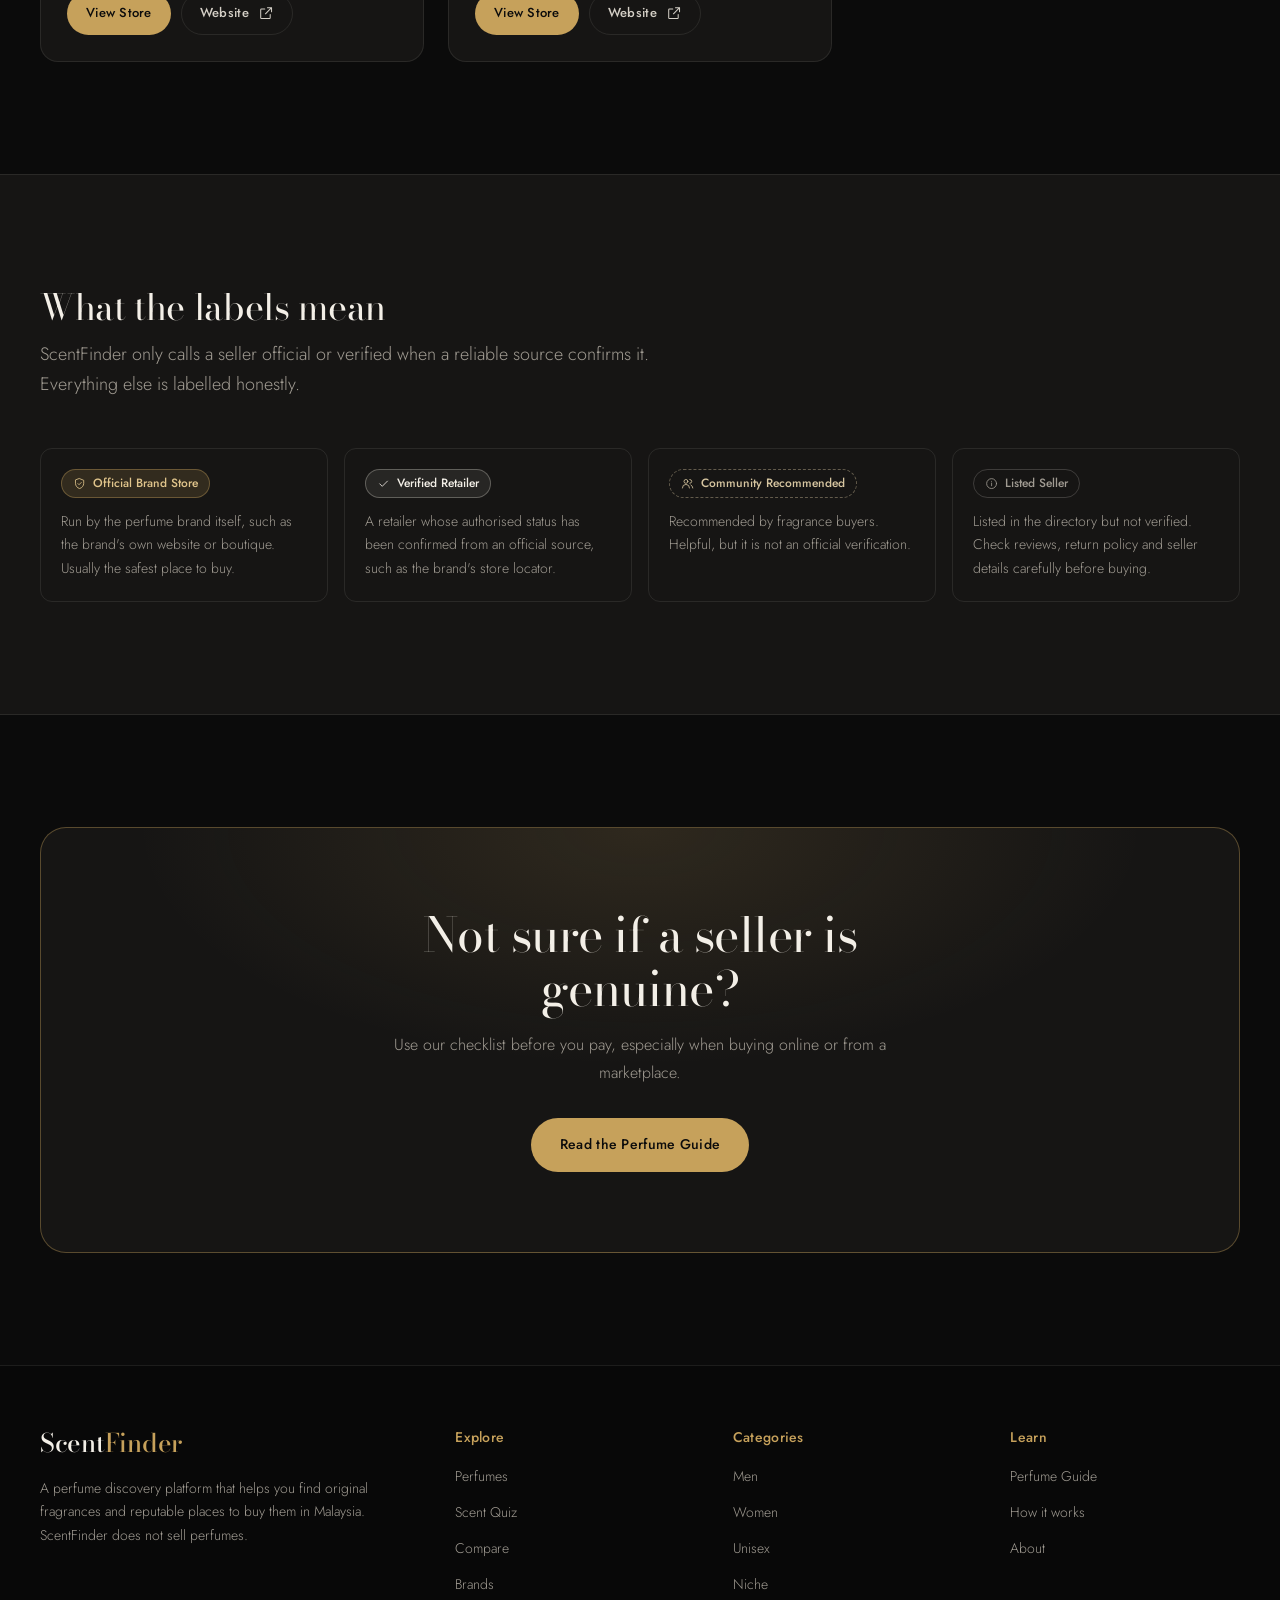
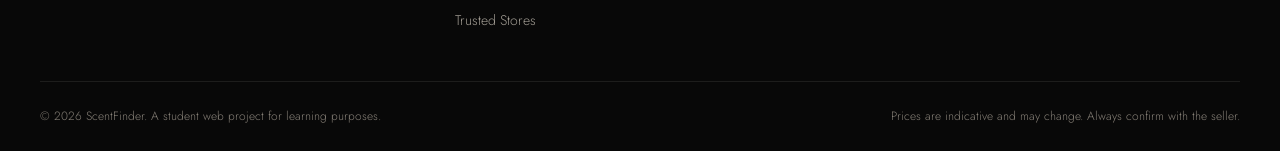
<file: stores.html>
<!DOCTYPE html>
<html lang="en">
<head>
  <meta charset="UTF-8">
  <meta name="viewport" content="width=device-width, initial-scale=1.0">
  <title>Trusted Perfume Stores in Malaysia | ScentFinder</title>
  <meta name="description" content="Find perfume stores and sellers in Malaysia, with clear labels that explain how each seller has been checked.">
  <meta name="theme-color" content="#0B0B0B">

  <meta property="og:type" content="website">
  <meta property="og:site_name" content="ScentFinder">
  <meta property="og:title" content="Trusted Perfume Stores | ScentFinder">
  <meta property="og:description" content="Compare perfume sellers by location, platform and verification status.">
  <meta property="og:image" content="images/banners/og-image.png">

  <link rel="icon" href="images/banners/favicon.svg" type="image/svg+xml">
  <link rel="preconnect" href="https://fonts.googleapis.com">
  <link rel="preconnect" href="https://fonts.gstatic.com" crossorigin>
  <link href="https://fonts.googleapis.com/css2?family=Bodoni+Moda:opsz,wght@6..96,400;6..96,500&family=Jost:wght@300;400;500&display=swap" rel="stylesheet">
  <link rel="stylesheet" href="css/style.css">
  <link rel="stylesheet" href="css/responsive.css">

  <script>document.documentElement.classList.add('js');</script>
  <script src="js/perfumes.js" defer></script>
  <script src="js/stores.js" defer></script>
  <script src="js/main.js" defer></script>
</head>
<body data-page="stores">
  <a class="skip-link" href="#main">Skip to content</a>
  <header class="site-header" id="site-header"></header>

  <main id="main">
    <section class="page-hero">
      <div class="container">
        <nav class="breadcrumb" aria-label="Breadcrumb">
          <ol>
            <li><a href="index.html">Home</a></li>
            <li aria-current="page">Trusted Stores</li>
          </ol>
        </nav>
        <h1 class="page-title">Trusted stores</h1>
        <p class="page-subtitle">Find places to buy perfume in Malaysia, and see at a glance how well each seller has been checked.</p>
      </div>
    </section>

    <section class="section" aria-label="Store directory">
      <div class="container">
        <p class="notice" style="margin-bottom: 2rem">
          <svg class="icon" viewBox="0 0 24 24" aria-hidden="true"><circle cx="12" cy="12" r="9"/><path d="M12 11v5M12 8h.01"/></svg>
          <span><strong>Real Malaysian sellers, labelled honestly.</strong> Store details come from public information and may change. A seller is only marked official when it is the brand's own store; other retailers are listed until their authorised status is confirmed on the brand's store locator.</span>
        </p>

        <!-- Search and filters -->
        <div class="toolbar">
          <div>
            <label class="field-label" for="store-search">Search stores</label>
            <div class="search-field search-field-plain">
              <svg class="icon" viewBox="0 0 24 24" aria-hidden="true"><circle cx="11" cy="11" r="7"/><path d="M20 20l-3.5-3.5"/></svg>
              <input type="search" id="store-search" placeholder="Store name, city or platform..." autocomplete="off">
            </div>
          </div>
          <div>
            <label class="field-label" for="filter-location">Location</label>
            <select id="filter-location">
              <option value="all">All locations</option>
            </select>
          </div>
          <div>
            <label class="field-label" for="filter-platform">Platform</label>
            <select id="filter-platform">
              <option value="all">All platforms</option>
            </select>
          </div>
          <div>
            <label class="field-label" for="filter-type">Store type</label>
            <select id="filter-type">
              <option value="all">All store types</option>
            </select>
          </div>
        </div>

        <div class="toolbar-meta">
          <p class="results-count" id="store-count" aria-live="polite"></p>
          <button class="link-btn" type="button" data-clear-stores>Clear filters</button>
        </div>

        <div class="store-grid" id="store-grid"></div>

        <div class="empty-state" id="store-empty" hidden>
          <h2>No stores match your search</h2>
          <p>Try another city or platform, or clear the filters to see every store.</p>
          <button class="btn btn-outline" type="button" data-clear-stores>Clear filters</button>
        </div>
      </div>
    </section>

    <!-- What the verification labels mean -->
    <section class="section section-alt" aria-labelledby="legend-title">
      <div class="container">
        <div class="section-header reveal">
          <h2 id="legend-title" class="section-title">What the labels mean</h2>
          <p class="section-subtitle">ScentFinder only calls a seller official or verified when a reliable source confirms it. Everything else is labelled honestly.</p>
        </div>
        <div class="legend" id="verification-legend"></div>
      </div>
    </section>

    <section class="section" aria-labelledby="stores-cta-title">
      <div class="container">
        <div class="cta reveal">
          <h2 id="stores-cta-title">Not sure if a seller is genuine?</h2>
          <p>Use our checklist before you pay, especially when buying online or from a marketplace.</p>
          <div class="cta-actions">
            <a href="guide.html" class="btn btn-gold">Read the Perfume Guide</a>
          </div>
        </div>
      </div>
    </section>
  </main>

  <footer class="site-footer" id="site-footer"></footer>
</body>
</html>
</file>
<file: css/style.css>
/* =========================================================
   ScentFinder – style.css
   Main stylesheet: design tokens, base styles, layout,
   shared components and page sections.
   Screen-size adjustments live in responsive.css.
   ========================================================= */

/* ---------------------------------------------------------
   1. DESIGN TOKENS (CSS variables)
   Change a value here and it updates across the whole site.
   --------------------------------------------------------- */
:root {
  /* Colors */
  --color-black: #0B0B0B;
  --color-charcoal: #161514;
  --color-charcoal-2: #1E1C1A;
  --color-charcoal-3: #2A2724;
  --color-white: #F3EFE7;
  --color-text-soft: #D4CFC6;
  --color-gray: #A09B92;
  --color-gray-dark: #857F76;
  --color-gold: #C6A15B;
  --color-gold-light: #E0C58C;
  --color-gold-dark: #8F7338;
  --color-paper: #ECE5D6;           /* perfume blotter strips */
  --color-border: rgba(243, 239, 231, 0.09);
  --color-border-strong: rgba(243, 239, 231, 0.18);
  --color-border-gold: rgba(198, 161, 91, 0.38);
  --glass-bg: rgba(30, 28, 26, 0.55);
  --glass-border: rgba(243, 239, 231, 0.1);
  --overlay: rgba(6, 6, 6, 0.78);

  /* Scent-family tints (used for the blotter strip tips) */
  --tint-floral: #D9A3B1;
  --tint-chypre: #B98F7E;
  --tint-woody: #A67C4E;
  --tint-amber: #C0703A;
  --tint-gourmand: #C99356;
  --tint-aromatic: #7F95B5;
  --tint-fresh: #A9C39C;
  --tint-aquatic: #7FBCC8;

  /* Typography */
  --font-display: 'Bodoni Moda', Didot, 'Bodoni 72', 'Times New Roman', serif;
  --font-body: 'Jost', 'Futura', 'Segoe UI', 'Helvetica Neue', Arial, sans-serif;
  --fs-xs: 0.75rem;     /* 12px */
  --fs-sm: 0.875rem;    /* 14px */
  --fs-base: 1rem;      /* 16px */
  --fs-md: 1.125rem;    /* 18px */
  --fs-lg: 1.3125rem;   /* 21px */
  --fs-xl: 1.5rem;      /* 24px */
  --fs-2xl: clamp(1.75rem, 3.4vw, 2.25rem);  /* up to 36px */
  --fs-3xl: clamp(2.25rem, 5vw, 3rem);       /* up to 48px */
  --fs-hero: clamp(2.75rem, 6.4vw, 4.5rem);  /* up to 72px */

  /* Spacing */
  --space-1: 0.25rem;
  --space-2: 0.5rem;
  --space-3: 0.75rem;
  --space-4: 1rem;
  --space-5: 1.5rem;
  --space-6: 2rem;
  --space-7: 3rem;
  --space-8: 4rem;
  --space-9: 6rem;
  --section-space: clamp(4rem, 9vw, 7rem);

  /* Shape & motion */
  --radius-sm: 6px;
  --radius-md: 12px;
  --radius-lg: 18px;
  --radius-xl: 26px;
  --radius-pill: 999px;
  --shadow-soft: 0 24px 50px -30px rgba(0, 0, 0, 0.9);
  --ease: cubic-bezier(0.22, 0.61, 0.36, 1);
  --transition: 0.35s var(--ease);

  /* Layout */
  --container: 1200px;
  --header-height: 76px;
}

/* ---------------------------------------------------------
   2. RESET & BASE
   --------------------------------------------------------- */
*,
*::before,
*::after {
  box-sizing: border-box;
  margin: 0;
  padding: 0;
}

html {
  -webkit-text-size-adjust: 100%;
  scroll-padding-top: calc(var(--header-height) + 1rem);
}

@media (prefers-reduced-motion: no-preference) {
  html { scroll-behavior: smooth; }
}

body {
  font-family: var(--font-body);
  font-size: var(--fs-base);
  font-weight: 300;
  line-height: 1.7;
  color: var(--color-white);
  background-color: var(--color-black);
  -webkit-font-smoothing: antialiased;
  -moz-osx-font-smoothing: grayscale;
  overflow-x: hidden;
}

/* A very faint paper grain for a premium, printed feel */
body::before {
  content: "";
  position: fixed;
  inset: 0;
  z-index: 1000;
  pointer-events: none;
  opacity: 0.035;
  background-image: url("data:image/svg+xml,%3Csvg xmlns='http://www.w3.org/2000/svg' width='160' height='160'%3E%3Cfilter id='n'%3E%3CfeTurbulence type='fractalNoise' baseFrequency='.9' numOctaves='2' stitchTiles='stitch'/%3E%3C/filter%3E%3Crect width='100%25' height='100%25' filter='url(%23n)'/%3E%3C/svg%3E");
}

body.no-scroll { overflow: hidden; }

img,
svg {
  display: block;
  max-width: 100%;
}

img { height: auto; }

a {
  color: inherit;
  text-decoration: none;
}

button,
input,
select,
textarea {
  font: inherit;
  color: inherit;
}

button {
  cursor: pointer;
  background: none;
  border: none;
}

ul,
ol { list-style: none; }

h1,
h2,
h3,
h4 {
  font-family: var(--font-display);
  font-weight: 400;
  line-height: 1.12;
  letter-spacing: -0.01em;
}

p { max-width: 68ch; }

::selection {
  background: var(--color-gold);
  color: var(--color-black);
}

:focus-visible {
  outline: 2px solid var(--color-gold);
  outline-offset: 3px;
}

[tabindex="-1"]:focus { outline: none; }

[hidden] { display: none !important; }

/* ---------------------------------------------------------
   3. UTILITIES
   --------------------------------------------------------- */
.container {
  width: min(100% - 3rem, var(--container));
  margin-inline: auto;
}

.visually-hidden {
  position: absolute !important;
  width: 1px;
  height: 1px;
  padding: 0;
  margin: -1px;
  overflow: hidden;
  clip: rect(0, 0, 0, 0);
  white-space: nowrap;
  border: 0;
}

.skip-link {
  position: fixed;
  top: 0.75rem;
  left: 0.75rem;
  z-index: 500;
  padding: 0.7rem 1.1rem;
  border-radius: var(--radius-pill);
  background: var(--color-gold);
  color: var(--color-black);
  font-weight: 500;
  transform: translateY(-150%);
  transition: transform var(--transition);
}

.skip-link:focus { transform: translateY(0); }

.muted { color: var(--color-gray); }
.small { font-size: var(--fs-sm); }

.icon {
  width: 1.25em;
  height: 1.25em;
  flex-shrink: 0;
  fill: none;
  stroke: currentColor;
  stroke-width: 1.5;
  stroke-linecap: round;
  stroke-linejoin: round;
}

.icon-fill { fill: currentColor; }

/* ---------------------------------------------------------
   4. SECTIONS & HEADINGS
   --------------------------------------------------------- */
.section { padding-block: var(--section-space); }

.section-alt {
  background: var(--color-charcoal);
  border-block: 1px solid var(--color-border);
}

.section-header {
  max-width: 40rem;
  margin-bottom: var(--space-7);
}

.section-header-row {
  display: flex;
  align-items: flex-end;
  justify-content: space-between;
  gap: var(--space-5);
  margin-bottom: var(--space-7);
}

.section-header-row .section-header { margin-bottom: 0; }

.section-title { font-size: var(--fs-2xl); }

.section-subtitle {
  margin-top: var(--space-3);
  color: var(--color-gray);
  font-size: var(--fs-md);
}

/* Small label used for content such as a brand name */
.label {
  display: block;
  font-size: var(--fs-sm);
  font-weight: 500;
  color: var(--color-gold);
  letter-spacing: 0.02em;
}

.text-link {
  display: inline-flex;
  align-items: center;
  gap: 0.4rem;
  color: var(--color-gold-light);
  font-weight: 400;
  text-decoration: underline;
  text-decoration-color: var(--color-border-gold);
  text-underline-offset: 0.3em;
  transition: color var(--transition), text-decoration-color var(--transition);
}

.text-link:hover {
  color: var(--color-white);
  text-decoration-color: var(--color-gold);
}

/* ---------------------------------------------------------
   5. BUTTONS, CHIPS, TAGS & BADGES
   --------------------------------------------------------- */
.btn {
  display: inline-flex;
  align-items: center;
  justify-content: center;
  gap: 0.55rem;
  padding: 0.9rem 1.75rem;
  border: 1px solid transparent;
  border-radius: var(--radius-pill);
  font-size: var(--fs-sm);
  font-weight: 500;
  letter-spacing: 0.02em;
  white-space: nowrap;
  transition: background-color var(--transition), color var(--transition),
    border-color var(--transition), box-shadow var(--transition);
}

.btn-gold {
  background: var(--color-gold);
  color: var(--color-black);
}

.btn-gold:hover {
  background: var(--color-gold-light);
  box-shadow: 0 14px 30px -16px rgba(198, 161, 91, 0.8);
}

.btn-outline {
  border-color: var(--color-border-gold);
  color: var(--color-white);
}

.btn-outline:hover {
  border-color: var(--color-gold);
  background: rgba(198, 161, 91, 0.08);
}

.btn-outline.is-favorite {
  border-color: var(--color-gold);
  color: var(--color-gold-light);
}

.btn-ghost {
  color: var(--color-text-soft);
  border-color: var(--color-border);
}

.btn-ghost:hover {
  color: var(--color-white);
  border-color: var(--color-border-strong);
}

.btn-sm {
  padding: 0.6rem 1.15rem;
  font-size: 0.8125rem;
}

.btn-block { width: 100%; }

.icon-btn {
  position: relative;
  display: inline-grid;
  place-items: center;
  width: 44px;
  height: 44px;
  border-radius: 50%;
  color: var(--color-white);
  transition: background-color var(--transition), color var(--transition);
}

.icon-btn:hover {
  background: rgba(243, 239, 231, 0.07);
  color: var(--color-gold-light);
}

.link-btn {
  color: var(--color-gold-light);
  font-size: var(--fs-sm);
  text-decoration: underline;
  text-underline-offset: 0.25em;
}

.link-btn:hover { color: var(--color-white); }

.chip {
  padding: 0.5rem 1.1rem;
  border: 1px solid var(--color-border-strong);
  border-radius: var(--radius-pill);
  font-size: var(--fs-sm);
  color: var(--color-text-soft);
  transition: background-color var(--transition), color var(--transition), border-color var(--transition);
}

.chip:hover {
  border-color: var(--color-gold);
  color: var(--color-white);
}

.chip.is-active {
  background: var(--color-gold);
  border-color: var(--color-gold);
  color: var(--color-black);
  font-weight: 500;
}

.tag {
  display: inline-flex;
  align-items: center;
  gap: 0.35rem;
  padding: 0.2rem 0.65rem;
  border: 1px solid var(--color-border-strong);
  border-radius: var(--radius-sm);
  font-size: var(--fs-xs);
  color: var(--color-text-soft);
  line-height: 1.6;
}

.tag-demo {
  border-style: dashed;
  color: var(--color-gray);
}

.badge {
  display: inline-flex;
  align-items: center;
  gap: 0.4rem;
  padding: 0.25rem 0.7rem;
  border: 1px solid transparent;
  border-radius: var(--radius-pill);
  font-size: var(--fs-xs);
  font-weight: 500;
  line-height: 1.6;
}

.badge .icon { width: 1.1em; height: 1.1em; }

.badge-official {
  background: rgba(198, 161, 91, 0.16);
  border-color: var(--color-border-gold);
  color: var(--color-gold-light);
}

.badge-verified {
  background: rgba(243, 239, 231, 0.08);
  border-color: rgba(243, 239, 231, 0.28);
  color: var(--color-white);
}

.badge-community {
  border-color: rgba(214, 197, 160, 0.4);
  border-style: dashed;
  color: #D6C5A0;
}

.badge-listed {
  border-color: var(--color-border-strong);
  color: var(--color-gray);
}

.rating {
  display: inline-flex;
  align-items: center;
  gap: 0.3rem;
  color: var(--color-white);
}

.rating .icon {
  width: 1em;
  height: 1em;
  color: var(--color-gold);
}

/* ---------------------------------------------------------
   6. FORM CONTROLS
   --------------------------------------------------------- */
.field-label {
  display: block;
  margin-bottom: 0.4rem;
  font-size: var(--fs-sm);
  font-weight: 400;
  color: var(--color-gray);
}

select {
  appearance: none;
  -webkit-appearance: none;
  width: 100%;
  padding: 0.7rem 2.4rem 0.7rem 0.95rem;
  border: 1px solid var(--color-border-strong);
  border-radius: var(--radius-md);
  background-color: var(--color-black);
  background-image: url("data:image/svg+xml,%3Csvg xmlns='http://www.w3.org/2000/svg' viewBox='0 0 12 8'%3E%3Cpath d='M1 1.5l5 5 5-5' fill='none' stroke='%23C6A15B' stroke-width='1.4'/%3E%3C/svg%3E");
  background-repeat: no-repeat;
  background-position: right 0.95rem center;
  background-size: 12px;
  font-size: var(--fs-sm);
  cursor: pointer;
  transition: border-color var(--transition);
}

select:hover,
select:focus { border-color: var(--color-border-gold); }

select option {
  background: var(--color-charcoal);
  color: var(--color-white);
}

.search-field {
  position: relative;
  display: flex;
  align-items: center;
  gap: 0.75rem;
  padding: 0.35rem 0.35rem 0.35rem 1.25rem;
  border: 1px solid var(--color-border-strong);
  border-radius: var(--radius-pill);
  background: rgba(11, 11, 11, 0.7);
  transition: border-color var(--transition);
}

.search-field:focus-within { border-color: var(--color-gold); }

.search-field > .icon { color: var(--color-gray); }

.search-field input {
  flex: 1;
  min-width: 0;
  padding: 0.65rem 0;
  background: none;
  border: none;
  outline: none;
  font-size: var(--fs-base);
}

.search-field input::placeholder { color: var(--color-gray-dark); }

.search-field-plain { padding-right: 1.25rem; }

/* Search suggestions dropdown */
.suggestions {
  position: absolute;
  top: calc(100% + 0.5rem);
  left: 0;
  right: 0;
  z-index: 30;
  display: none;
  max-height: 380px;
  overflow-y: auto;
  padding: 0.4rem;
  border: 1px solid var(--color-border-strong);
  border-radius: var(--radius-lg);
  background: var(--color-charcoal-2);
  box-shadow: 0 30px 60px -20px rgba(0, 0, 0, 0.9);
}

.suggestions.is-visible { display: block; }

.suggestion-item a {
  display: flex;
  align-items: center;
  gap: 0.9rem;
  padding: 0.5rem 0.7rem;
  border-radius: var(--radius-md);
  outline: none;
  transition: background-color var(--transition);
}

.suggestion-item a:hover,
.suggestion-item a:focus-visible { background: rgba(243, 239, 231, 0.07); }

.suggestion-item img {
  width: 40px;
  height: 48px;
  object-fit: cover;
  border-radius: var(--radius-sm);
}

.suggestion-name {
  display: block;
  font-size: var(--fs-sm);
  color: var(--color-white);
}

.suggestion-meta {
  display: block;
  font-size: var(--fs-xs);
  color: var(--color-gray);
}

.suggestion-item .suggestion-all {
  justify-content: center;
  color: var(--color-gold-light);
  font-size: var(--fs-sm);
}

.suggestion-empty {
  padding: 0.8rem;
  font-size: var(--fs-sm);
  color: var(--color-gray);
}

mark {
  background: none;
  color: var(--color-gold-light);
  font-weight: 500;
}

/* ---------------------------------------------------------
   7. HEADER & NAVIGATION
   --------------------------------------------------------- */
.site-header {
  position: fixed;
  inset: 0 0 auto 0;
  z-index: 100;
  height: var(--header-height);
  border-bottom: 1px solid transparent;
  transition: background-color var(--transition), border-color var(--transition);
}

.site-header.is-scrolled,
.nav-open .site-header {
  background: rgba(11, 11, 11, 0.82);
  -webkit-backdrop-filter: blur(16px) saturate(140%);
  backdrop-filter: blur(16px) saturate(140%);
  border-bottom-color: var(--color-border);
}

.header-inner {
  display: flex;
  align-items: center;
  justify-content: space-between;
  gap: var(--space-5);
  height: 100%;
}

.logo {
  font-family: var(--font-display);
  font-size: 1.6rem;
  font-weight: 500;
  letter-spacing: -0.01em;
  line-height: 1;
}

.logo span { color: var(--color-gold); }

.nav-list {
  display: flex;
  gap: clamp(1.1rem, 2.4vw, 2.2rem);
}

.nav-link {
  position: relative;
  padding-block: 0.5rem;
  font-size: 0.9375rem;
  font-weight: 400;
  color: var(--color-gray);
  transition: color var(--transition);
}

.nav-link::after {
  content: "";
  position: absolute;
  left: 0;
  bottom: 0;
  width: 100%;
  height: 1px;
  background: var(--color-gold);
  transform: scaleX(0);
  transform-origin: right;
  transition: transform var(--transition);
}

.nav-link:hover,
.nav-link.is-active { color: var(--color-white); }

.nav-link:hover::after,
.nav-link.is-active::after {
  transform: scaleX(1);
  transform-origin: left;
}

.header-actions {
  display: flex;
  align-items: center;
  gap: 0.2rem;
}

.fav-count {
  position: absolute;
  top: 3px;
  right: 1px;
  display: grid;
  place-items: center;
  min-width: 18px;
  height: 18px;
  padding: 0 5px;
  border-radius: var(--radius-pill);
  background: var(--color-gold);
  color: var(--color-black);
  font-size: 0.65rem;
  font-weight: 600;
  line-height: 1;
}

.menu-toggle { display: none; }

/* ---------------------------------------------------------
   8. HOME – HERO WITH BLOTTER STRIPS
   The fan of perfume blotter strips is the signature element.
   Each strip is a link to one scent family.
   --------------------------------------------------------- */
.hero {
  position: relative;
  isolation: isolate;
  display: flex;
  align-items: center;
  min-height: 100vh;
  min-height: 100svh;
  padding-top: var(--header-height);
  overflow: hidden;
}

.hero::before {
  content: "";
  position: absolute;
  inset: 0;
  z-index: -1;
  background:
    radial-gradient(ellipse 45% 55% at 74% 62%, rgba(198, 161, 91, 0.12), transparent 70%),
    radial-gradient(ellipse 35% 30% at 8% 12%, rgba(243, 239, 231, 0.04), transparent 70%);
}

.hero-grid {
  display: grid;
  grid-template-columns: 1.05fr 0.95fr;
  align-items: center;
  gap: var(--space-7);
  padding-block: var(--space-8);
}

.hero-title {
  max-width: 14ch;
  margin-bottom: var(--space-5);
  font-size: var(--fs-hero);
  line-height: 1.02;
  letter-spacing: -0.025em;
}

.hero-subtitle {
  max-width: 34rem;
  margin-bottom: var(--space-6);
  font-size: var(--fs-md);
  color: var(--color-gray);
}

.hero-actions {
  display: flex;
  flex-wrap: wrap;
  gap: var(--space-4);
}

/* Page-load sequence: text rises in, then the strips fan out */
.hero-content > * {
  animation: riseIn 0.9s var(--ease) both;
}

.hero-content > :nth-child(2) { animation-delay: 0.08s; }
.hero-content > :nth-child(3) { animation-delay: 0.16s; }

.blotter-fan {
  display: flex;
  flex-direction: column;
  align-items: center;
  gap: var(--space-4);
  --strip-w: 58px;
  --strip-h: 360px;
}

.blotter-list {
  position: relative;
  width: 100%;
  height: calc(var(--strip-h) * 1.18);
}

.blotter-item {
  position: absolute;
  left: 50%;
  bottom: 0;
  width: var(--strip-w);
  height: var(--strip-h);
  margin-left: calc(var(--strip-w) / -2);
  transform-origin: 50% 145%;
  transform: rotate(var(--angle));
  filter: drop-shadow(0 14px 18px rgba(0, 0, 0, 0.55));
  animation: fanOut 1.1s var(--ease) both;
  animation-delay: calc(0.35s + var(--i) * 70ms);
}

.blotter {
  display: flex;
  align-items: flex-start;
  justify-content: center;
  width: 100%;
  height: 100%;
  padding-top: 1.1rem;
  /* The coloured tip shows where the strip was dipped in perfume */
  background:
    linear-gradient(to top, var(--tint) 0%, var(--tint) 6%, transparent 30%),
    var(--color-paper);
  clip-path: polygon(0 0, 100% 0, 100% 86%, 50% 100%, 0 86%);
  transition: transform var(--transition);
}

.blotter span {
  writing-mode: vertical-rl;
  transform: rotate(180deg);
  font-family: var(--font-display);
  font-size: 1.2rem;
  color: #2A241B;
  letter-spacing: 0.02em;
}

.blotter:hover,
.blotter:focus-visible {
  transform: translateY(-18px);
  outline: none;
}

.blotter:focus-visible span {
  text-decoration: underline;
  text-underline-offset: 0.3em;
}

.blotter-caption {
  min-height: 1.7em;
  font-size: var(--fs-sm);
  color: var(--color-gray);
  text-align: center;
}

.blotter-caption strong {
  color: var(--color-white);
  font-weight: 400;
}

@keyframes fanOut {
  from { transform: rotate(0deg); opacity: 0; }
  to { transform: rotate(var(--angle)); opacity: 1; }
}

@keyframes riseIn {
  from { opacity: 0; transform: translateY(18px); }
  to { opacity: 1; transform: none; }
}

/* ---------------------------------------------------------
   9. HOME – SEARCH PANEL (glass)
   --------------------------------------------------------- */
.glass {
  background: var(--glass-bg);
  border: 1px solid var(--glass-border);
  -webkit-backdrop-filter: blur(18px);
  backdrop-filter: blur(18px);
}

.search-panel {
  display: grid;
  grid-template-columns: 0.75fr 1.25fr;
  align-items: center;
  gap: var(--space-6);
  padding: clamp(1.75rem, 4vw, 3rem);
  border-radius: var(--radius-xl);
}

.search-panel .section-title { font-size: clamp(1.6rem, 3vw, 2rem); }

.quick-tags {
  display: flex;
  flex-wrap: wrap;
  align-items: center;
  gap: 0.5rem;
  margin-top: var(--space-4);
  font-size: var(--fs-sm);
  color: var(--color-gray);
}

.quick-tags a {
  padding: 0.25rem 0.8rem;
  border: 1px solid var(--color-border-strong);
  border-radius: var(--radius-pill);
  color: var(--color-text-soft);
  transition: border-color var(--transition), color var(--transition);
}

.quick-tags a:hover {
  border-color: var(--color-gold);
  color: var(--color-white);
}

/* ---------------------------------------------------------
   10. HOME – CATEGORY INDEX (typographic list)
   --------------------------------------------------------- */
.category-index {
  display: grid;
  grid-template-columns: repeat(2, 1fr);
  column-gap: var(--space-8);
  border-top: 1px solid var(--color-border);
}

.category-link {
  display: flex;
  align-items: baseline;
  justify-content: space-between;
  gap: var(--space-4);
  padding-block: 1.4rem;
  border-bottom: 1px solid var(--color-border);
  transition: color var(--transition);
}

.category-name {
  font-family: var(--font-display);
  font-size: clamp(1.75rem, 3.4vw, 2.5rem);
  line-height: 1.1;
  transition: color var(--transition), transform var(--transition);
}

.category-desc {
  display: block;
  margin-top: 0.3rem;
  font-size: var(--fs-sm);
  color: var(--color-gray);
}

.category-count {
  flex-shrink: 0;
  font-size: var(--fs-sm);
  color: var(--color-gray);
}

.category-link:hover .category-name {
  color: var(--color-gold-light);
  transform: translateX(6px);
}

/* ---------------------------------------------------------
   11. PERFUME CARDS
   --------------------------------------------------------- */
.perfume-grid {
  display: grid;
  grid-template-columns: repeat(auto-fill, minmax(min(250px, 100%), 1fr));
  gap: var(--space-5);
}

.perfume-card {
  display: flex;
  flex-direction: column;
  overflow: hidden;
  border: 1px solid var(--color-border);
  border-radius: var(--radius-lg);
  background: var(--color-charcoal);
  transition: border-color var(--transition), box-shadow var(--transition);
  animation: cardIn 0.55s var(--ease) both;
  animation-delay: calc(var(--i, 0) * 40ms);
}

.perfume-card:hover {
  border-color: var(--color-border-gold);
  box-shadow: var(--shadow-soft);
}

.perfume-card-media {
  position: relative;
  aspect-ratio: 5 / 6;
  overflow: hidden;
  background: #111;
}

.perfume-card-media img {
  width: 100%;
  height: 100%;
  object-fit: cover;
  transition: transform 0.8s var(--ease);
}

.perfume-card:hover .perfume-card-media img { transform: scale(1.04); }

.card-tag {
  position: absolute;
  top: 0.9rem;
  left: 0.9rem;
  padding: 0.2rem 0.65rem;
  border: 1px solid var(--glass-border);
  border-radius: var(--radius-sm);
  background: rgba(11, 11, 11, 0.55);
  -webkit-backdrop-filter: blur(8px);
  backdrop-filter: blur(8px);
  font-size: var(--fs-xs);
  color: var(--color-text-soft);
}

.fav-btn {
  position: absolute;
  top: 0.7rem;
  right: 0.7rem;
  display: grid;
  place-items: center;
  width: 40px;
  height: 40px;
  border: 1px solid var(--glass-border);
  border-radius: 50%;
  background: rgba(11, 11, 11, 0.55);
  -webkit-backdrop-filter: blur(8px);
  backdrop-filter: blur(8px);
  color: var(--color-white);
  transition: color var(--transition), border-color var(--transition);
}

.fav-btn:hover { color: var(--color-gold-light); }

[data-favorite].is-favorite { color: var(--color-gold); }
[data-favorite].is-favorite .icon { fill: currentColor; }

.quick-view-btn {
  position: absolute;
  left: 0.9rem;
  right: 0.9rem;
  bottom: 0.9rem;
  padding: 0.65rem;
  border: 1px solid var(--glass-border);
  border-radius: var(--radius-pill);
  background: rgba(11, 11, 11, 0.7);
  -webkit-backdrop-filter: blur(10px);
  backdrop-filter: blur(10px);
  font-size: var(--fs-sm);
  opacity: 0;
  transform: translateY(8px);
  transition: opacity var(--transition), transform var(--transition), border-color var(--transition);
}

.perfume-card:hover .quick-view-btn,
.quick-view-btn:focus-visible {
  opacity: 1;
  transform: none;
}

.quick-view-btn:hover { border-color: var(--color-gold); }

.perfume-card-body {
  display: flex;
  flex: 1;
  flex-direction: column;
  gap: 0.45rem;
  padding: 1.2rem 1.3rem 1.3rem;
}

.card-title {
  font-size: var(--fs-lg);
  line-height: 1.2;
}

.card-title a { transition: color var(--transition); }
.card-title a:hover { color: var(--color-gold-light); }

.card-concentration {
  font-size: var(--fs-xs);
  color: var(--color-gray);
}

.card-meta {
  display: flex;
  flex-wrap: wrap;
  gap: 0.35rem;
  margin-top: 0.2rem;
}

.card-info {
  display: flex;
  align-items: center;
  gap: 0.4rem;
  font-size: var(--fs-sm);
  color: var(--color-gray);
}

.card-info .icon { color: var(--color-gold); }

.card-footer {
  display: flex;
  flex-direction: column;
  align-items: stretch;
  gap: 0.75rem;
  margin-top: auto;
  padding-top: 1rem;
  border-top: 1px solid var(--color-border);
}

.card-price {
  font-size: var(--fs-sm);
  line-height: 1.35;
}

.card-footer .btn { width: 100%; }

.card-price small {
  display: block;
  font-size: var(--fs-xs);
  color: var(--color-gray);
}

@keyframes cardIn {
  from { opacity: 0; transform: translateY(14px); }
  to { opacity: 1; transform: none; }
}

/* ---------------------------------------------------------
   12. HOME – BRAND WALL
   --------------------------------------------------------- */
.brand-wall {
  display: grid;
  grid-template-columns: repeat(4, 1fr);
  border-top: 1px solid var(--color-border);
  border-left: 1px solid var(--color-border);
}

.brand-tile {
  display: flex;
  flex-direction: column;
  align-items: center;
  justify-content: center;
  gap: 0.35rem;
  min-height: 150px;
  padding: 1.5rem 1rem;
  border-right: 1px solid var(--color-border);
  border-bottom: 1px solid var(--color-border);
  text-align: center;
  transition: background-color var(--transition);
}

.brand-tile:hover { background: rgba(198, 161, 91, 0.06); }

.brand-tile-name {
  font-family: var(--font-display);
  font-size: 1.45rem;
  line-height: 1.15;
}

.brand-tile-count {
  font-size: var(--fs-xs);
  color: var(--color-gray);
}

/* ---------------------------------------------------------
   13. STORE CARDS & SELLER ROWS
   --------------------------------------------------------- */
.store-grid {
  display: grid;
  grid-template-columns: repeat(auto-fill, minmax(min(310px, 100%), 1fr));
  gap: var(--space-5);
}

.store-card {
  display: flex;
  flex-direction: column;
  gap: 1rem;
  padding: 1.6rem;
  border: 1px solid var(--color-border);
  border-radius: var(--radius-lg);
  background: var(--color-charcoal);
  transition: border-color var(--transition);
  animation: cardIn 0.55s var(--ease) both;
  animation-delay: calc(var(--i, 0) * 40ms);
}

.store-card:hover { border-color: var(--color-border-gold); }

.store-card-head {
  display: flex;
  align-items: center;
  gap: 1rem;
}

.store-logo {
  width: 56px;
  height: 56px;
  flex-shrink: 0;
  border-radius: 50%;
}

.store-card h3 {
  font-size: var(--fs-xl);
  line-height: 1.2;
}

.store-location {
  display: flex;
  align-items: center;
  gap: 0.35rem;
  font-size: var(--fs-sm);
  color: var(--color-gray);
}

.store-badges {
  display: flex;
  flex-wrap: wrap;
  gap: 0.45rem;
}

.store-desc {
  flex: 1;
  font-size: var(--fs-sm);
  color: var(--color-gray);
}

.store-meta {
  display: grid;
  grid-template-columns: 1fr 1fr;
  gap: 0.75rem;
  padding-block: 1rem;
  border-block: 1px solid var(--color-border);
}

.store-meta dt,
.stat dt,
.quick-stats dt {
  font-size: var(--fs-xs);
  color: var(--color-gray);
}

.store-meta dd { font-size: var(--fs-sm); }

.store-actions {
  display: flex;
  flex-wrap: wrap;
  gap: 0.6rem;
}

.seller-list {
  display: grid;
  gap: 0.85rem;
}

.seller-row {
  display: grid;
  grid-template-columns: auto 1.3fr 1fr auto;
  align-items: center;
  gap: 1.25rem;
  padding: 1rem 1.3rem;
  border: 1px solid var(--color-border);
  border-radius: var(--radius-md);
  background: var(--color-charcoal);
  transition: border-color var(--transition);
}

.seller-row:hover { border-color: var(--color-border-gold); }

.seller-row .store-logo {
  width: 48px;
  height: 48px;
}

.seller-name {
  font-size: var(--fs-lg);
  line-height: 1.2;
}

.seller-sub {
  display: flex;
  flex-wrap: wrap;
  align-items: center;
  gap: 0.25rem 0.9rem;
  font-size: var(--fs-sm);
  color: var(--color-gray);
}

.seller-sub span {
  display: inline-flex;
  align-items: center;
  gap: 0.3rem;
}

.seller-status {
  display: flex;
  flex-wrap: wrap;
  align-items: center;
  gap: 0.6rem;
  font-size: var(--fs-sm);
}

/* Verification legend */
.legend {
  display: grid;
  grid-template-columns: repeat(auto-fit, minmax(min(230px, 100%), 1fr));
  gap: var(--space-4);
}

.legend-item {
  padding: 1.25rem;
  border: 1px solid var(--color-border);
  border-radius: var(--radius-md);
}

.legend-item p {
  margin-top: 0.7rem;
  font-size: var(--fs-sm);
  color: var(--color-gray);
}

/* Notice box for demo-data and other important messages */
.notice {
  display: flex;
  align-items: flex-start;
  gap: 0.85rem;
  padding: 1.1rem 1.3rem;
  border: 1px solid var(--color-border-gold);
  border-radius: var(--radius-md);
  background: rgba(198, 161, 91, 0.07);
  font-size: var(--fs-sm);
  color: var(--color-text-soft);
}

.notice .icon {
  margin-top: 0.15rem;
  color: var(--color-gold);
}

.notice strong {
  color: var(--color-white);
  font-weight: 500;
}

.notice-lg {
  padding: 1.6rem 1.8rem;
  font-size: var(--fs-md);
}

/* ---------------------------------------------------------
   14. HOME – HOW IT WORKS (a real sequence, so it is numbered)
   --------------------------------------------------------- */
.steps {
  display: grid;
  grid-template-columns: repeat(4, 1fr);
  gap: var(--space-6);
  counter-reset: step;
}

.step {
  position: relative;
  padding-top: var(--space-5);
  border-top: 1px solid var(--color-border-strong);
  counter-increment: step;
}

.step::before {
  content: counter(step);
  display: block;
  margin-bottom: var(--space-4);
  font-family: var(--font-display);
  font-size: 3rem;
  line-height: 1;
  color: var(--color-gold);
}

.step h3 {
  margin-bottom: 0.5rem;
  font-size: var(--fs-xl);
}

.step p {
  font-size: var(--fs-sm);
  color: var(--color-gray);
}

/* ---------------------------------------------------------
   15. HOME – AUTHENTICITY PREVIEW
   --------------------------------------------------------- */
.auth-grid {
  display: grid;
  grid-template-columns: 0.9fr 1.1fr;
  align-items: start;
  gap: var(--space-8);
}

.auth-grid .notice { margin-block: var(--space-5); }

.tip-list { border-top: 1px solid var(--color-border); }

.tip-item {
  display: flex;
  gap: 1.1rem;
  padding-block: 1.4rem;
  border-bottom: 1px solid var(--color-border);
}

.tip-icon {
  display: grid;
  place-items: center;
  width: 44px;
  height: 44px;
  flex-shrink: 0;
  border: 1px solid var(--color-border-gold);
  border-radius: 50%;
  color: var(--color-gold);
}

.tip-item h3 {
  margin-bottom: 0.25rem;
  font-size: var(--fs-lg);
}

.tip-item p {
  font-size: var(--fs-sm);
  color: var(--color-gray);
}

/* ---------------------------------------------------------
   16. CALL TO ACTION
   --------------------------------------------------------- */
.cta {
  padding: clamp(3rem, 7vw, 5rem) clamp(1.5rem, 5vw, 4rem);
  border: 1px solid var(--color-border-gold);
  border-radius: var(--radius-xl);
  background:
    radial-gradient(ellipse 60% 80% at 50% 0%, rgba(198, 161, 91, 0.14), transparent 70%),
    var(--color-charcoal);
  text-align: center;
}

.cta h2 {
  max-width: 18ch;
  margin: 0 auto var(--space-4);
  font-size: var(--fs-3xl);
}

.cta p {
  max-width: 34rem;
  margin: 0 auto var(--space-6);
  color: var(--color-gray);
}

.cta-actions {
  display: flex;
  flex-wrap: wrap;
  justify-content: center;
  gap: var(--space-4);
}

/* ---------------------------------------------------------
   17. FOOTER
   --------------------------------------------------------- */
.site-footer {
  padding-top: var(--space-8);
  border-top: 1px solid var(--color-border);
  background: #080808;
}

.footer-grid {
  display: grid;
  grid-template-columns: 1.6fr repeat(3, 1fr);
  gap: var(--space-7);
  padding-bottom: var(--space-7);
}

.footer-brand p {
  max-width: 24rem;
  margin-top: var(--space-4);
  font-size: var(--fs-sm);
  color: var(--color-gray);
}

.footer-col h2 {
  margin-bottom: 1rem;
  font-family: var(--font-body);
  font-size: var(--fs-sm);
  font-weight: 500;
  letter-spacing: 0.02em;
  color: var(--color-gold);
}

.footer-col li + li { margin-top: 0.55rem; }

.footer-col a {
  font-size: var(--fs-sm);
  color: var(--color-gray);
  transition: color var(--transition);
}

.footer-col a:hover { color: var(--color-white); }

.footer-bottom {
  display: flex;
  flex-wrap: wrap;
  justify-content: space-between;
  gap: 0.5rem 1.5rem;
  padding-block: 1.5rem;
  border-top: 1px solid var(--color-border);
  font-size: var(--fs-xs);
  color: var(--color-gray-dark);
}

.footer-bottom p { max-width: none; }

/* ---------------------------------------------------------
   18. INNER PAGE HERO & BREADCRUMB
   --------------------------------------------------------- */
.page-hero {
  position: relative;
  isolation: isolate;
  padding: calc(var(--header-height) + clamp(2.5rem, 7vw, 5rem)) 0 clamp(2.5rem, 5vw, 3.5rem);
  border-bottom: 1px solid var(--color-border);
  overflow: hidden;
}

.page-hero::before {
  content: "";
  position: absolute;
  inset: 0;
  z-index: -1;
  background: radial-gradient(ellipse 45% 90% at 88% 0%, rgba(198, 161, 91, 0.1), transparent 70%);
}

.page-hero-compact {
  padding-bottom: 0;
  border-bottom: none;
}

.breadcrumb ol {
  display: flex;
  flex-wrap: wrap;
  gap: 0.5rem;
  margin-bottom: var(--space-5);
  font-size: var(--fs-sm);
  color: var(--color-gray);
}

.breadcrumb li + li::before {
  content: "/";
  margin-right: 0.5rem;
  color: var(--color-gray-dark);
}

.breadcrumb a { transition: color var(--transition); }
.breadcrumb a:hover { color: var(--color-gold-light); }

.page-title {
  font-size: var(--fs-3xl);
  letter-spacing: -0.02em;
}

.page-subtitle {
  max-width: 40rem;
  margin-top: var(--space-4);
  font-size: var(--fs-md);
  color: var(--color-gray);
}

/* ---------------------------------------------------------
   19. PERFUMES PAGE – CATALOGUE
   --------------------------------------------------------- */
.catalogue-top {
  display: flex;
  flex-direction: column;
  gap: var(--space-5);
  margin-bottom: var(--space-6);
}

.catalogue-top .search-field { max-width: 640px; }

.category-chips {
  display: flex;
  flex-wrap: wrap;
  gap: 0.5rem;
}

.catalogue-layout {
  display: grid;
  grid-template-columns: 250px 1fr;
  align-items: start;
  gap: var(--space-6);
}

.filters {
  position: sticky;
  top: calc(var(--header-height) + 1.5rem);
  padding: 1.5rem;
  border: 1px solid var(--color-border);
  border-radius: var(--radius-lg);
  background: var(--color-charcoal);
}

.filters-head {
  display: flex;
  align-items: center;
  justify-content: space-between;
  margin-bottom: 1.25rem;
}

.filters-head h2 { font-size: var(--fs-xl); }

.filter-group + .filter-group { margin-top: 1.1rem; }

.catalogue-toolbar {
  display: flex;
  flex-wrap: wrap;
  align-items: center;
  justify-content: space-between;
  gap: 1rem;
  margin-bottom: var(--space-5);
}

.results-count {
  font-size: var(--fs-sm);
  color: var(--color-gray);
}

.results-count strong {
  color: var(--color-white);
  font-weight: 500;
}

.sort-control {
  display: flex;
  align-items: center;
  gap: 0.75rem;
}

.sort-control .field-label {
  margin: 0;
  white-space: nowrap;
}

.sort-control select { width: auto; }

.filter-toggle { display: none; }

.empty-state {
  padding: 4rem 1.5rem;
  border: 1px dashed var(--color-border-strong);
  border-radius: var(--radius-lg);
  text-align: center;
}

.empty-state h2,
.empty-state h3 {
  margin-bottom: 0.5rem;
  font-size: var(--fs-2xl);
}

.empty-state p {
  margin: 0 auto 1.5rem;
  color: var(--color-gray);
}

.data-note {
  display: flex;
  align-items: flex-start;
  gap: 0.5rem;
  margin-top: var(--space-6);
  font-size: var(--fs-xs);
  color: var(--color-gray);
}

.data-note .icon { color: var(--color-gold); }

/* ---------------------------------------------------------
   20. PERFUME DETAILS PAGE
   --------------------------------------------------------- */
.details-hero {
  display: grid;
  grid-template-columns: 1fr 1fr;
  align-items: start;
  gap: var(--space-8);
}

.details-media {
  position: sticky;
  top: calc(var(--header-height) + 2rem);
  overflow: hidden;
  border: 1px solid var(--color-border);
  border-radius: var(--radius-xl);
  background: #111;
}

.details-media img {
  width: 100%;
  aspect-ratio: 5 / 6;
  object-fit: cover;
}

.details-title {
  margin-top: 0.4rem;
  font-size: var(--fs-3xl);
  letter-spacing: -0.02em;
}

.details-concentration {
  margin-top: 0.3rem;
  font-size: var(--fs-md);
  color: var(--color-gray);
}

.details-tags {
  display: flex;
  flex-wrap: wrap;
  gap: 0.45rem;
  margin-block: var(--space-5);
}

.details-description {
  font-size: var(--fs-md);
  color: var(--color-text-soft);
}

.stat-grid {
  display: grid;
  grid-template-columns: repeat(2, 1fr);
  gap: 1px;
  margin-block: var(--space-6);
  overflow: hidden;
  border: 1px solid var(--color-border);
  border-radius: var(--radius-md);
  background: var(--color-border);
}

.stat {
  display: flex;
  align-items: flex-start;
  gap: 0.85rem;
  padding: 1.05rem 1.2rem;
  background: var(--color-black);
}

.stat .icon {
  margin-top: 0.2rem;
  color: var(--color-gold);
}

.stat dd { color: var(--color-white); }

.detail-block h2 {
  margin-bottom: 0.65rem;
  font-family: var(--font-body);
  font-size: var(--fs-sm);
  font-weight: 400;
  color: var(--color-gray);
  letter-spacing: 0;
}

.pill-list {
  display: flex;
  flex-wrap: wrap;
  gap: 0.45rem;
}

.pill-list li {
  padding: 0.3rem 0.85rem;
  border: 1px solid var(--color-border-strong);
  border-radius: var(--radius-pill);
  font-size: var(--fs-sm);
  color: var(--color-text-soft);
}

.details-actions {
  display: flex;
  flex-wrap: wrap;
  gap: var(--space-4);
  margin-top: var(--space-6);
}

.price-note {
  display: flex;
  align-items: flex-start;
  gap: 0.5rem;
  margin-top: var(--space-4);
  font-size: var(--fs-xs);
  color: var(--color-gray);
}

.price-note .icon { color: var(--color-gold); }

/* Fragrance pyramid: three blotter-style columns */
.notes-grid {
  display: grid;
  grid-template-columns: repeat(3, 1fr);
  gap: var(--space-5);
}

.note-card {
  position: relative;
  padding: 1.75rem 1.6rem 2rem;
  border: 1px solid var(--color-border);
  border-radius: var(--radius-lg);
  background: var(--color-black);
  overflow: hidden;
}

/* A thin tinted strip at the top of each note card */
.note-card::before {
  content: "";
  position: absolute;
  inset: 0 0 auto 0;
  height: 3px;
  background: var(--color-gold);
  opacity: var(--strength, 1);
}

.note-card h3 { font-size: var(--fs-xl); }

.note-card > p {
  margin-top: 0.35rem;
  font-size: var(--fs-sm);
  color: var(--color-gray);
}

.note-list {
  display: flex;
  flex-wrap: wrap;
  gap: 0.45rem;
  margin-top: 1.25rem;
}

.note-list li {
  padding: 0.3rem 0.85rem;
  border: 1px solid var(--color-border-gold);
  border-radius: var(--radius-pill);
  font-size: var(--fs-sm);
  color: var(--color-gold-light);
}

.loading {
  padding-block: var(--space-8);
  color: var(--color-gray);
}

/* Sits right under the breadcrumb, so it needs less top space */
.details-section { padding-top: var(--space-5); }

/* ---------------------------------------------------------
   21. STORES & BRANDS PAGES
   --------------------------------------------------------- */
.toolbar {
  display: grid;
  grid-template-columns: 1.4fr repeat(3, 1fr);
  align-items: end;
  gap: var(--space-4);
  margin-bottom: var(--space-5);
}

.toolbar .search-field { padding-block: 0.1rem; }

.toolbar-meta {
  display: flex;
  flex-wrap: wrap;
  align-items: center;
  justify-content: space-between;
  gap: 1rem;
  margin-bottom: var(--space-5);
}

.brand-toolbar {
  display: flex;
  flex-wrap: wrap;
  align-items: center;
  justify-content: space-between;
  gap: var(--space-4);
  margin-bottom: var(--space-6);
}

.brand-toolbar .search-field {
  flex: 1 1 280px;
  max-width: 420px;
}

.brand-card-grid {
  display: grid;
  grid-template-columns: repeat(auto-fill, minmax(min(270px, 100%), 1fr));
  gap: var(--space-5);
}

.brand-card {
  display: flex;
  flex-direction: column;
  gap: 1rem;
  padding: 1.6rem;
  border: 1px solid var(--color-border);
  border-radius: var(--radius-lg);
  background: var(--color-charcoal);
  transition: border-color var(--transition);
  animation: cardIn 0.55s var(--ease) both;
  animation-delay: calc(var(--i, 0) * 40ms);
}

.brand-card:hover { border-color: var(--color-border-gold); }

.brand-card-head {
  display: flex;
  align-items: center;
  justify-content: space-between;
}

.brand-card img {
  width: 60px;
  height: 60px;
  border-radius: 50%;
}

.brand-card h3 { font-size: 1.65rem; }

.brand-origin {
  font-size: var(--fs-sm);
  color: var(--color-gray);
}

.brand-desc {
  flex: 1;
  font-size: var(--fs-sm);
  color: var(--color-gray);
}

.brand-card-footer {
  display: flex;
  align-items: center;
  justify-content: space-between;
  gap: 1rem;
  padding-top: 1rem;
  border-top: 1px solid var(--color-border);
  font-size: var(--fs-sm);
}

/* ---------------------------------------------------------
   22. PERFUME GUIDE PAGE
   --------------------------------------------------------- */
.guide-layout {
  display: grid;
  grid-template-columns: 230px 1fr;
  align-items: start;
  gap: var(--space-8);
}

.guide-toc {
  position: sticky;
  top: calc(var(--header-height) + 2rem);
}

.guide-toc h2 {
  margin-bottom: 0.75rem;
  font-family: var(--font-body);
  font-size: var(--fs-sm);
  font-weight: 500;
  color: var(--color-gold);
  letter-spacing: 0;
}

.guide-toc a {
  display: block;
  padding: 0.45rem 0 0.45rem 1rem;
  border-left: 1px solid var(--color-border-strong);
  font-size: var(--fs-sm);
  color: var(--color-gray);
  transition: color var(--transition), border-color var(--transition);
}

.guide-toc a:hover,
.guide-toc a.is-active {
  border-left-color: var(--color-gold);
  color: var(--color-white);
}

.guide-step {
  display: grid;
  grid-template-columns: 4rem 1fr;
  gap: var(--space-5);
  padding-block: var(--space-7);
  border-bottom: 1px solid var(--color-border);
}

.guide-step:first-of-type { padding-top: var(--space-6); }

.guide-step-number {
  font-family: var(--font-display);
  font-size: 3.25rem;
  line-height: 1;
  color: var(--color-gold);
}

.guide-step h2 {
  margin-bottom: 0.75rem;
  font-size: var(--fs-2xl);
}

.guide-step p { color: var(--color-text-soft); }

.checklist {
  display: grid;
  gap: 0.6rem;
  margin-top: 1.25rem;
}

.checklist li {
  display: flex;
  gap: 0.7rem;
  color: var(--color-text-soft);
}

/* Gold tick drawn with CSS so the HTML stays simple */
.checklist li::before {
  content: "";
  flex-shrink: 0;
  width: 1.1em;
  height: 1.1em;
  margin-top: 0.35em;
  background: url("data:image/svg+xml,%3Csvg xmlns='http://www.w3.org/2000/svg' viewBox='0 0 24 24'%3E%3Cpath d='M5 12.5l4.5 4.5L19 7.5' fill='none' stroke='%23C6A15B' stroke-width='1.8' stroke-linecap='round' stroke-linejoin='round'/%3E%3C/svg%3E") no-repeat center / contain;
}

.guide-aside {
  margin-top: 1rem;
  font-size: var(--fs-sm);
  color: var(--color-gray);
}

.checklist-box {
  margin-top: var(--space-7);
  padding: clamp(1.5rem, 4vw, 2.5rem);
  border: 1px solid var(--color-border-gold);
  border-radius: var(--radius-xl);
}

.checklist-box h2 {
  font-size: var(--fs-2xl);
  margin-bottom: 0.5rem;
}

.faq { margin-top: var(--space-7); }

.faq > h2 {
  margin-bottom: 1rem;
  font-size: var(--fs-2xl);
}

.faq details { border-bottom: 1px solid var(--color-border); }

.faq summary {
  display: flex;
  align-items: center;
  justify-content: space-between;
  gap: 1rem;
  padding-block: 1.2rem;
  list-style: none;
  font-family: var(--font-display);
  font-size: var(--fs-lg);
  cursor: pointer;
}

.faq summary::-webkit-details-marker { display: none; }

.faq summary::after {
  content: "+";
  font-family: var(--font-body);
  font-size: 1.5rem;
  color: var(--color-gold);
  transition: transform var(--transition);
}

.faq details[open] summary::after { transform: rotate(45deg); }

.faq details p {
  padding-bottom: 1.25rem;
  color: var(--color-gray);
}

/* ---------------------------------------------------------
   23. ABOUT PAGE
   --------------------------------------------------------- */
.about-intro {
  display: grid;
  grid-template-columns: 1.1fr 0.9fr;
  align-items: center;
  gap: var(--space-8);
}

.about-statement {
  font-family: var(--font-display);
  font-size: clamp(1.6rem, 3vw, 2.25rem);
  line-height: 1.3;
}

.about-intro p + p {
  margin-top: var(--space-4);
  color: var(--color-gray);
}

.about-visual img { width: min(520px, 100%); margin-inline: auto; }

.mv-grid {
  display: grid;
  grid-template-columns: repeat(2, 1fr);
  gap: var(--space-5);
}

.mv-card {
  padding: clamp(1.75rem, 4vw, 2.5rem);
  border: 1px solid var(--color-border);
  border-radius: var(--radius-xl);
  background: var(--color-black);
}

.mv-card h3 {
  margin-bottom: 0.75rem;
  font-size: var(--fs-2xl);
}

.mv-card p { color: var(--color-text-soft); }

.reason-list { border-top: 1px solid var(--color-border); }

.reason {
  display: grid;
  grid-template-columns: 1fr 1.6fr;
  gap: var(--space-5);
  padding-block: 1.6rem;
  border-bottom: 1px solid var(--color-border);
}

.reason h3 { font-size: var(--fs-xl); }
.reason p { color: var(--color-gray); }

.benefit-grid {
  display: grid;
  grid-template-columns: repeat(3, 1fr);
  gap: var(--space-5);
}

.benefit {
  padding: 1.6rem;
  border: 1px solid var(--color-border);
  border-radius: var(--radius-lg);
  background: var(--color-charcoal);
}

.benefit .tip-icon { margin-bottom: 1rem; }

.benefit h3 {
  margin-bottom: 0.4rem;
  font-size: var(--fs-lg);
}

.benefit p {
  font-size: var(--fs-sm);
  color: var(--color-gray);
}

/* ---------------------------------------------------------
   24. OVERLAYS: SEARCH, FAVORITES DRAWER, MODAL, TOAST
   Hidden with opacity + visibility so they can animate.
   --------------------------------------------------------- */
.search-overlay {
  position: fixed;
  inset: 0;
  z-index: 250;
  overflow-y: auto;
  background: rgba(8, 8, 8, 0.95);
  -webkit-backdrop-filter: blur(14px);
  backdrop-filter: blur(14px);
  opacity: 0;
  visibility: hidden;
  transition: opacity 0.3s ease, visibility 0.3s ease;
}

.search-overlay.is-open {
  opacity: 1;
  visibility: visible;
}

.search-overlay-inner {
  max-width: 760px;
  padding-top: clamp(5rem, 14vh, 9rem);
  padding-bottom: var(--space-7);
}

.search-close {
  position: fixed;
  top: 1rem;
  right: 1.25rem;
}

.search-overlay-form {
  position: relative;
  display: flex;
  align-items: center;
  gap: 1rem;
  padding-bottom: 1rem;
  border-bottom: 1px solid var(--color-border-strong);
  transition: border-color var(--transition);
}

.search-overlay-form:focus-within { border-bottom-color: var(--color-gold); }

.search-overlay-form .icon {
  width: 1.6rem;
  height: 1.6rem;
  color: var(--color-gold);
}

.search-overlay-form input {
  flex: 1;
  min-width: 0;
  background: none;
  border: none;
  outline: none;
  font-family: var(--font-display);
  font-size: clamp(1.5rem, 4vw, 2.4rem);
}

.search-overlay-form input::placeholder { color: var(--color-gray-dark); }

.search-overlay .suggestions {
  position: static;
  max-height: none;
  margin-top: 1rem;
  padding: 0;
  border: none;
  background: transparent;
  box-shadow: none;
}

.search-hint {
  margin-top: 1.25rem;
  font-size: var(--fs-sm);
  color: var(--color-gray);
}

.drawer-backdrop {
  position: fixed;
  inset: 0;
  z-index: 190;
  background: var(--overlay);
  opacity: 0;
  visibility: hidden;
  transition: opacity 0.3s ease, visibility 0.3s ease;
}

.drawer-backdrop.is-open {
  opacity: 1;
  visibility: visible;
}

.favorites-drawer {
  position: fixed;
  top: 0;
  right: 0;
  bottom: 0;
  z-index: 200;
  display: flex;
  flex-direction: column;
  width: min(420px, 100%);
  border-left: 1px solid var(--color-border);
  background: var(--color-charcoal);
  transform: translateX(100%);
  visibility: hidden;
  transition: transform 0.4s var(--ease), visibility 0.4s;
}

.favorites-drawer.is-open {
  transform: none;
  visibility: visible;
}

.drawer-head {
  display: flex;
  align-items: center;
  justify-content: space-between;
  padding: 1.1rem 1.5rem;
  border-bottom: 1px solid var(--color-border);
}

.drawer-head h2 { font-size: var(--fs-xl); }

.favorites-list {
  flex: 1;
  overflow-y: auto;
  padding: 0.5rem 1.5rem 1.5rem;
}

.fav-item {
  display: grid;
  grid-template-columns: 60px 1fr auto;
  align-items: center;
  gap: 1rem;
  padding-block: 1rem;
  border-bottom: 1px solid var(--color-border);
}

.fav-item img {
  width: 60px;
  height: 72px;
  object-fit: cover;
  border-radius: var(--radius-sm);
}

.fav-item-name {
  font-size: var(--fs-md);
  line-height: 1.25;
}

.fav-item-name a:hover { color: var(--color-gold-light); }

.fav-item-price {
  font-size: var(--fs-xs);
  color: var(--color-gray);
}

.fav-remove { color: var(--color-gray); }

.drawer-empty {
  display: flex;
  flex-direction: column;
  align-items: center;
  gap: 0.75rem;
  padding: 3rem 0.5rem;
  text-align: center;
  color: var(--color-gray);
}

.drawer-empty > .icon {
  width: 2rem;
  height: 2rem;
  color: var(--color-gold);
}

.drawer-empty p:first-of-type {
  font-family: var(--font-display);
  font-size: var(--fs-xl);
  color: var(--color-white);
}

.modal {
  position: fixed;
  inset: 0;
  z-index: 300;
  display: grid;
  place-items: center;
  padding: 1.5rem;
  opacity: 0;
  visibility: hidden;
  transition: opacity 0.3s ease, visibility 0.3s ease;
}

.modal.is-open {
  opacity: 1;
  visibility: visible;
}

.modal-backdrop {
  position: absolute;
  inset: 0;
  background: var(--overlay);
  -webkit-backdrop-filter: blur(6px);
  backdrop-filter: blur(6px);
}

.modal-dialog {
  position: relative;
  width: min(880px, 100%);
  max-height: calc(100vh - 3rem);
  max-height: calc(100dvh - 3rem);
  overflow-y: auto;
  border: 1px solid var(--color-border-gold);
  border-radius: var(--radius-xl);
  background: var(--color-charcoal);
  transform: translateY(16px) scale(0.98);
  transition: transform 0.35s var(--ease);
}

.modal.is-open .modal-dialog { transform: none; }

.modal-dialog:focus { outline: none; }

.modal-close {
  position: absolute;
  top: 0.75rem;
  right: 0.75rem;
  z-index: 2;
  background: rgba(11, 11, 11, 0.6);
}

.quick-view {
  display: grid;
  grid-template-columns: 0.9fr 1.1fr;
}

.quick-view-media img {
  width: 100%;
  height: 100%;
  object-fit: cover;
}

.quick-view-body { padding: 2.5rem 2.25rem; }

.quick-view-body h2 {
  margin-top: 0.3rem;
  font-size: var(--fs-2xl);
}

.quick-view-body > p {
  margin-top: 0.75rem;
  font-size: var(--fs-sm);
  color: var(--color-text-soft);
}

.quick-stats {
  display: grid;
  grid-template-columns: 1fr 1fr;
  gap: 1rem;
  margin-block: 1.5rem;
  padding-block: 1.25rem;
  border-block: 1px solid var(--color-border);
}

.quick-stats dd { font-size: var(--fs-sm); }

.notes-inline {
  display: grid;
  gap: 0.35rem;
  font-size: var(--fs-sm);
  color: var(--color-gray);
}

.notes-inline strong {
  color: var(--color-white);
  font-weight: 500;
}

.modal-actions {
  display: flex;
  flex-wrap: wrap;
  gap: 0.75rem;
  margin-top: 1.75rem;
}

.store-modal { padding: 2.5rem 2.25rem; }

.store-modal-head {
  display: flex;
  align-items: center;
  gap: 1.1rem;
  margin-bottom: 1.25rem;
  padding-right: 2.5rem;
}

.store-modal-head .store-logo {
  width: 72px;
  height: 72px;
}

.store-modal-head h2 { font-size: var(--fs-2xl); }

.store-modal .store-meta { margin-block: 1.25rem; }

.store-modal h3 {
  margin: 1.25rem 0 0.6rem;
  font-family: var(--font-body);
  font-size: var(--fs-sm);
  font-weight: 400;
  color: var(--color-gray);
  letter-spacing: 0;
}

.store-perfume-links {
  display: flex;
  flex-wrap: wrap;
  gap: 0.45rem;
}

.store-perfume-links a {
  padding: 0.3rem 0.85rem;
  border: 1px solid var(--color-border-strong);
  border-radius: var(--radius-pill);
  font-size: var(--fs-sm);
  transition: border-color var(--transition), color var(--transition);
}

.store-perfume-links a:hover {
  border-color: var(--color-gold);
  color: var(--color-gold-light);
}

.toast {
  position: fixed;
  left: 50%;
  bottom: 2rem;
  z-index: 400;
  max-width: calc(100% - 2rem);
  padding: 0.85rem 1.4rem;
  border-radius: var(--radius-pill);
  background: var(--color-white);
  color: var(--color-black);
  font-size: var(--fs-sm);
  font-weight: 400;
  text-align: center;
  box-shadow: 0 20px 40px -18px rgba(0, 0, 0, 0.9);
  pointer-events: none;
  opacity: 0;
  transform: translate(-50%, 16px);
  transition: opacity 0.3s ease, transform 0.3s var(--ease);
}

.toast.is-visible {
  opacity: 1;
  transform: translate(-50%, 0);
}

.back-to-top {
  position: fixed;
  right: 1.5rem;
  bottom: 1.5rem;
  z-index: 90;
  display: grid;
  place-items: center;
  width: 48px;
  height: 48px;
  border: 1px solid var(--color-border-gold);
  border-radius: 50%;
  background: var(--color-charcoal-2);
  color: var(--color-gold);
  opacity: 0;
  visibility: hidden;
  transform: translateY(12px);
  transition: opacity var(--transition), visibility var(--transition),
    transform var(--transition), background-color var(--transition), color var(--transition);
}

.back-to-top.is-visible {
  opacity: 1;
  visibility: visible;
  transform: none;
}

.back-to-top:hover {
  background: var(--color-gold);
  color: var(--color-black);
}

/* ---------------------------------------------------------
   24b. COMPARE: card button, selected state & bottom tray
   --------------------------------------------------------- */
.compare-btn {
  position: absolute;
  top: calc(0.7rem + 48px);
  right: 0.7rem;
  display: grid;
  place-items: center;
  width: 40px;
  height: 40px;
  border: 1px solid var(--glass-border);
  border-radius: 50%;
  background: rgba(11, 11, 11, 0.55);
  -webkit-backdrop-filter: blur(8px);
  backdrop-filter: blur(8px);
  color: var(--color-white);
  transition: color var(--transition), background-color var(--transition), border-color var(--transition);
}

.compare-btn:hover { color: var(--color-gold-light); }

.compare-btn.is-selected {
  background: var(--color-gold);
  border-color: var(--color-gold);
  color: var(--color-black);
}

.btn[data-compare].is-selected {
  border-color: var(--color-gold);
  color: var(--color-gold-light);
}

.compare-tray {
  position: fixed;
  left: 50%;
  bottom: 1.25rem;
  z-index: 95;
  display: flex;
  align-items: center;
  justify-content: space-between;
  gap: 1rem;
  width: min(660px, calc(100% - 2rem));
  padding: 0.6rem 0.6rem 0.6rem 0.8rem;
  border: 1px solid var(--color-border-gold);
  border-radius: var(--radius-lg);
  background: rgba(22, 21, 20, 0.94);
  -webkit-backdrop-filter: blur(14px);
  backdrop-filter: blur(14px);
  box-shadow: 0 24px 50px -20px rgba(0, 0, 0, 0.9);
  opacity: 0;
  visibility: hidden;
  transform: translate(-50%, 130%);
  transition: transform 0.4s var(--ease), opacity 0.3s ease, visibility 0.4s;
}

.compare-tray.is-visible {
  opacity: 1;
  visibility: visible;
  transform: translate(-50%, 0);
}

.compare-tray-items {
  display: flex;
  gap: 0.5rem;
  min-width: 0;
}

.compare-tray-item {
  display: flex;
  align-items: center;
  gap: 0.45rem;
  min-width: 0;
  padding: 0.25rem 0.25rem 0.25rem 0.3rem;
  border: 1px solid var(--color-border-strong);
  border-radius: var(--radius-md);
}

.compare-tray-item img {
  width: 34px;
  height: 40px;
  object-fit: cover;
  border-radius: 4px;
}

.compare-tray-item span {
  max-width: 7rem;
  overflow: hidden;
  font-size: var(--fs-xs);
  text-overflow: ellipsis;
  white-space: nowrap;
}

.compare-tray-remove {
  display: grid;
  place-items: center;
  width: 26px;
  height: 26px;
  border-radius: 50%;
  color: var(--color-gray);
}

.compare-tray-remove:hover { color: var(--color-white); }
.compare-tray-remove .icon { width: 1em; height: 1em; }

.compare-tray-slot {
  display: grid;
  place-items: center;
  width: 44px;
  height: 50px;
  border: 1px dashed var(--color-border-strong);
  border-radius: var(--radius-md);
  color: var(--color-gray-dark);
}

.compare-tray-actions {
  display: flex;
  flex-shrink: 0;
  align-items: center;
  gap: 0.9rem;
}

/* Keep the back-to-top button and toasts above the tray */
.has-compare-tray .back-to-top { bottom: 6.25rem; }
.has-compare-tray .toast { bottom: 6.5rem; }

/* ---------------------------------------------------------
   24c. SCENT QUIZ PAGE
   --------------------------------------------------------- */
.quiz {
  max-width: 820px;
  margin-inline: auto;
}

.quiz-step { animation: riseIn 0.45s var(--ease) both; }

.quiz-progress {
  display: flex;
  align-items: center;
  gap: 1rem;
  margin-bottom: var(--space-6);
  font-size: var(--fs-sm);
  color: var(--color-gray);
}

.quiz-bar {
  flex: 1;
  height: 2px;
  overflow: hidden;
  border-radius: 2px;
  background: var(--color-border-strong);
}

.quiz-bar span {
  display: block;
  height: 100%;
  background: var(--color-gold);
  transition: width 0.5s var(--ease);
}

.quiz-title {
  margin-bottom: 0.5rem;
  font-size: var(--fs-2xl);
}

.quiz-title:focus { outline: none; }

.quiz-hint {
  margin-bottom: var(--space-5);
  color: var(--color-gray);
}

.quiz-options {
  display: grid;
  grid-template-columns: repeat(2, 1fr);
  gap: var(--space-4);
}

.quiz-options-3 { grid-template-columns: repeat(3, 1fr); }

.quiz-option {
  display: flex;
  flex-direction: column;
  gap: 0.3rem;
  padding: 1.3rem 1.4rem;
  border: 1px solid var(--color-border-strong);
  border-radius: var(--radius-lg);
  background: var(--color-charcoal);
  text-align: left;
  transition: border-color var(--transition), background-color var(--transition);
}

.quiz-option:hover {
  border-color: var(--color-border-gold);
  background: var(--color-charcoal-2);
}

.quiz-option.is-selected {
  border-color: var(--color-gold);
  background: rgba(198, 161, 91, 0.1);
}

.quiz-option-label {
  font-family: var(--font-display);
  font-size: var(--fs-xl);
  line-height: 1.2;
  color: var(--color-white);
}

.quiz-option-desc {
  font-size: var(--fs-sm);
  color: var(--color-gray);
}

.quiz-nav {
  display: flex;
  align-items: center;
  justify-content: space-between;
  margin-top: var(--space-6);
}

.quiz-results-head { margin-bottom: var(--space-6); }

.quiz-results-head .quiz-title { font-size: var(--fs-3xl); }

.quiz-results-head .quiz-hint { margin-bottom: 0.75rem; }

.quiz-summary {
  display: flex;
  flex-wrap: wrap;
  gap: 0.45rem;
}

.match-list {
  display: grid;
  gap: var(--space-5);
}

.match-card {
  position: relative;
  display: grid;
  grid-template-columns: auto 170px 1fr;
  align-items: center;
  gap: var(--space-5);
  padding: 1.25rem 1.5rem 1.25rem 1.25rem;
  border: 1px solid var(--color-border);
  border-radius: var(--radius-xl);
  background: var(--color-charcoal);
  animation: cardIn 0.55s var(--ease) both;
  animation-delay: calc(var(--i, 0) * 90ms);
}

.match-card:first-child { border-color: var(--color-border-gold); }

.match-rank {
  width: 2.5rem;
  font-family: var(--font-display);
  font-size: 3rem;
  line-height: 1;
  text-align: center;
  color: var(--color-gold);
}

.match-card img {
  width: 170px;
  aspect-ratio: 5 / 6;
  object-fit: cover;
  border-radius: var(--radius-md);
}

.match-card h3 { font-size: var(--fs-2xl); }

.match-card h3 a:hover { color: var(--color-gold-light); }

.match-score {
  display: flex;
  flex-wrap: wrap;
  align-items: center;
  gap: 0.5rem 0.9rem;
  margin-block: 0.5rem 0.25rem;
  font-size: var(--fs-sm);
  color: var(--color-gray);
}

.match-score strong {
  font-size: var(--fs-md);
  font-weight: 500;
  color: var(--color-gold-light);
}

.match-meter {
  width: 120px;
  height: 3px;
  overflow: hidden;
  border-radius: 2px;
  background: var(--color-border-strong);
}

.match-meter span {
  display: block;
  height: 100%;
  background: var(--color-gold);
}

.match-card .checklist { margin-top: 0.75rem; }
.match-card .checklist li { font-size: var(--fs-sm); }

.match-actions {
  display: flex;
  flex-wrap: wrap;
  gap: 0.6rem;
  margin-top: var(--space-5);
}

.quiz-results-actions {
  display: flex;
  flex-wrap: wrap;
  gap: var(--space-4);
  margin-top: var(--space-6);
}

/* ---------------------------------------------------------
   24d. COMPARE PAGE
   --------------------------------------------------------- */
.compare-picker {
  display: flex;
  flex-wrap: wrap;
  align-items: flex-end;
  gap: var(--space-4) var(--space-5);
  margin-bottom: var(--space-6);
}

.compare-picker > div {
  flex: 1 1 320px;
  max-width: 460px;
}

.compare-picker p { padding-bottom: 0.7rem; }
.compare-picker .link-btn { padding-bottom: 0.7rem; }

.compare-shared { margin-bottom: var(--space-5); }

.compare-scroll {
  overflow-x: auto;
  border: 1px solid var(--color-border);
  border-radius: var(--radius-lg);
}

.compare-table {
  width: 100%;
  min-width: 680px;
  border-collapse: collapse;
  table-layout: fixed;
}

.compare-table th,
.compare-table td {
  padding: 1rem 1.1rem;
  border-bottom: 1px solid var(--color-border);
  font-size: var(--fs-sm);
  text-align: left;
  vertical-align: top;
}

.compare-table td { border-left: 1px solid var(--color-border); }

.compare-table tr:last-child th,
.compare-table tr:last-child td { border-bottom: none; }

/* The first column stays visible while scrolling sideways on phones */
.compare-table th:first-child {
  position: sticky;
  left: 0;
  z-index: 1;
  width: 170px;
  background: var(--color-black);
}

.compare-table tbody th {
  font-weight: 400;
  color: var(--color-gray);
}

.compare-table thead th {
  background: var(--color-charcoal);
  vertical-align: bottom;
}

.compare-table thead th + th { border-left: 1px solid var(--color-border); }

.compare-head {
  position: relative;
  display: flex;
  flex-direction: column;
  gap: 0.3rem;
  font-weight: 400;
}

.compare-head img {
  width: 100%;
  max-width: 150px;
  aspect-ratio: 5 / 6;
  object-fit: cover;
  margin-bottom: 0.5rem;
  border-radius: var(--radius-md);
}

.compare-name {
  font-family: var(--font-display);
  font-size: var(--fs-xl);
  line-height: 1.2;
}

.compare-name:hover { color: var(--color-gold-light); }

.compare-remove {
  position: absolute;
  top: -0.3rem;
  right: -0.4rem;
  width: 36px;
  height: 36px;
  color: var(--color-gray);
}

.note-chip {
  display: inline-block;
  margin: 0 0.3rem 0.35rem 0;
  padding: 0.12rem 0.55rem;
  border: 1px solid var(--color-border-strong);
  border-radius: var(--radius-pill);
  font-size: var(--fs-xs);
  color: var(--color-text-soft);
}

.note-chip.is-shared {
  border-color: var(--color-border-gold);
  background: rgba(198, 161, 91, 0.1);
  color: var(--color-gold-light);
}

.best-tag {
  display: inline-block;
  margin-left: 0.3rem;
  padding: 0.05rem 0.5rem;
  border-radius: var(--radius-pill);
  background: var(--color-gold);
  font-size: 0.7rem;
  font-weight: 500;
  color: var(--color-black);
  vertical-align: middle;
}

/* ---------------------------------------------------------
   25. SCROLL REVEAL & REDUCED MOTION
   .reveal is only hidden when JavaScript is running
   (the "js" class is added in each page's <head>).
   --------------------------------------------------------- */
.js .reveal {
  opacity: 0;
  transform: translateY(16px);
  transition: opacity 0.8s var(--ease), transform 0.8s var(--ease);
}

.js .reveal.is-visible {
  opacity: 1;
  transform: none;
}

@media (prefers-reduced-motion: reduce) {
  *,
  *::before,
  *::after {
    animation-duration: 0.01ms !important;
    animation-delay: 0ms !important;
    animation-iteration-count: 1 !important;
    transition-duration: 0.01ms !important;
    scroll-behavior: auto !important;
  }

  .js .reveal {
    opacity: 1;
    transform: none;
  }
}
</file>
<file: css/responsive.css>
/* =========================================================
   ScentFinder – responsive.css
   Layout changes for smaller screens.
   Breakpoints (max-width):
     1080px – small laptops & tablets in landscape (hamburger menu)
      900px – tablets in portrait
      640px – phones (Android & iPhone)
      380px – very small phones
   ========================================================= */

/* ---------- Large desktop screens ---------- */
@media (min-width: 1600px) {
  :root { --container: 1320px; }
}

/* ---------- Small laptops / tablet landscape ---------- */
@media (max-width: 1080px) {
  /* Mobile navigation panel */
  .menu-toggle { display: inline-grid; }

  .main-nav {
    position: fixed;
    top: var(--header-height);
    left: 0;
    right: 0;
    max-height: 0;
    overflow: hidden;
    visibility: hidden;
    background: var(--color-black);
    border-bottom: 1px solid var(--color-border);
    transition: max-height 0.45s var(--ease), visibility 0.45s;
  }

  /* A solid header while the menu is open (a blurred header would
     make the menu panel inside it see-through in some browsers) */
  .nav-open .site-header {
    background: var(--color-black);
    -webkit-backdrop-filter: none;
    backdrop-filter: none;
  }

  .nav-open .main-nav {
    max-height: calc(100vh - var(--header-height));
    max-height: calc(100dvh - var(--header-height));
    overflow-y: auto;
    visibility: visible;
  }

  .nav-list {
    flex-direction: column;
    gap: 0;
    width: min(100% - 3rem, var(--container));
    margin-inline: auto;
    padding-block: 0.5rem 1.5rem;
  }

  .nav-link {
    display: block;
    padding-block: 1rem;
    border-bottom: 1px solid var(--color-border);
    font-family: var(--font-display);
    font-size: 1.5rem;
    color: var(--color-text-soft);
  }

  .nav-link::after { display: none; }
  .nav-link.is-active { color: var(--color-gold-light); }

  /* Catalogue: filters collapse into a panel */
  .catalogue-layout { grid-template-columns: 1fr; }

  .filter-toggle { display: inline-flex; }

  .filters {
    position: static;
    display: none;
  }

  .filters.is-open { display: block; }

  .filters.is-open .filter-groups {
    display: grid;
    grid-template-columns: repeat(3, 1fr);
    gap: 1rem;
  }

  .filters.is-open .filter-group + .filter-group { margin-top: 0; }

  .toolbar { grid-template-columns: 1fr 1fr 1fr; }
  .toolbar > :first-child { grid-column: 1 / -1; }

  .guide-layout { grid-template-columns: 1fr; gap: var(--space-5); }

  .guide-toc {
    position: static;
    overflow-x: auto;
  }

  .guide-toc ol {
    display: flex;
    gap: 0.5rem;
    padding-bottom: 0.5rem;
  }

  .guide-toc a {
    padding: 0.4rem 0.9rem;
    border: 1px solid var(--color-border-strong);
    border-radius: var(--radius-pill);
    white-space: nowrap;
  }

  .guide-toc a:hover,
  .guide-toc a.is-active { border-color: var(--color-gold); }

  .benefit-grid { grid-template-columns: repeat(2, 1fr); }
}

/* ---------- Tablet portrait ---------- */
@media (max-width: 900px) {
  .hero { min-height: auto; }

  .hero-grid {
    grid-template-columns: 1fr;
    gap: var(--space-5);
    padding-top: var(--space-7);
  }

  .hero-title { max-width: 14ch; }

  .blotter-fan {
    --strip-w: 50px;
    --strip-h: 300px;
  }

  .search-panel { grid-template-columns: 1fr; gap: var(--space-5); }

  .category-index { column-gap: var(--space-6); }

  .brand-wall { grid-template-columns: repeat(3, 1fr); }

  .steps {
    grid-template-columns: repeat(2, 1fr);
    row-gap: var(--space-7);
  }

  .auth-grid,
  .about-intro,
  .details-hero {
    grid-template-columns: 1fr;
    gap: var(--space-7);
  }

  .details-media {
    position: static;
    max-width: 520px;
  }

  .notes-grid { grid-template-columns: 1fr; }

  .footer-grid { grid-template-columns: repeat(3, 1fr); }
  .footer-brand { grid-column: 1 / -1; }

  .seller-row { grid-template-columns: auto 1fr; }
  .seller-status,
  .seller-action { grid-column: 1 / -1; }

  .quick-view { grid-template-columns: 1fr; }
  .quick-view-media img { max-height: 320px; }

  .reason { grid-template-columns: 1fr; gap: 0.4rem; }
}

/* ---------- Phones (Android & iPhone) ---------- */
@media (max-width: 640px) {
  :root { --header-height: 64px; }

  .container { width: min(100% - 2.25rem, var(--container)); }

  .nav-list { width: min(100% - 2.25rem, var(--container)); }

  .logo { font-size: 1.4rem; }

  .icon-btn {
    width: 42px;
    height: 42px;
  }

  /* 16px inputs stop iPhone Safari from zooming in on focus */
  input,
  select { font-size: 16px; }

  .section-header-row {
    flex-direction: column;
    align-items: flex-start;
  }

  .hero-actions .btn { flex: 1 1 100%; }

  .blotter-fan {
    --strip-w: 40px;
    --strip-h: 230px;
  }

  .blotter span { font-size: 0.95rem; }

  .search-field .btn { padding: 0.7rem 1.1rem; }

  .category-index { grid-template-columns: 1fr; }

  .brand-wall { grid-template-columns: repeat(2, 1fr); }
  .brand-tile { min-height: 120px; }

  .steps { grid-template-columns: 1fr; row-gap: var(--space-6); }

  /* Two perfume cards per row on phones */
  .perfume-grid {
    grid-template-columns: repeat(2, 1fr);
    gap: 0.8rem;
  }

  .perfume-card-body {
    padding: 0.9rem 0.9rem 1rem;
    gap: 0.35rem;
  }

  .card-title { font-size: 1.1rem; }

  .card-footer {
    flex-direction: column;
    align-items: stretch;
    gap: 0.6rem;
  }

  .card-footer .btn { width: 100%; }

  .fav-btn {
    width: 36px;
    height: 36px;
    top: 0.5rem;
    right: 0.5rem;
  }

  .card-tag {
    top: 0.6rem;
    left: 0.6rem;
  }

  /* Quick view is a hover extra; phones use the details page instead */
  .quick-view-btn { display: none; }

  .filters.is-open .filter-groups { grid-template-columns: 1fr 1fr; }

  .catalogue-toolbar { align-items: stretch; }

  .sort-control {
    flex: 1 1 100%;
    justify-content: space-between;
  }

  .toolbar { grid-template-columns: 1fr; }

  .stat-grid { grid-template-columns: 1fr; }

  .details-actions .btn { flex: 1 1 100%; }

  .guide-step {
    grid-template-columns: 1fr;
    gap: 0.5rem;
  }

  .guide-step-number { font-size: 2.5rem; }

  .mv-grid,
  .benefit-grid { grid-template-columns: 1fr; }

  .footer-grid {
    grid-template-columns: 1fr 1fr;
    gap: var(--space-6);
  }

  .footer-bottom { flex-direction: column; }

  /* Modals become bottom sheets on phones */
  .modal {
    align-items: end;
    padding: 0;
  }

  .modal-dialog {
    max-height: 92vh;
    max-height: 92dvh;
    border-radius: var(--radius-xl) var(--radius-xl) 0 0;
  }

  .quick-view-body,
  .store-modal { padding: 1.75rem 1.35rem 2rem; }

  .quick-stats { grid-template-columns: 1fr 1fr; }

  .notice-lg {
    padding: 1.25rem;
    font-size: var(--fs-base);
  }

  .back-to-top {
    right: 1rem;
    bottom: 1rem;
    width: 44px;
    height: 44px;
  }

  .toast { bottom: 1.25rem; }
}

/* ---------- Quiz & compare on tablets and phones ---------- */
@media (max-width: 900px) {
  .match-card { grid-template-columns: auto 130px 1fr; }
  .match-card img { width: 130px; }
}

@media (max-width: 640px) {
  .quiz-options,
  .quiz-options-3 { grid-template-columns: 1fr; }

  .quiz-option { padding: 1rem 1.15rem; }

  .match-card {
    grid-template-columns: 96px 1fr;
    align-items: start;
    gap: 1rem;
    padding: 1rem;
  }

  .match-card img { width: 96px; }

  .match-rank {
    position: absolute;
    top: 0.6rem;
    left: 0.6rem;
    z-index: 1;
    display: grid;
    place-items: center;
    width: 30px;
    height: 30px;
    border: 1px solid var(--color-gold);
    border-radius: 50%;
    background: var(--color-black);
    font-size: 1rem;
  }

  .match-card h3 { font-size: var(--fs-xl); }

  .match-actions .btn { flex: 1 1 100%; }

  .quiz-results-actions .btn { flex: 1 1 100%; }

  .compare-table th:first-child { width: 110px; }

  .compare-tray { gap: 0.5rem; }
  .compare-tray-item span { display: none; }
  .compare-tray-slot { width: 38px; height: 50px; }
}

/* ---------- Very small phones ---------- */
@media (max-width: 380px) {
  .perfume-grid { grid-template-columns: 1fr; }

  .blotter-fan {
    --strip-w: 34px;
    --strip-h: 200px;
  }

  .filters.is-open .filter-groups { grid-template-columns: 1fr; }

  .footer-grid { grid-template-columns: 1fr; }
}

/* ---------- Touch screens (no hover) ---------- */
@media (hover: none) {
  .perfume-card:hover .perfume-card-media img { transform: none; }

  .quick-view-btn {
    opacity: 1;
    transform: none;
  }
}

@media (hover: none) and (max-width: 640px) {
  .quick-view-btn { display: none; }
}
</file>
